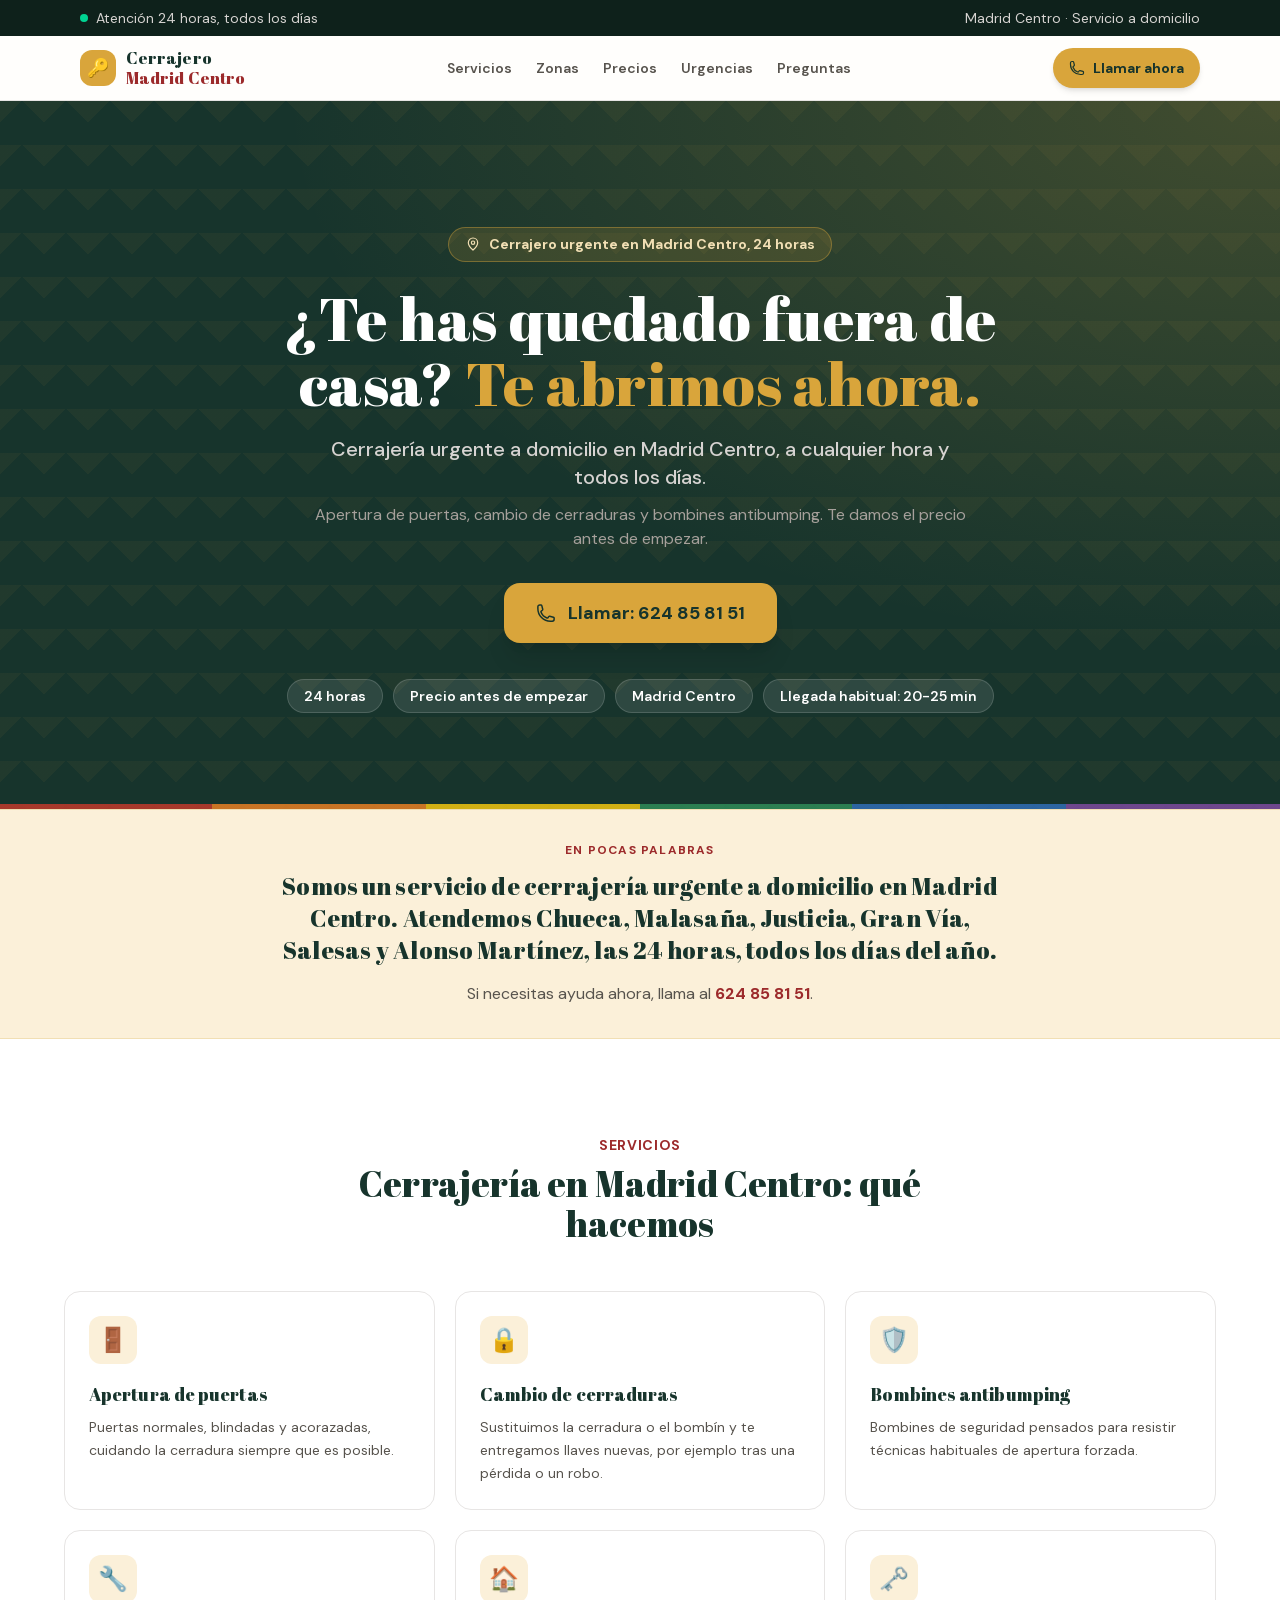
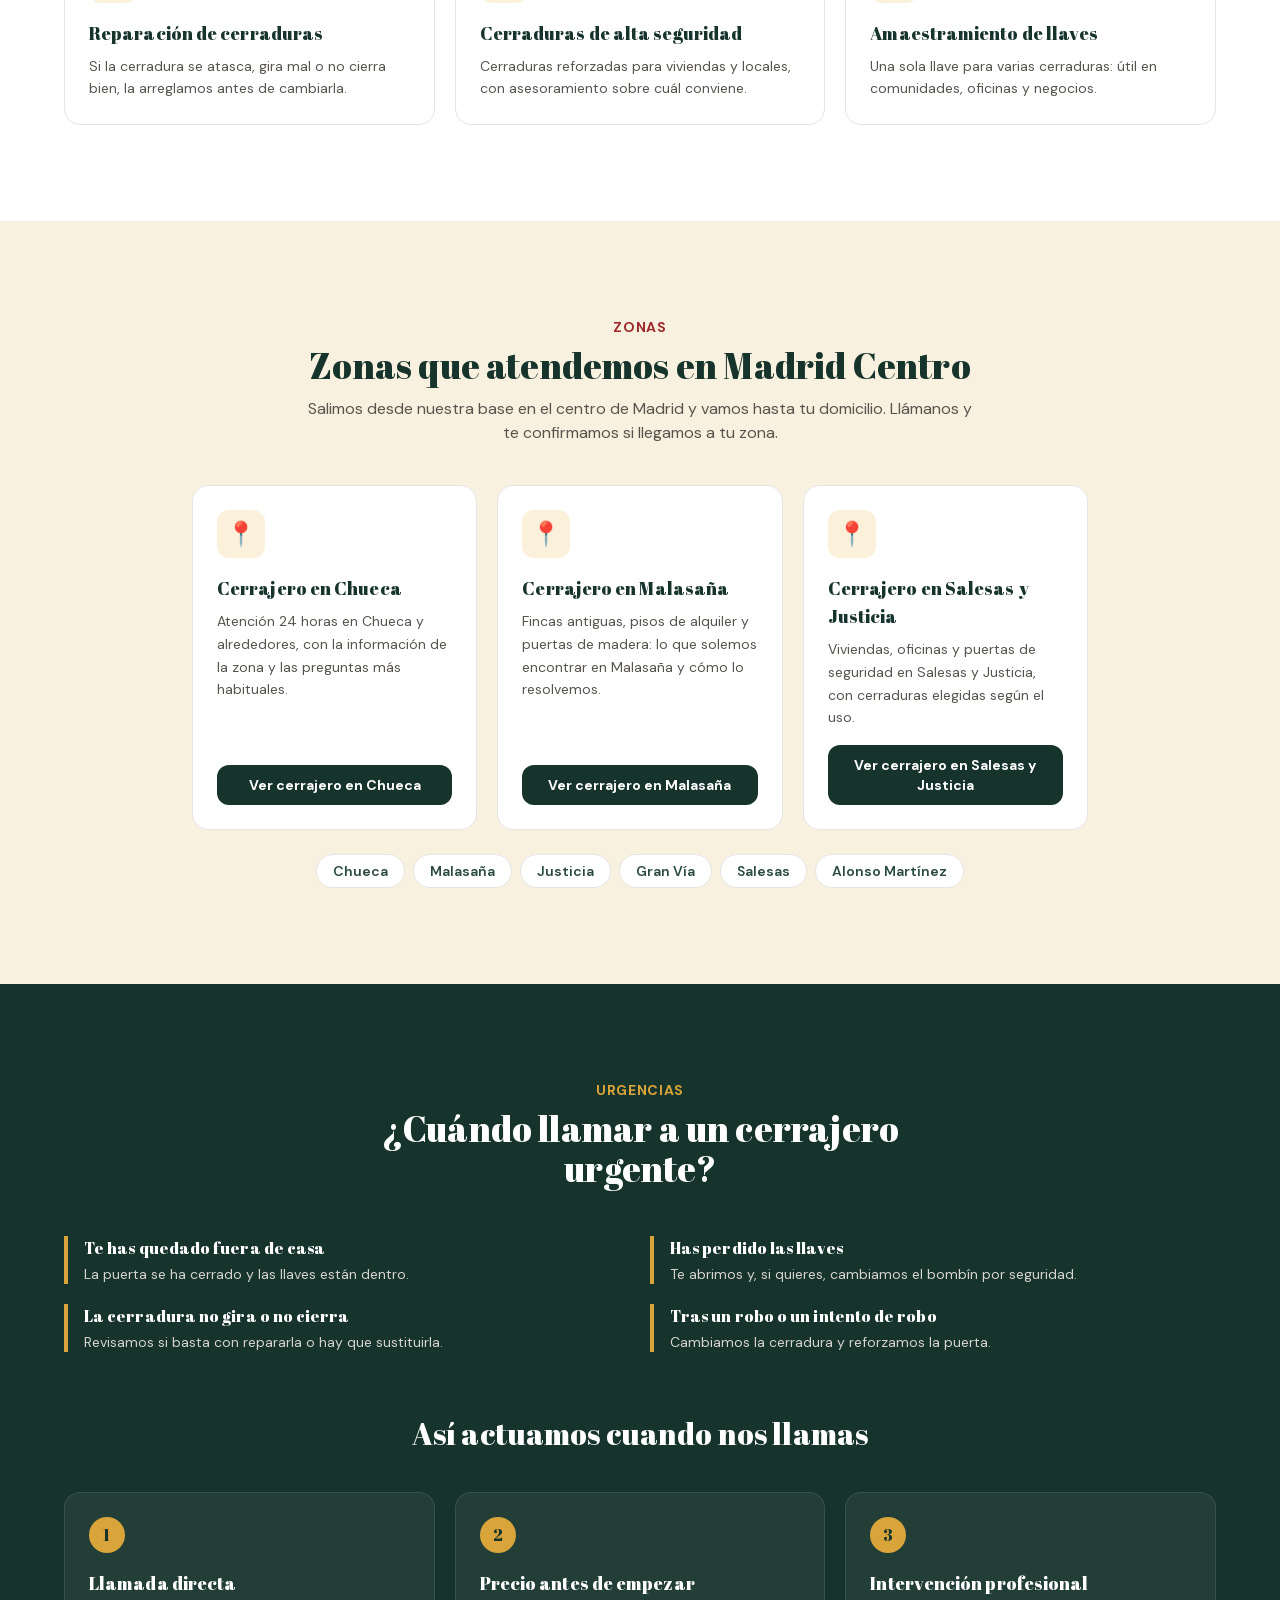
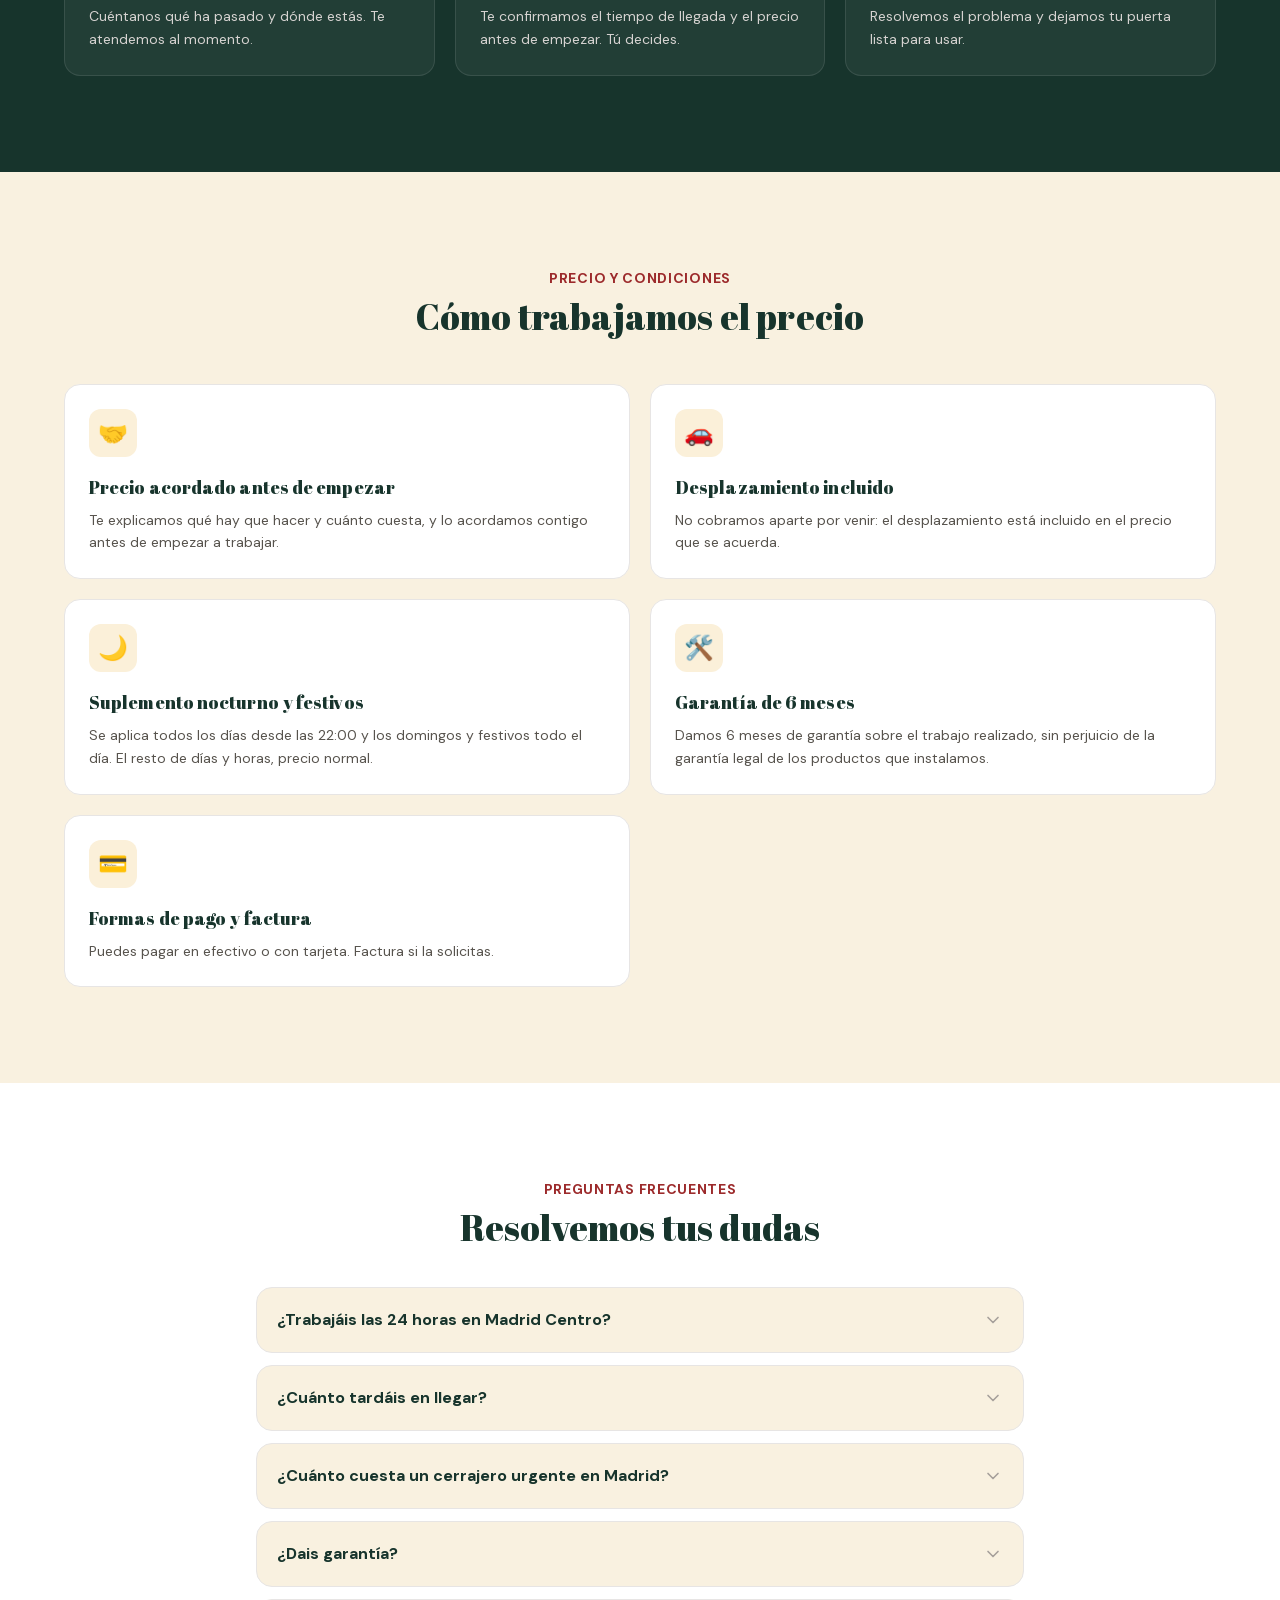
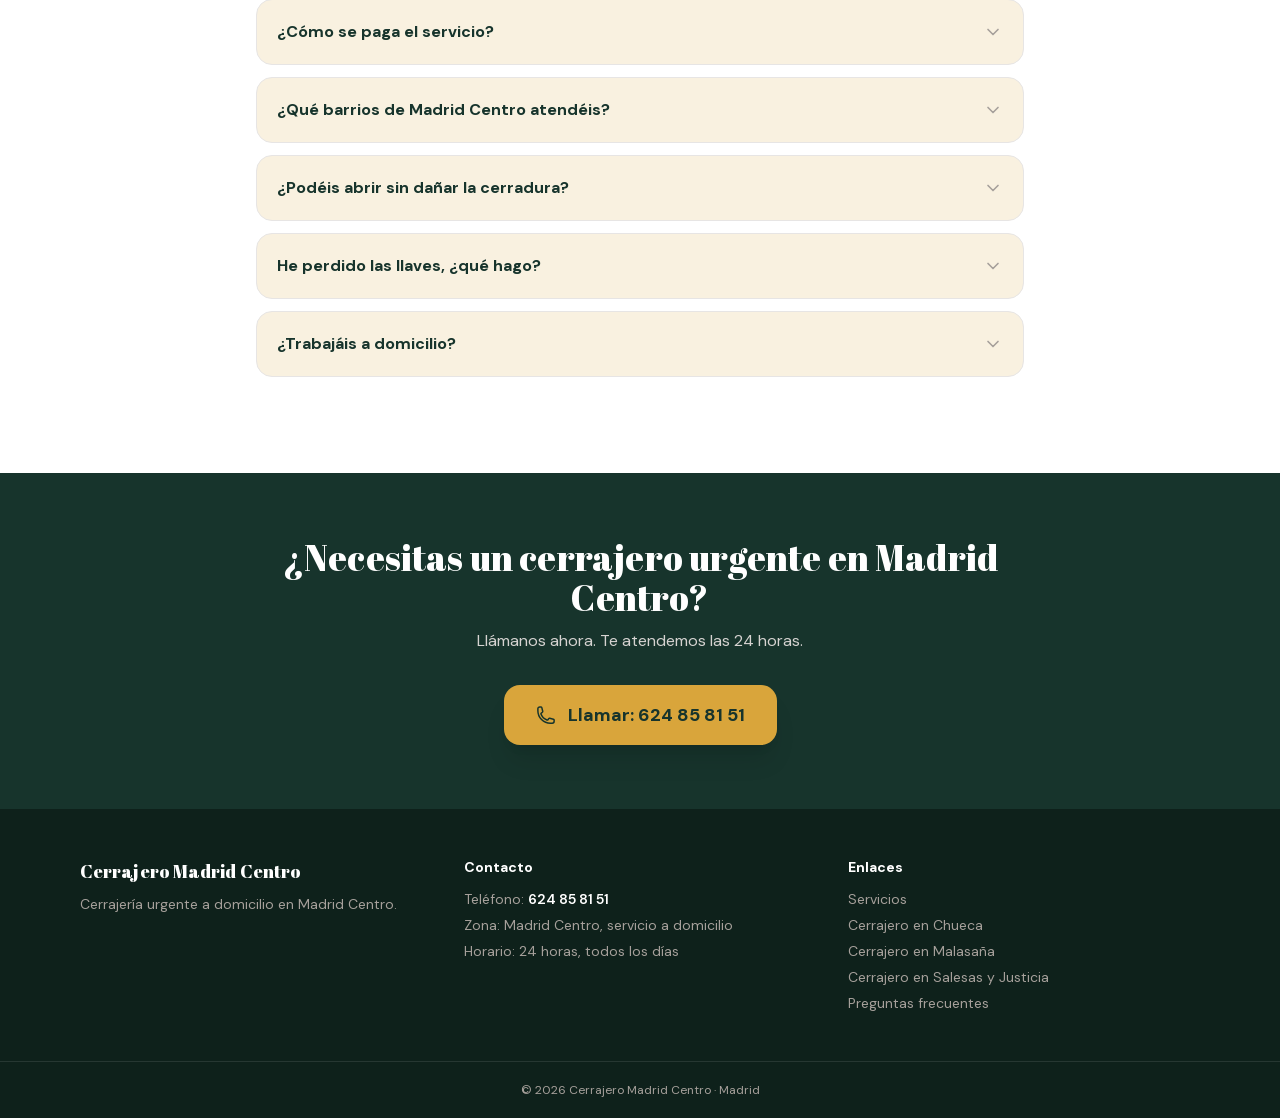
<file: index.html>
<!DOCTYPE html>
<html lang="es" class="scroll-smooth">
<head>
    <meta charset="UTF-8">
    <meta name="viewport" content="width=device-width, initial-scale=1.0">
    <title>Cerrajero urgente en Madrid Centro, 24 horas</title>
    <meta name="description" content="Cerrajero urgente en Madrid Centro las 24 horas: apertura de puertas, cambio de cerraduras y bombines antibumping. Llama al 624 85 81 51.">
    <meta name="robots" content="index, follow, max-image-preview:large, max-snippet:-1">
    <meta name="theme-color" content="#17342c">

    <link rel="icon" href="/favicon.svg" type="image/svg+xml">

    <link rel="canonical" href="https://cerrajeromadridcentro.es/">

    <meta property="og:type" content="website">
    <meta property="og:locale" content="es_ES">
    <meta property="og:site_name" content="Cerrajero Madrid Centro">
    <meta property="og:url" content="https://cerrajeromadridcentro.es/">
    <meta property="og:title" content="Cerrajero urgente en Madrid Centro, 24 horas">
    <meta property="og:description" content="Cerrajero urgente en Madrid Centro las 24 horas: apertura de puertas, cambio de cerraduras y bombines antibumping. Llama al 624 85 81 51.">
    <meta property="og:image" content="https://cerrajeromadridcentro.es/og-madrid-centro.jpg">
    <meta property="og:image:width" content="1200">
    <meta property="og:image:height" content="630">
    <meta property="og:image:alt" content="Cerrajero urgente 24 horas en Madrid Centro: bombín en una puerta de madera">
    <meta name="twitter:card" content="summary_large_image">
    <meta name="twitter:title" content="Cerrajero urgente en Madrid Centro, 24 horas">
    <meta name="twitter:description" content="Cerrajero urgente en Madrid Centro las 24 horas: apertura de puertas, cambio de cerraduras y bombines antibumping. Llama al 624 85 81 51.">
    <meta name="twitter:image" content="https://cerrajeromadridcentro.es/og-madrid-centro.jpg">

    <link rel="preload" href="/dmsans.woff" as="font" type="font/woff" crossorigin>
    <link rel="preload" href="/abrilfatface.woff" as="font" type="font/woff" crossorigin>
    <link rel="stylesheet" href="/estilos.css">

    <script type="application/ld+json">
{
  "@context": "https://schema.org",
  "@graph": [
    {
      "@type": "Locksmith",
      "@id": "https://cerrajeromadridcentro.es/#negocio",
      "name": "Cerrajero Madrid Centro",
      "alternateName": "Cerrajeros Chueca 24H",
      "url": "https://cerrajeromadridcentro.es/",
      "image": "https://cerrajeromadridcentro.es/og-madrid-centro.jpg",
      "description": "Cerrajero urgente en Madrid Centro las 24 horas: apertura de puertas, cambio de cerraduras, bombines antibumping y reparación de cerraduras.",
      "telephone": "+34624858151",
      "paymentAccepted": "Efectivo, tarjeta",
      "address": {
        "@type": "PostalAddress",
        "addressLocality": "Madrid",
        "addressRegion": "Madrid",
        "addressCountry": "ES"
      },
      "openingHoursSpecification": {
        "@type": "OpeningHoursSpecification",
        "dayOfWeek": [
          "Monday",
          "Tuesday",
          "Wednesday",
          "Thursday",
          "Friday",
          "Saturday",
          "Sunday"
        ],
        "opens": "00:00",
        "closes": "23:59"
      },
      "areaServed": [
        {
          "@type": "Place",
          "name": "Chueca, Madrid"
        },
        {
          "@type": "Place",
          "name": "Malasaña, Madrid"
        },
        {
          "@type": "Place",
          "name": "Justicia, Madrid"
        },
        {
          "@type": "Place",
          "name": "Gran Vía, Madrid"
        },
        {
          "@type": "Place",
          "name": "Salesas, Madrid"
        },
        {
          "@type": "Place",
          "name": "Alonso Martínez, Madrid"
        }
      ],
      "hasOfferCatalog": {
        "@type": "OfferCatalog",
        "name": "Servicios de cerrajería",
        "itemListElement": [
          {
            "@type": "Offer",
            "itemOffered": {
              "@type": "Service",
              "name": "Apertura de puertas"
            }
          },
          {
            "@type": "Offer",
            "itemOffered": {
              "@type": "Service",
              "name": "Cambio de cerraduras"
            }
          },
          {
            "@type": "Offer",
            "itemOffered": {
              "@type": "Service",
              "name": "Bombines antibumping"
            }
          },
          {
            "@type": "Offer",
            "itemOffered": {
              "@type": "Service",
              "name": "Reparación de cerraduras"
            }
          },
          {
            "@type": "Offer",
            "itemOffered": {
              "@type": "Service",
              "name": "Urgencias 24 horas"
            }
          },
          {
            "@type": "Offer",
            "itemOffered": {
              "@type": "Service",
              "name": "Amaestramiento de llaves"
            }
          },
          {
            "@type": "Offer",
            "itemOffered": {
              "@type": "Service",
              "name": "Cerraduras de alta seguridad"
            }
          }
        ]
      }
    },
    {
      "@type": "WebSite",
      "@id": "https://cerrajeromadridcentro.es/#web",
      "url": "https://cerrajeromadridcentro.es/",
      "name": "Cerrajero Madrid Centro",
      "inLanguage": "es-ES",
      "publisher": {
        "@id": "https://cerrajeromadridcentro.es/#negocio"
      }
    }
  ]
}
    </script>

    <script type="application/ld+json">
{
  "@context": "https://schema.org",
  "@type": "FAQPage",
  "mainEntity": [
    {
      "@type": "Question",
      "name": "¿Trabajáis las 24 horas en Madrid Centro?",
      "acceptedAnswer": {
        "@type": "Answer",
        "text": "Sí, atendemos urgencias a cualquier hora, todos los días del año, incluidos festivos y fines de semana."
      }
    },
    {
      "@type": "Question",
      "name": "¿Cuánto tardáis en llegar?",
      "acceptedAnswer": {
        "@type": "Answer",
        "text": "Normalmente llegamos en 20-25 minutos a cualquier punto de Madrid Centro. Puede ser algo más si estamos atendiendo otro servicio o hay mucho tráfico; al llamar te damos el tiempo estimado."
      }
    },
    {
      "@type": "Question",
      "name": "¿Cuánto cuesta un cerrajero urgente en Madrid?",
      "acceptedAnswer": {
        "@type": "Answer",
        "text": "Depende del tipo de puerta, de la cerradura y del horario. El precio se acuerda contigo antes de empezar y el desplazamiento está incluido. Hay suplemento todos los días a partir de las 22:00 y los domingos y festivos todo el día; el resto del tiempo, precio normal."
      }
    },
    {
      "@type": "Question",
      "name": "¿Dais garantía?",
      "acceptedAnswer": {
        "@type": "Answer",
        "text": "Sí, 6 meses de garantía sobre el trabajo realizado, sin perjuicio de la garantía legal de los productos que instalamos."
      }
    },
    {
      "@type": "Question",
      "name": "¿Cómo se paga el servicio?",
      "acceptedAnswer": {
        "@type": "Answer",
        "text": "Puedes pagar en efectivo o con tarjeta. Si necesitas factura, la emitimos cuando la solicites."
      }
    },
    {
      "@type": "Question",
      "name": "¿Qué barrios de Madrid Centro atendéis?",
      "acceptedAnswer": {
        "@type": "Answer",
        "text": "Atendemos Chueca, Malasaña, Justicia, Gran Vía, Salesas y Alonso Martínez. Si estás en otra zona, llámanos y te decimos si podemos atenderte."
      }
    },
    {
      "@type": "Question",
      "name": "¿Podéis abrir sin dañar la cerradura?",
      "acceptedAnswer": {
        "@type": "Answer",
        "text": "En muchos casos sí. Si por el tipo de cerradura hiciera falta cambiarla, te lo explicamos antes de hacerlo."
      }
    },
    {
      "@type": "Question",
      "name": "He perdido las llaves, ¿qué hago?",
      "acceptedAnswer": {
        "@type": "Answer",
        "text": "Llámanos para abrirte la puerta. Después te recomendamos cambiar el bombín, sobre todo si no sabes dónde han podido quedar las llaves."
      }
    },
    {
      "@type": "Question",
      "name": "¿Trabajáis a domicilio?",
      "acceptedAnswer": {
        "@type": "Answer",
        "text": "Sí, nos desplazamos hasta donde estés en Madrid Centro. Al llamar te confirmamos si llegamos a tu zona y el tiempo estimado."
      }
    }
  ]
}
    </script>
</head>
<body class="bg-[#f9f1e0] text-ink-800 font-sans antialiased pb-24 md:pb-0">

    <!-- Iconos SVG propios (funcionan sin librerías externas) -->
    <!-- Iconos SVG propios (funcionan sin librerías externas) -->
    <svg width="0" height="0" style="position:absolute" aria-hidden="true">
        <symbol id="i-phone" viewBox="0 0 24 24" fill="none" stroke="currentColor" stroke-width="1.8" stroke-linecap="round" stroke-linejoin="round">
            <path d="M2.25 6.75c0 8.284 6.716 15 15 15h2.25a2.25 2.25 0 002.25-2.25v-1.372c0-.516-.351-.966-.852-1.091l-4.423-1.106c-.44-.11-.902.055-1.173.417l-.97 1.293c-.282.376-.769.542-1.21.38a12.035 12.035 0 01-7.143-7.143c-.162-.441.004-.928.38-1.21l1.293-.97c.363-.271.527-.734.417-1.173L6.963 3.102a1.125 1.125 0 00-1.091-.852H4.5A2.25 2.25 0 002.25 4.5v2.25z"/>
        </symbol>
        <symbol id="i-check" viewBox="0 0 24 24" fill="none" stroke="currentColor" stroke-width="2.4" stroke-linecap="round" stroke-linejoin="round">
            <path d="M5 13l4 4L19 7"/>
        </symbol>
        <symbol id="i-pin" viewBox="0 0 24 24" fill="none" stroke="currentColor" stroke-width="1.8" stroke-linecap="round" stroke-linejoin="round">
            <path d="M12 21s-7-6.2-7-11a7 7 0 1114 0c0 4.8-7 11-7 11z"/><circle cx="12" cy="10" r="2.5"/>
        </symbol>
        <symbol id="i-chevron" viewBox="0 0 24 24" fill="none" stroke="currentColor" stroke-width="2" stroke-linecap="round" stroke-linejoin="round">
            <path d="M6 9l6 6 6-6"/>
        </symbol>
    </svg>

    <div class="bg-ink-950 text-stone-300 text-xs sm:text-sm">
        <div class="max-w-6xl mx-auto px-4 py-2 flex items-center justify-center sm:justify-between gap-4">
            <span class="flex items-center gap-2"><span class="inline-block w-2 h-2 rounded-full bg-emerald-400"></span> Atención 24 horas, todos los días</span>
            <span class="hidden sm:inline">Madrid Centro · Servicio a domicilio</span>
        </div>
    </div>

    <header class="sticky top-0 z-40 bg-white/90 backdrop-blur border-b border-stone-200">
        <div class="max-w-6xl mx-auto px-4 h-16 flex items-center justify-between gap-4">
            <a href="/" class="flex items-center gap-2.5 shrink-0" aria-label="Cerrajero Madrid Centro, inicio">
                <span class="w-9 h-9 rounded-xl bg-brand-500 text-ink-900 flex items-center justify-center text-lg">🔑</span>
                <span class="font-display font-semibold text-ink-900 leading-tight text-sm sm:text-base">Cerrajero<br><span class="text-brand-700 italic">Madrid Centro</span></span>
            </a>
            <nav class="hidden lg:flex items-center gap-6 text-sm font-semibold text-stone-600" aria-label="Principal">
                <a href="#servicios" class="hover:text-ink-900 transition">Servicios</a>
                <a href="#zonas" class="hover:text-ink-900 transition">Zonas</a>
                <a href="#precios" class="hover:text-ink-900 transition">Precios</a>
                <a href="#urgencias" class="hover:text-ink-900 transition">Urgencias</a>
                <a href="#faq" class="hover:text-ink-900 transition">Preguntas</a>
            </nav>
            <div class="flex items-center gap-2">
                <a href="tel:+34624858151" class="flex items-center gap-2 bg-brand-500 hover:bg-brand-600 text-ink-900 font-bold text-sm py-2.5 px-4 rounded-full transition shadow-md">
                    <svg class="w-4 h-4"><use href="#i-phone"/></svg> Llamar ahora
                </a>
            </div>
        </div>
    </header>

    <main>
        <section id="inicio" class="relative bg-ink-900 text-white overflow-hidden">
            <div class="absolute inset-0 bg-[radial-gradient(ellipse_at_top_right,rgba(217,165,59,.22),transparent_55%)]"></div>
            <div class="absolute inset-0 azulejo" aria-hidden="true"></div>
            <div class="relative max-w-4xl mx-auto px-4 py-16 md:py-24 text-center">
                <h1 class="font-display text-4xl sm:text-5xl lg:text-6xl font-semibold leading-[1.08] tracking-tight mb-5">
                    <span class="block mb-6"><span class="inline-flex items-center gap-2 bg-brand-500/15 text-brand-100 border border-brand-500/40 font-sans text-xs sm:text-sm font-bold tracking-normal leading-normal px-4 py-1.5 rounded-full"><svg class="w-4 h-4"><use href="#i-pin"/></svg> Cerrajero urgente en Madrid Centro, 24 horas</span></span>
                    ¿Te has quedado fuera de casa? <span class="text-brand-500 italic">Te abrimos ahora.</span>
                </h1>
                <h2 class="text-lg md:text-xl text-stone-300 font-medium mb-3 max-w-2xl mx-auto">
                    Cerrajería urgente a domicilio en Madrid Centro, a cualquier hora y todos los días.
                </h2>
                <p class="text-stone-400 mb-8 max-w-2xl mx-auto">
                    Apertura de puertas, cambio de cerraduras y bombines antibumping. Te damos el precio antes de empezar.
                </p>
                <div class="flex flex-col sm:flex-row gap-3 justify-center">
                    <a href="tel:+34624858151" class="bg-brand-500 hover:bg-brand-600 text-ink-900 text-lg font-bold py-4 px-8 rounded-2xl transition active:scale-[.98] flex items-center justify-center gap-3 shadow-xl">
                        <svg class="w-5 h-5"><use href="#i-phone"/></svg> Llamar: 624 85 81 51
                    </a>
                </div>
                <ul class="mt-9 flex flex-wrap justify-center gap-2.5 text-sm font-semibold">
                    <li class="bg-white/10 border border-white/15 rounded-full px-4 py-1.5">24 horas</li>
                    <li class="bg-white/10 border border-white/15 rounded-full px-4 py-1.5">Precio antes de empezar</li>
                    <li class="bg-white/10 border border-white/15 rounded-full px-4 py-1.5">Madrid Centro</li>
                    <li class="bg-white/10 border border-white/15 rounded-full px-4 py-1.5">Llegada habitual: 20-25 min</li>
                </ul>
            </div>
            <div class="orgullo absolute inset-x-0 bottom-0" aria-hidden="true"></div>
        </section>

        <section class="bg-brand-50 border-y border-brand-100">
            <div class="max-w-3xl mx-auto px-4 py-8 text-center">
                <p class="text-brand-700 text-xs font-bold uppercase tracking-widest mb-3">En pocas palabras</p>
                <p class="font-display text-xl md:text-2xl font-semibold text-ink-900">Somos un servicio de cerrajería urgente a domicilio en Madrid Centro. Atendemos Chueca, Malasaña, Justicia, Gran Vía, Salesas y Alonso Martínez, las 24 horas, todos los días del año.</p>
                <p class="text-stone-600 mt-4">Si necesitas ayuda ahora, llama al <a href="tel:+34624858151" class="text-brand-700 font-bold">624 85 81 51</a>.</p>
            </div>
        </section>

        <section id="servicios" class="py-16 md:py-24 px-4 bg-white">
            <div class="max-w-6xl mx-auto">
                <div class="text-center max-w-2xl mx-auto mb-12">
                    <p class="text-brand-700 font-bold text-sm uppercase tracking-wider mb-2">Servicios</p>
                    <h2 class="font-display text-3xl md:text-4xl font-semibold text-ink-900">Cerrajería en Madrid Centro: qué hacemos</h2>
                </div>
                <div class="grid sm:grid-cols-2 lg:grid-cols-3 gap-5">
                    <article class="bg-white p-6 rounded-2xl border border-stone-200">
                        <div class="w-12 h-12 rounded-xl bg-brand-50 flex items-center justify-center text-2xl mb-4">🚪</div>
                        <h3 class="font-display font-semibold text-lg text-ink-900 mb-2">Apertura de puertas</h3>
                        <p class="text-stone-600 text-sm leading-relaxed">Puertas normales, blindadas y acorazadas, cuidando la cerradura siempre que es posible.</p>
                    </article>
                    <article class="bg-white p-6 rounded-2xl border border-stone-200">
                        <div class="w-12 h-12 rounded-xl bg-brand-50 flex items-center justify-center text-2xl mb-4">🔒</div>
                        <h3 class="font-display font-semibold text-lg text-ink-900 mb-2">Cambio de cerraduras</h3>
                        <p class="text-stone-600 text-sm leading-relaxed">Sustituimos la cerradura o el bombín y te entregamos llaves nuevas, por ejemplo tras una pérdida o un robo.</p>
                    </article>
                    <article class="bg-white p-6 rounded-2xl border border-stone-200">
                        <div class="w-12 h-12 rounded-xl bg-brand-50 flex items-center justify-center text-2xl mb-4">🛡️</div>
                        <h3 class="font-display font-semibold text-lg text-ink-900 mb-2">Bombines antibumping</h3>
                        <p class="text-stone-600 text-sm leading-relaxed">Bombines de seguridad pensados para resistir técnicas habituales de apertura forzada.</p>
                    </article>
                    <article class="bg-white p-6 rounded-2xl border border-stone-200">
                        <div class="w-12 h-12 rounded-xl bg-brand-50 flex items-center justify-center text-2xl mb-4">🔧</div>
                        <h3 class="font-display font-semibold text-lg text-ink-900 mb-2">Reparación de cerraduras</h3>
                        <p class="text-stone-600 text-sm leading-relaxed">Si la cerradura se atasca, gira mal o no cierra bien, la arreglamos antes de cambiarla.</p>
                    </article>
                    <article class="bg-white p-6 rounded-2xl border border-stone-200">
                        <div class="w-12 h-12 rounded-xl bg-brand-50 flex items-center justify-center text-2xl mb-4">🏠</div>
                        <h3 class="font-display font-semibold text-lg text-ink-900 mb-2">Cerraduras de alta seguridad</h3>
                        <p class="text-stone-600 text-sm leading-relaxed">Cerraduras reforzadas para viviendas y locales, con asesoramiento sobre cuál conviene.</p>
                    </article>
                    <article class="bg-white p-6 rounded-2xl border border-stone-200">
                        <div class="w-12 h-12 rounded-xl bg-brand-50 flex items-center justify-center text-2xl mb-4">🗝️</div>
                        <h3 class="font-display font-semibold text-lg text-ink-900 mb-2">Amaestramiento de llaves</h3>
                        <p class="text-stone-600 text-sm leading-relaxed">Una sola llave para varias cerraduras: útil en comunidades, oficinas y negocios.</p>
                    </article>
                </div>
            </div>
        </section>

        <section id="zonas" class="py-16 md:py-24 px-4">
            <div class="max-w-4xl mx-auto">
                <div class="text-center max-w-2xl mx-auto mb-10">
                    <p class="text-brand-700 font-bold text-sm uppercase tracking-wider mb-2">Zonas</p>
                    <h2 class="font-display text-3xl md:text-4xl font-semibold text-ink-900 mb-3">Zonas que atendemos en Madrid Centro</h2>
                    <p class="text-stone-600">Salimos desde nuestra base en el centro de Madrid y vamos hasta tu domicilio. Llámanos y te confirmamos si llegamos a tu zona.</p>
                </div>
                <div class="grid md:grid-cols-3 gap-5 mb-6">
                    <article class="flex flex-col bg-white p-6 rounded-2xl border border-stone-200">
                        <div class="w-12 h-12 rounded-xl bg-brand-50 flex items-center justify-center text-2xl mb-4">📍</div>
                        <h3 class="font-display font-semibold text-lg text-ink-900 mb-2">Cerrajero en Chueca</h3>
                        <p class="text-stone-600 text-sm leading-relaxed mb-4 flex-1">Atención 24 horas en Chueca y alrededores, con la información de la zona y las preguntas más habituales.</p>
                        <a href="/cerrajero-chueca" class="text-center bg-ink-900 hover:bg-ink-800 text-white font-bold text-sm py-2.5 rounded-xl transition">Ver cerrajero en Chueca</a>
                    </article>
                    <article class="flex flex-col bg-white p-6 rounded-2xl border border-stone-200">
                        <div class="w-12 h-12 rounded-xl bg-brand-50 flex items-center justify-center text-2xl mb-4">📍</div>
                        <h3 class="font-display font-semibold text-lg text-ink-900 mb-2">Cerrajero en Malasaña</h3>
                        <p class="text-stone-600 text-sm leading-relaxed mb-4 flex-1">Fincas antiguas, pisos de alquiler y puertas de madera: lo que solemos encontrar en Malasaña y cómo lo resolvemos.</p>
                        <a href="/cerrajero-malasana" class="text-center bg-ink-900 hover:bg-ink-800 text-white font-bold text-sm py-2.5 rounded-xl transition">Ver cerrajero en Malasaña</a>
                    </article>
                    <article class="flex flex-col bg-white p-6 rounded-2xl border border-stone-200">
                        <div class="w-12 h-12 rounded-xl bg-brand-50 flex items-center justify-center text-2xl mb-4">📍</div>
                        <h3 class="font-display font-semibold text-lg text-ink-900 mb-2">Cerrajero en Salesas y Justicia</h3>
                        <p class="text-stone-600 text-sm leading-relaxed mb-4 flex-1">Viviendas, oficinas y puertas de seguridad en Salesas y Justicia, con cerraduras elegidas según el uso.</p>
                        <a href="/cerrajero-salesas-justicia" class="text-center bg-ink-900 hover:bg-ink-800 text-white font-bold text-sm py-2.5 rounded-xl transition">Ver cerrajero en Salesas y Justicia</a>
                    </article>
                </div>
                <ul class="flex flex-wrap justify-center gap-2 text-sm">
                    <li class="bg-white border border-stone-200 text-ink-800 font-semibold px-4 py-1.5 rounded-full">Chueca</li>
                    <li class="bg-white border border-stone-200 text-ink-800 font-semibold px-4 py-1.5 rounded-full">Malasaña</li>
                    <li class="bg-white border border-stone-200 text-ink-800 font-semibold px-4 py-1.5 rounded-full">Justicia</li>
                    <li class="bg-white border border-stone-200 text-ink-800 font-semibold px-4 py-1.5 rounded-full">Gran Vía</li>
                    <li class="bg-white border border-stone-200 text-ink-800 font-semibold px-4 py-1.5 rounded-full">Salesas</li>
                    <li class="bg-white border border-stone-200 text-ink-800 font-semibold px-4 py-1.5 rounded-full">Alonso Martínez</li>
                </ul>
            </div>
        </section>

        <section id="urgencias" class="py-16 md:py-24 px-4 bg-ink-900 text-white">
            <div class="max-w-6xl mx-auto">
                <div class="text-center max-w-2xl mx-auto mb-12">
                    <p class="text-brand-500 font-bold text-sm uppercase tracking-wider mb-2">Urgencias</p>
                    <h2 class="font-display text-3xl md:text-4xl font-semibold">¿Cuándo llamar a un cerrajero urgente?</h2>
                </div>
                <ul class="grid sm:grid-cols-2 gap-5 mb-16">
                    <li class="border-l-4 border-brand-500 pl-4"><p class="font-display font-semibold mb-1">Te has quedado fuera de casa</p><p class="text-stone-300 text-sm">La puerta se ha cerrado y las llaves están dentro.</p></li>
                    <li class="border-l-4 border-brand-500 pl-4"><p class="font-display font-semibold mb-1">Has perdido las llaves</p><p class="text-stone-300 text-sm">Te abrimos y, si quieres, cambiamos el bombín por seguridad.</p></li>
                    <li class="border-l-4 border-brand-500 pl-4"><p class="font-display font-semibold mb-1">La cerradura no gira o no cierra</p><p class="text-stone-300 text-sm">Revisamos si basta con repararla o hay que sustituirla.</p></li>
                    <li class="border-l-4 border-brand-500 pl-4"><p class="font-display font-semibold mb-1">Tras un robo o un intento de robo</p><p class="text-stone-300 text-sm">Cambiamos la cerradura y reforzamos la puerta.</p></li>
                </ul>
                <div class="text-center max-w-2xl mx-auto mb-10">
                    <h2 class="font-display text-2xl md:text-3xl font-semibold">Así actuamos cuando nos llamas</h2>
                </div>
                <ol class="grid md:grid-cols-3 gap-5">
                    <li class="bg-white/5 border border-white/10 rounded-2xl p-6">
                        <span class="w-9 h-9 rounded-full bg-brand-500 text-ink-900 font-display font-semibold flex items-center justify-center mb-4">1</span>
                        <h3 class="font-display font-semibold text-lg mb-2">Llamada directa</h3>
                        <p class="text-stone-300 text-sm leading-relaxed">Cuéntanos qué ha pasado y dónde estás. Te atendemos al momento.</p>
                    </li>
                    <li class="bg-white/5 border border-white/10 rounded-2xl p-6">
                        <span class="w-9 h-9 rounded-full bg-brand-500 text-ink-900 font-display font-semibold flex items-center justify-center mb-4">2</span>
                        <h3 class="font-display font-semibold text-lg mb-2">Precio antes de empezar</h3>
                        <p class="text-stone-300 text-sm leading-relaxed">Te confirmamos el tiempo de llegada y el precio antes de empezar. Tú decides.</p>
                    </li>
                    <li class="bg-white/5 border border-white/10 rounded-2xl p-6">
                        <span class="w-9 h-9 rounded-full bg-brand-500 text-ink-900 font-display font-semibold flex items-center justify-center mb-4">3</span>
                        <h3 class="font-display font-semibold text-lg mb-2">Intervención profesional</h3>
                        <p class="text-stone-300 text-sm leading-relaxed">Resolvemos el problema y dejamos tu puerta lista para usar.</p>
                    </li>
                </ol>
            </div>
        </section>

        <section id="precios" class="py-16 md:py-24 px-4">
            <div class="max-w-6xl mx-auto">
                <div class="text-center max-w-2xl mx-auto mb-12">
                    <p class="text-brand-700 font-bold text-sm uppercase tracking-wider mb-2">Precio y condiciones</p>
                    <h2 class="font-display text-3xl md:text-4xl font-semibold text-ink-900">Cómo trabajamos el precio</h2>
                </div>
                <div class="grid sm:grid-cols-2 gap-5">
                    <article class="bg-white p-6 rounded-2xl border border-stone-200">
                        <div class="w-12 h-12 rounded-xl bg-brand-50 flex items-center justify-center text-2xl mb-4">🤝</div>
                        <h3 class="font-display font-semibold text-lg text-ink-900 mb-2">Precio acordado antes de empezar</h3>
                        <p class="text-stone-600 text-sm leading-relaxed">Te explicamos qué hay que hacer y cuánto cuesta, y lo acordamos contigo antes de empezar a trabajar.</p>
                    </article>
                    <article class="bg-white p-6 rounded-2xl border border-stone-200">
                        <div class="w-12 h-12 rounded-xl bg-brand-50 flex items-center justify-center text-2xl mb-4">🚗</div>
                        <h3 class="font-display font-semibold text-lg text-ink-900 mb-2">Desplazamiento incluido</h3>
                        <p class="text-stone-600 text-sm leading-relaxed">No cobramos aparte por venir: el desplazamiento está incluido en el precio que se acuerda.</p>
                    </article>
                    <article class="bg-white p-6 rounded-2xl border border-stone-200">
                        <div class="w-12 h-12 rounded-xl bg-brand-50 flex items-center justify-center text-2xl mb-4">🌙</div>
                        <h3 class="font-display font-semibold text-lg text-ink-900 mb-2">Suplemento nocturno y festivos</h3>
                        <p class="text-stone-600 text-sm leading-relaxed">Se aplica todos los días desde las 22:00 y los domingos y festivos todo el día. El resto de días y horas, precio normal.</p>
                    </article>
                    <article class="bg-white p-6 rounded-2xl border border-stone-200">
                        <div class="w-12 h-12 rounded-xl bg-brand-50 flex items-center justify-center text-2xl mb-4">🛠️</div>
                        <h3 class="font-display font-semibold text-lg text-ink-900 mb-2">Garantía de 6 meses</h3>
                        <p class="text-stone-600 text-sm leading-relaxed">Damos 6 meses de garantía sobre el trabajo realizado, sin perjuicio de la garantía legal de los productos que instalamos.</p>
                    </article>
                    <article class="bg-white p-6 rounded-2xl border border-stone-200">
                        <div class="w-12 h-12 rounded-xl bg-brand-50 flex items-center justify-center text-2xl mb-4">💳</div>
                        <h3 class="font-display font-semibold text-lg text-ink-900 mb-2">Formas de pago y factura</h3>
                        <p class="text-stone-600 text-sm leading-relaxed">Puedes pagar en efectivo o con tarjeta. Factura si la solicitas.</p>
                    </article>
                </div>
            </div>
        </section>

        <section id="faq" class="py-16 md:py-24 px-4 bg-white">
            <div class="max-w-3xl mx-auto">
                <div class="text-center mb-10">
                    <p class="text-brand-700 font-bold text-sm uppercase tracking-wider mb-2">Preguntas frecuentes</p>
                    <h2 class="font-display text-3xl md:text-4xl font-semibold text-ink-900">Resolvemos tus dudas</h2>
                </div>
                <div class="space-y-3">
                    <details class="bg-[#f9f1e0] border border-stone-200 rounded-2xl p-5">
                        <summary class="flex justify-between items-center gap-4 cursor-pointer font-bold text-ink-900">¿Trabajáis las 24 horas en Madrid Centro?
                            <svg class="chev w-5 h-5 shrink-0 text-stone-400 transition"><use href="#i-chevron"/></svg></summary>
                        <p class="mt-3 text-stone-600 text-sm leading-relaxed">Sí, atendemos urgencias a cualquier hora, todos los días del año, incluidos festivos y fines de semana.</p>
                    </details>
                    <details class="bg-[#f9f1e0] border border-stone-200 rounded-2xl p-5">
                        <summary class="flex justify-between items-center gap-4 cursor-pointer font-bold text-ink-900">¿Cuánto tardáis en llegar?
                            <svg class="chev w-5 h-5 shrink-0 text-stone-400 transition"><use href="#i-chevron"/></svg></summary>
                        <p class="mt-3 text-stone-600 text-sm leading-relaxed">Normalmente llegamos en 20-25 minutos a cualquier punto de Madrid Centro. Puede ser algo más si estamos atendiendo otro servicio o hay mucho tráfico; al llamar te damos el tiempo estimado.</p>
                    </details>
                    <details class="bg-[#f9f1e0] border border-stone-200 rounded-2xl p-5">
                        <summary class="flex justify-between items-center gap-4 cursor-pointer font-bold text-ink-900">¿Cuánto cuesta un cerrajero urgente en Madrid?
                            <svg class="chev w-5 h-5 shrink-0 text-stone-400 transition"><use href="#i-chevron"/></svg></summary>
                        <p class="mt-3 text-stone-600 text-sm leading-relaxed">Depende del tipo de puerta, de la cerradura y del horario. El precio se acuerda contigo antes de empezar y el desplazamiento está incluido. Hay suplemento todos los días a partir de las 22:00 y los domingos y festivos todo el día; el resto del tiempo, precio normal.</p>
                    </details>
                    <details class="bg-[#f9f1e0] border border-stone-200 rounded-2xl p-5">
                        <summary class="flex justify-between items-center gap-4 cursor-pointer font-bold text-ink-900">¿Dais garantía?
                            <svg class="chev w-5 h-5 shrink-0 text-stone-400 transition"><use href="#i-chevron"/></svg></summary>
                        <p class="mt-3 text-stone-600 text-sm leading-relaxed">Sí, 6 meses de garantía sobre el trabajo realizado, sin perjuicio de la garantía legal de los productos que instalamos.</p>
                    </details>
                    <details class="bg-[#f9f1e0] border border-stone-200 rounded-2xl p-5">
                        <summary class="flex justify-between items-center gap-4 cursor-pointer font-bold text-ink-900">¿Cómo se paga el servicio?
                            <svg class="chev w-5 h-5 shrink-0 text-stone-400 transition"><use href="#i-chevron"/></svg></summary>
                        <p class="mt-3 text-stone-600 text-sm leading-relaxed">Puedes pagar en efectivo o con tarjeta. Si necesitas factura, la emitimos cuando la solicites.</p>
                    </details>
                    <details class="bg-[#f9f1e0] border border-stone-200 rounded-2xl p-5">
                        <summary class="flex justify-between items-center gap-4 cursor-pointer font-bold text-ink-900">¿Qué barrios de Madrid Centro atendéis?
                            <svg class="chev w-5 h-5 shrink-0 text-stone-400 transition"><use href="#i-chevron"/></svg></summary>
                        <p class="mt-3 text-stone-600 text-sm leading-relaxed">Atendemos Chueca, Malasaña, Justicia, Gran Vía, Salesas y Alonso Martínez. Si estás en otra zona, llámanos y te decimos si podemos atenderte.</p>
                    </details>
                    <details class="bg-[#f9f1e0] border border-stone-200 rounded-2xl p-5">
                        <summary class="flex justify-between items-center gap-4 cursor-pointer font-bold text-ink-900">¿Podéis abrir sin dañar la cerradura?
                            <svg class="chev w-5 h-5 shrink-0 text-stone-400 transition"><use href="#i-chevron"/></svg></summary>
                        <p class="mt-3 text-stone-600 text-sm leading-relaxed">En muchos casos sí. Si por el tipo de cerradura hiciera falta cambiarla, te lo explicamos antes de hacerlo.</p>
                    </details>
                    <details class="bg-[#f9f1e0] border border-stone-200 rounded-2xl p-5">
                        <summary class="flex justify-between items-center gap-4 cursor-pointer font-bold text-ink-900">He perdido las llaves, ¿qué hago?
                            <svg class="chev w-5 h-5 shrink-0 text-stone-400 transition"><use href="#i-chevron"/></svg></summary>
                        <p class="mt-3 text-stone-600 text-sm leading-relaxed">Llámanos para abrirte la puerta. Después te recomendamos cambiar el bombín, sobre todo si no sabes dónde han podido quedar las llaves.</p>
                    </details>
                    <details class="bg-[#f9f1e0] border border-stone-200 rounded-2xl p-5">
                        <summary class="flex justify-between items-center gap-4 cursor-pointer font-bold text-ink-900">¿Trabajáis a domicilio?
                            <svg class="chev w-5 h-5 shrink-0 text-stone-400 transition"><use href="#i-chevron"/></svg></summary>
                        <p class="mt-3 text-stone-600 text-sm leading-relaxed">Sí, nos desplazamos hasta donde estés en Madrid Centro. Al llamar te confirmamos si llegamos a tu zona y el tiempo estimado.</p>
                    </details>
                </div>
            </div>
        </section>

        <section class="py-16 px-4 bg-ink-900 text-white">
            <div class="max-w-3xl mx-auto text-center">
                <h2 class="font-display text-2xl md:text-4xl font-semibold mb-3">¿Necesitas un cerrajero urgente en Madrid Centro?</h2>
                <p class="text-stone-300 mb-8">Llámanos ahora. Te atendemos las 24 horas.</p>
                <div class="flex flex-col sm:flex-row gap-3 justify-center">
                    <a href="tel:+34624858151" class="bg-brand-500 hover:bg-brand-600 text-ink-900 text-lg font-bold py-4 px-8 rounded-2xl transition active:scale-[.98] flex items-center justify-center gap-3 shadow-xl">
                        <svg class="w-5 h-5"><use href="#i-phone"/></svg> Llamar: 624 85 81 51
                    </a>
                </div>
            </div>
        </section>
    </main>

    <footer class="bg-ink-950 text-stone-400 text-sm">
        <div class="max-w-6xl mx-auto px-4 py-12 grid md:grid-cols-3 gap-8">
            <div>
                <p class="font-display font-semibold text-white text-lg mb-2">Cerrajero Madrid Centro</p>
                <p class="leading-relaxed">Cerrajería urgente a domicilio en Madrid Centro.</p>
            </div>
            <div>
                <p class="font-bold text-white mb-3">Contacto</p>
                <address class="not-italic">
                <ul class="space-y-1.5">
                    <li>Teléfono: <a href="tel:+34624858151" class="text-white font-semibold hover:text-brand-500 transition">624 85 81 51</a></li>
                                        <li>Zona: Madrid Centro, servicio a domicilio</li>
                    <li>Horario: 24 horas, todos los días</li>
                </ul>
                </address>
            </div>
            <div>
                <p class="font-bold text-white mb-3">Enlaces</p>
                <ul class="space-y-1.5">
                    <li><a href="#servicios" class="hover:text-white transition">Servicios</a></li>
                    <li><a href="/cerrajero-chueca" class="hover:text-white transition">Cerrajero en Chueca</a></li>
                    <li><a href="/cerrajero-malasana" class="hover:text-white transition">Cerrajero en Malasaña</a></li>
                    <li><a href="/cerrajero-salesas-justicia" class="hover:text-white transition">Cerrajero en Salesas y Justicia</a></li>
                    <li><a href="#faq" class="hover:text-white transition">Preguntas frecuentes</a></li>
                </ul>
            </div>
        </div>
        <div class="border-t border-white/10 py-5 text-center text-xs">
            © <span id="year"></span> Cerrajero Madrid Centro · Madrid
        </div>
    </footer>

    <div class="fixed bottom-0 inset-x-0 bg-white/95 backdrop-blur border-t border-stone-200 p-3 flex gap-3 md:hidden z-50 shadow-2xl" style="padding-bottom: max(0.75rem, env(safe-area-inset-bottom));">
        <a href="tel:+34624858151" class="flex-1 bg-brand-500 text-ink-900 font-bold py-3.5 rounded-xl flex items-center justify-center gap-2 active:scale-[.98] transition">
            <svg class="w-5 h-5"><use href="#i-phone"/></svg> Llamar ahora: 624 85 81 51
        </a>
    </div>

    <script>
        document.getElementById('year').textContent = new Date().getFullYear();
    </script>
</body>
</html>
</file>
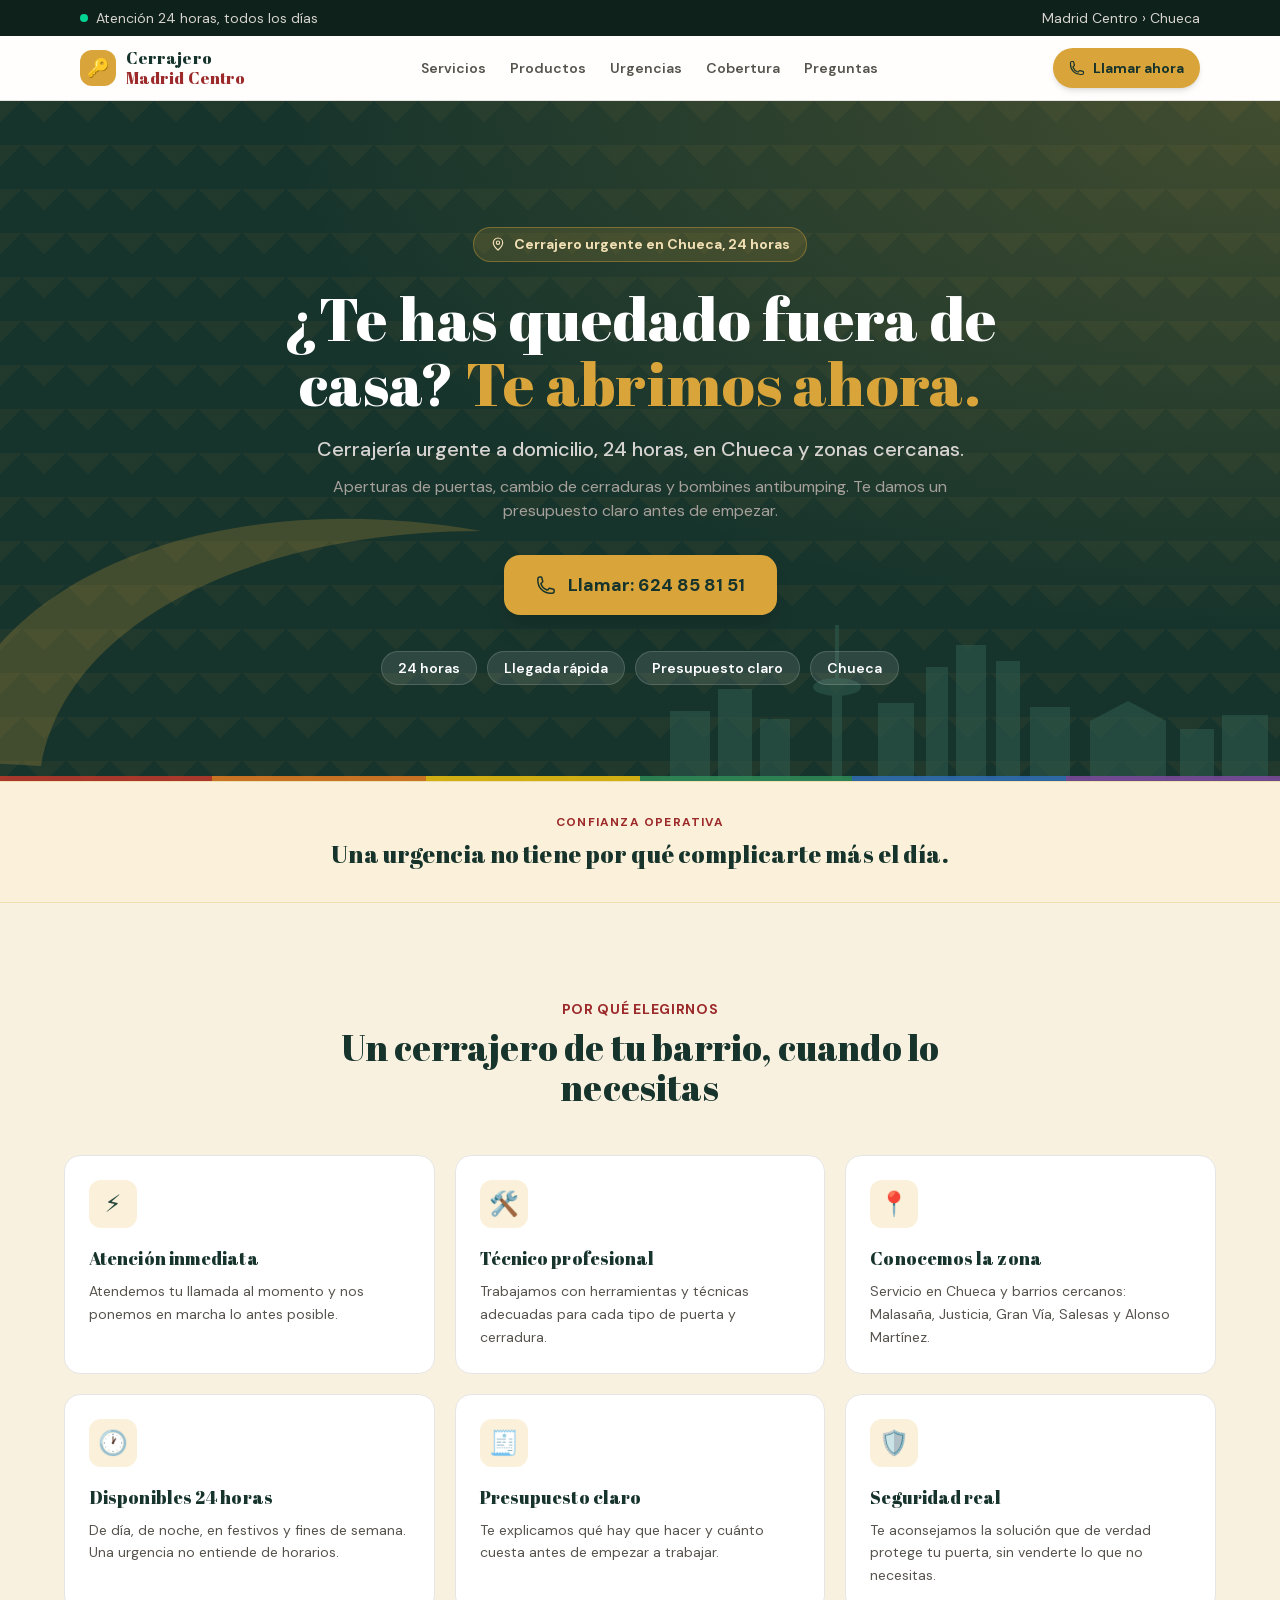
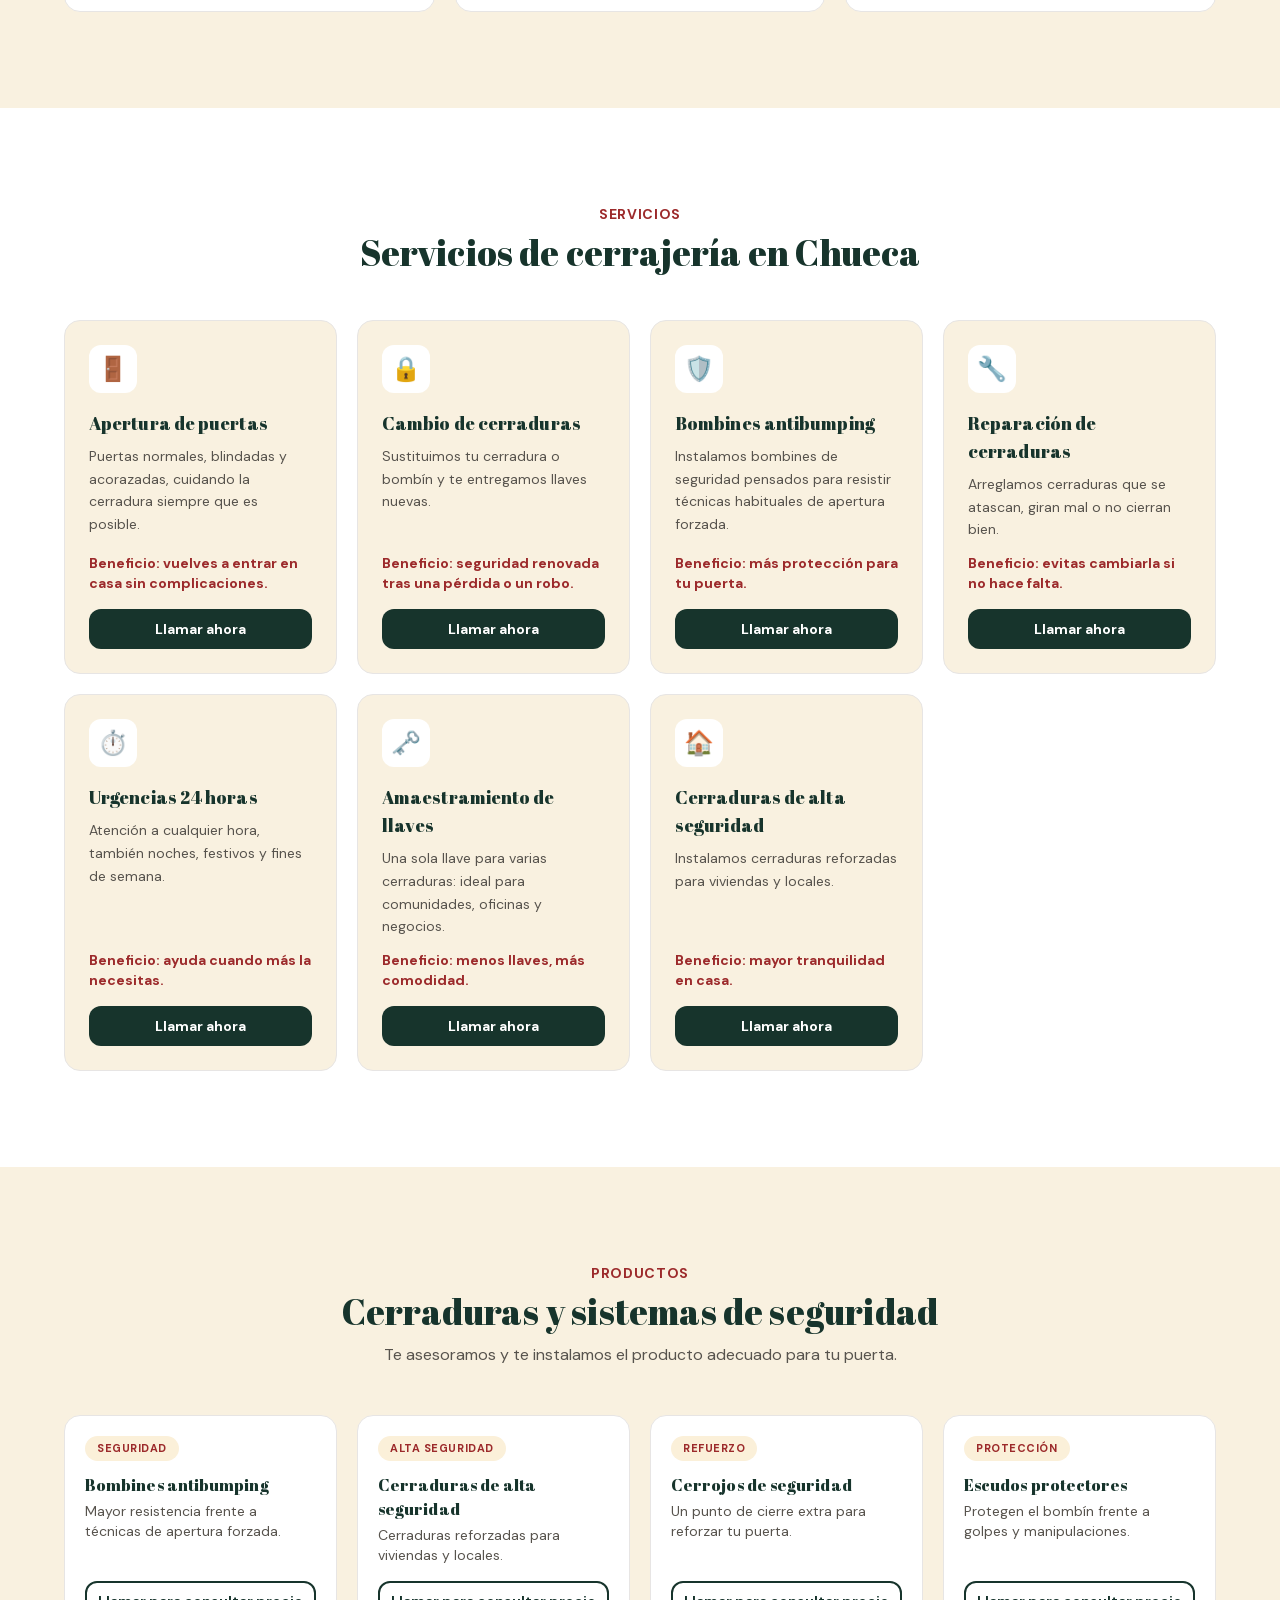
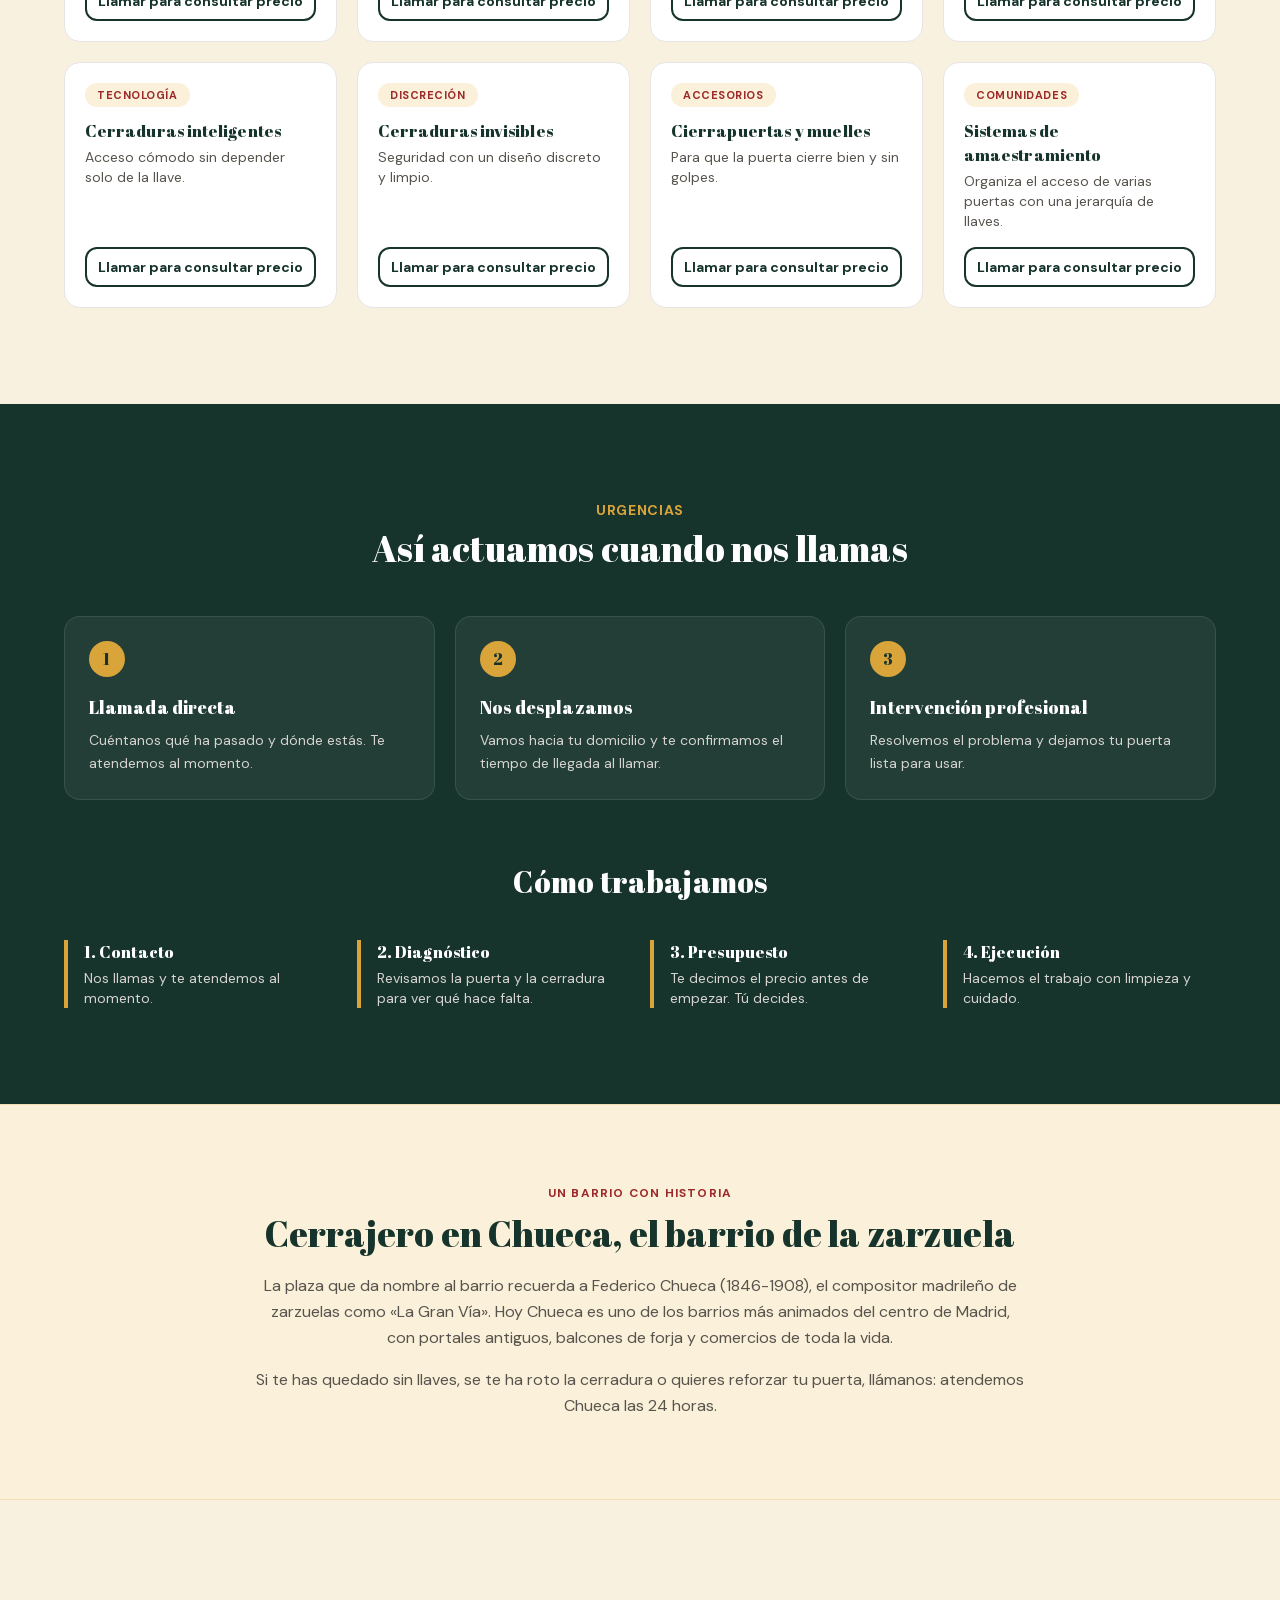
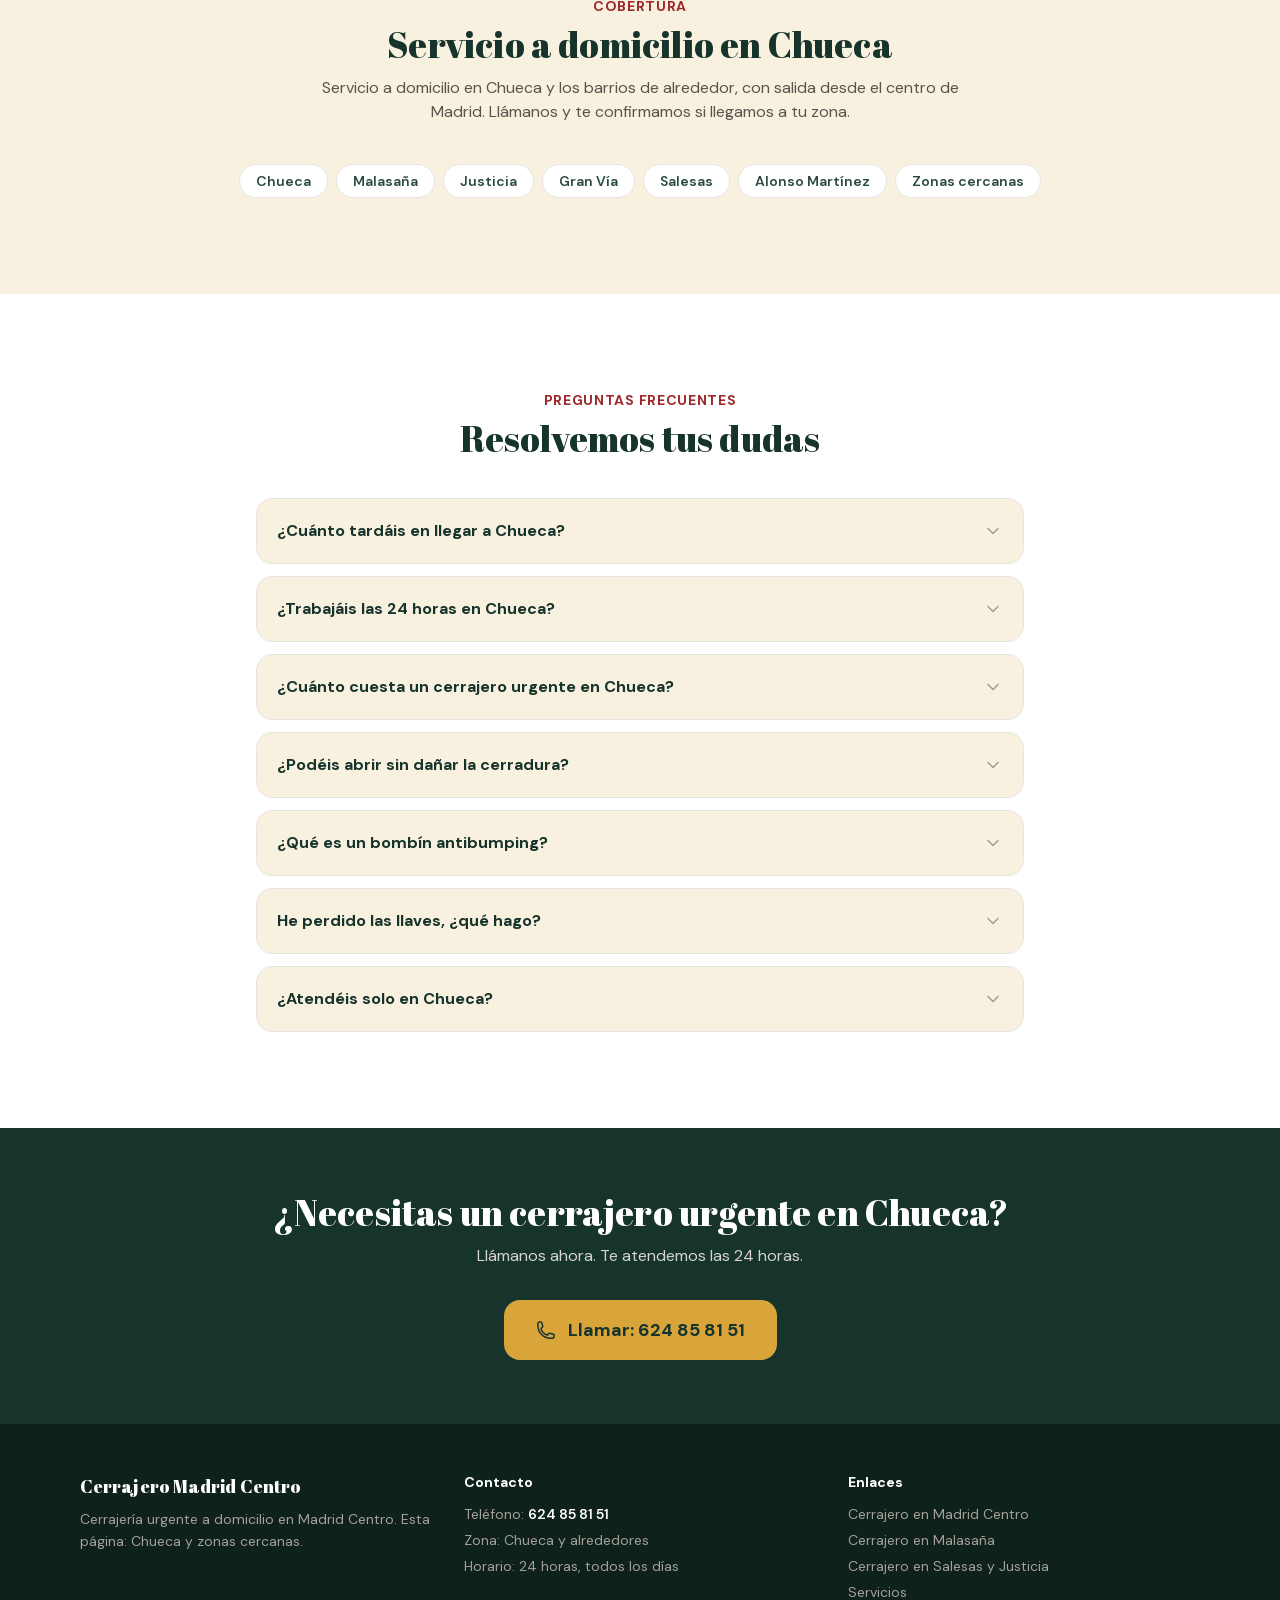
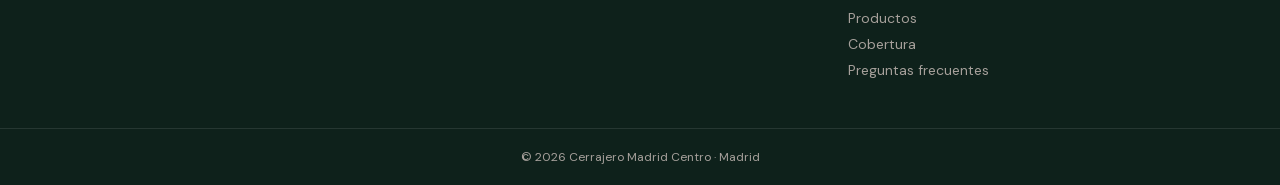
<file: cerrajero-chueca.html>
<!DOCTYPE html>
<html lang="es" class="scroll-smooth">
<head>
    <meta charset="UTF-8">
    <meta name="viewport" content="width=device-width, initial-scale=1.0">
    <title>Cerrajero urgente en Chueca 24h | Cerrajero Madrid Centro</title>
    <meta name="description" content="Cerrajero urgente en Chueca, Madrid, las 24 horas. Apertura de puertas, cambio de cerraduras y bombines antibumping. Llama al 624 85 81 51.">
    <meta name="robots" content="index, follow, max-image-preview:large, max-snippet:-1">
    <meta name="theme-color" content="#17342c">

    <link rel="icon" href="/favicon.svg" type="image/svg+xml">

    <link rel="canonical" href="https://cerrajeromadridcentro.es/cerrajero-chueca">

    <meta property="og:type" content="website">
    <meta property="og:locale" content="es_ES">
    <meta property="og:site_name" content="Cerrajero Madrid Centro">
    <meta property="og:url" content="https://cerrajeromadridcentro.es/cerrajero-chueca">
    <meta property="og:title" content="Cerrajero urgente en Chueca 24h | Cerrajero Madrid Centro">
    <meta property="og:description" content="Cerrajero urgente en Chueca, Madrid, las 24 horas. Apertura de puertas, cambio de cerraduras y bombines antibumping. Llama al 624 85 81 51.">
    <meta property="og:image" content="https://cerrajeromadridcentro.es/og-chueca.jpg">
    <meta property="og:image:width" content="1200">
    <meta property="og:image:height" content="630">
    <meta property="og:image:alt" content="Cerrajero urgente 24 horas en Chueca, Madrid: bombín en una puerta de madera">
    <meta name="twitter:card" content="summary_large_image">
    <meta name="twitter:title" content="Cerrajero urgente en Chueca 24h | Cerrajero Madrid Centro">
    <meta name="twitter:description" content="Cerrajero urgente en Chueca, Madrid, las 24 horas. Apertura de puertas, cambio de cerraduras y bombines antibumping. Llama al 624 85 81 51.">
    <meta name="twitter:image" content="https://cerrajeromadridcentro.es/og-chueca.jpg">

    <link rel="preload" href="/dmsans.woff" as="font" type="font/woff" crossorigin>
    <link rel="preload" href="/abrilfatface.woff" as="font" type="font/woff" crossorigin>
    <link rel="stylesheet" href="/estilos.css">

    <script type="application/ld+json">
{
  "@context": "https://schema.org",
  "@graph": [
    {
      "@type": "WebSite",
      "@id": "https://cerrajeromadridcentro.es/#web",
      "url": "https://cerrajeromadridcentro.es/",
      "name": "Cerrajero Madrid Centro",
      "inLanguage": "es-ES",
      "publisher": {
        "@id": "https://cerrajeromadridcentro.es/#negocio"
      }
    },
    {
      "@type": "WebPage",
      "@id": "https://cerrajeromadridcentro.es/cerrajero-chueca#pagina",
      "url": "https://cerrajeromadridcentro.es/cerrajero-chueca",
      "name": "Cerrajero urgente en Chueca 24h | Cerrajero Madrid Centro",
      "inLanguage": "es-ES",
      "isPartOf": {
        "@id": "https://cerrajeromadridcentro.es/#web"
      },
      "about": {
        "@id": "https://cerrajeromadridcentro.es/#negocio"
      },
      "breadcrumb": {
        "@id": "https://cerrajeromadridcentro.es/cerrajero-chueca#migas"
      },
      "spatialCoverage": {
        "@type": "Place",
        "name": "Chueca, Madrid"
      }
    },
    {
      "@type": "BreadcrumbList",
      "@id": "https://cerrajeromadridcentro.es/cerrajero-chueca#migas",
      "itemListElement": [
        {
          "@type": "ListItem",
          "position": 1,
          "name": "Madrid Centro",
          "item": "https://cerrajeromadridcentro.es/"
        },
        {
          "@type": "ListItem",
          "position": 2,
          "name": "Cerrajero en Chueca",
          "item": "https://cerrajeromadridcentro.es/cerrajero-chueca"
        }
      ]
    }
  ]
}
    </script>

    <script type="application/ld+json">
{
  "@context": "https://schema.org",
  "@type": "FAQPage",
  "mainEntity": [
    {
      "@type": "Question",
      "name": "¿Cuánto tardáis en llegar a Chueca?",
      "acceptedAnswer": {
        "@type": "Answer",
        "text": "Normalmente llegamos en 20-25 minutos. Puede ser algo más si estamos atendiendo otro servicio o hay mucho tráfico; al llamar te damos el tiempo estimado."
      }
    },
    {
      "@type": "Question",
      "name": "¿Trabajáis las 24 horas en Chueca?",
      "acceptedAnswer": {
        "@type": "Answer",
        "text": "Sí, atendemos urgencias a cualquier hora, todos los días del año, incluidos festivos y fines de semana."
      }
    },
    {
      "@type": "Question",
      "name": "¿Cuánto cuesta un cerrajero urgente en Chueca?",
      "acceptedAnswer": {
        "@type": "Answer",
        "text": "Depende del tipo de puerta, de la cerradura y del horario. El precio se acuerda contigo antes de empezar y el desplazamiento está incluido. Hay suplemento todos los días a partir de las 22:00 y los domingos y festivos todo el día; el resto del tiempo, precio normal."
      }
    },
    {
      "@type": "Question",
      "name": "¿Podéis abrir sin dañar la cerradura?",
      "acceptedAnswer": {
        "@type": "Answer",
        "text": "En muchos casos sí. Si por el tipo de cerradura hiciera falta cambiarla, te lo explicamos antes de hacerlo."
      }
    },
    {
      "@type": "Question",
      "name": "¿Qué es un bombín antibumping?",
      "acceptedAnswer": {
        "@type": "Answer",
        "text": "Es un bombín diseñado para resistir una técnica de apertura forzada muy conocida. Es una mejora sencilla que aumenta la protección de tu puerta."
      }
    },
    {
      "@type": "Question",
      "name": "He perdido las llaves, ¿qué hago?",
      "acceptedAnswer": {
        "@type": "Answer",
        "text": "Llámanos para abrirte la puerta. Después te recomendamos cambiar el bombín, sobre todo si no sabes dónde han podido quedar las llaves."
      }
    },
    {
      "@type": "Question",
      "name": "¿Atendéis solo en Chueca?",
      "acceptedAnswer": {
        "@type": "Answer",
        "text": "Nuestra zona principal es Chueca y los barrios cercanos. Si estás en otra zona, llámanos y te decimos si podemos atenderte."
      }
    }
  ]
}
    </script>
</head>
<body class="bg-[#f9f1e0] text-ink-800 font-sans antialiased pb-24 md:pb-0">

    <!-- Iconos SVG propios (funcionan sin librerías externas) -->
    <svg width="0" height="0" style="position:absolute" aria-hidden="true">
        <symbol id="i-phone" viewBox="0 0 24 24" fill="none" stroke="currentColor" stroke-width="1.8" stroke-linecap="round" stroke-linejoin="round">
            <path d="M2.25 6.75c0 8.284 6.716 15 15 15h2.25a2.25 2.25 0 002.25-2.25v-1.372c0-.516-.351-.966-.852-1.091l-4.423-1.106c-.44-.11-.902.055-1.173.417l-.97 1.293c-.282.376-.769.542-1.21.38a12.035 12.035 0 01-7.143-7.143c-.162-.441.004-.928.38-1.21l1.293-.97c.363-.271.527-.734.417-1.173L6.963 3.102a1.125 1.125 0 00-1.091-.852H4.5A2.25 2.25 0 002.25 4.5v2.25z"/>
        </symbol>
        <symbol id="i-check" viewBox="0 0 24 24" fill="none" stroke="currentColor" stroke-width="2.4" stroke-linecap="round" stroke-linejoin="round">
            <path d="M5 13l4 4L19 7"/>
        </symbol>
        <symbol id="i-pin" viewBox="0 0 24 24" fill="none" stroke="currentColor" stroke-width="1.8" stroke-linecap="round" stroke-linejoin="round">
            <path d="M12 21s-7-6.2-7-11a7 7 0 1114 0c0 4.8-7 11-7 11z"/><circle cx="12" cy="10" r="2.5"/>
        </symbol>
        <symbol id="i-chevron" viewBox="0 0 24 24" fill="none" stroke="currentColor" stroke-width="2" stroke-linecap="round" stroke-linejoin="round">
            <path d="M6 9l6 6 6-6"/>
        </symbol>
    </svg>

    <!-- Barra superior -->
    <div class="bg-ink-950 text-stone-300 text-xs sm:text-sm">
        <div class="max-w-6xl mx-auto px-4 py-2 flex items-center justify-center sm:justify-between gap-4">
            <span class="flex items-center gap-2"><span class="inline-block w-2 h-2 rounded-full bg-emerald-400"></span> Atención 24 horas, todos los días</span>
            <span class="hidden sm:inline"><a href="/" class="hover:text-white transition">Madrid Centro</a> › Chueca</span>
        </div>
    </div>

    <!-- Cabecera -->
    <header class="sticky top-0 z-40 bg-white/90 backdrop-blur border-b border-stone-200">
        <div class="max-w-6xl mx-auto px-4 h-16 flex items-center justify-between gap-4">
            <a href="/" class="flex items-center gap-2.5 shrink-0" aria-label="Cerrajero Madrid Centro, inicio">
                <span class="w-9 h-9 rounded-xl bg-brand-500 text-ink-900 flex items-center justify-center text-lg">🔑</span>
                <span class="font-display font-semibold text-ink-900 leading-tight text-sm sm:text-base">Cerrajero<br><span class="text-brand-700 italic">Madrid Centro</span></span>
            </a>
            <nav class="hidden lg:flex items-center gap-6 text-sm font-semibold text-stone-600" aria-label="Principal">
                <a href="#servicios" class="hover:text-ink-900 transition">Servicios</a>
                <a href="#productos" class="hover:text-ink-900 transition">Productos</a>
                <a href="#urgencias" class="hover:text-ink-900 transition">Urgencias</a>
                <a href="#cobertura" class="hover:text-ink-900 transition">Cobertura</a>
                <a href="#faq" class="hover:text-ink-900 transition">Preguntas</a>
            </nav>
            <div class="flex items-center gap-2">
                <a href="tel:+34624858151" class="flex items-center gap-2 bg-brand-500 hover:bg-brand-600 text-ink-900 font-bold text-sm py-2.5 px-4 rounded-full transition shadow-md">
                    <svg class="w-4 h-4"><use href="#i-phone"/></svg> Llamar ahora
                </a>
            </div>
        </div>
    </header>

    <main>
        <!-- Portada -->
        <section id="inicio" class="relative bg-ink-900 text-white overflow-hidden">
            <div class="absolute inset-0 bg-[radial-gradient(ellipse_at_top_right,rgba(217,165,59,.22),transparent_55%)]"></div>
            <div class="absolute inset-0 azulejo" aria-hidden="true"></div>
            <!-- Decoración: curva amarilla y silueta de Madrid (solo estética) -->
            <svg class="absolute -left-16 bottom-0 w-[420px] sm:w-[560px] pointer-events-none" viewBox="0 0 560 320" aria-hidden="true" focusable="false">
                <path d="M10 300 C 30 130, 260 20, 545 70 C 320 70, 130 160, 105 305 Z" fill="#d9a53b" opacity=".22"/>
            </svg>
            <svg class="absolute right-0 bottom-0 w-[360px] sm:w-[620px] max-w-full pointer-events-none opacity-60" viewBox="0 0 620 170" aria-hidden="true" focusable="false">
                <g fill="#2e5a4c">
                    <rect x="10" y="100" width="40" height="70"/><rect x="58" y="78" width="34" height="92"/><rect x="100" y="108" width="30" height="62"/>
                    <rect x="172" y="68" width="10" height="102"/><ellipse cx="177" cy="76" rx="24" ry="9"/><rect x="175" y="14" width="4" height="58"/>
                    <rect x="218" y="92" width="36" height="78"/><rect x="266" y="56" width="22" height="114"/><rect x="296" y="34" width="30" height="136"/>
                    <rect x="336" y="50" width="24" height="120"/><rect x="370" y="96" width="40" height="74"/>
                    <rect x="430" y="110" width="76" height="60"/><polygon points="430,110 468,90 506,110"/>
                    <rect x="520" y="118" width="34" height="52"/><rect x="562" y="104" width="46" height="66"/>
                </g>
                <rect x="0" y="168" width="620" height="2" fill="#2e5a4c"/>
            </svg>

            <div class="relative max-w-4xl mx-auto px-4 py-16 md:py-24 text-center">
                <h1 class="font-display text-4xl sm:text-5xl lg:text-6xl font-semibold leading-[1.08] tracking-tight mb-5">
                    <span class="block mb-6"><span class="inline-flex items-center gap-2 bg-brand-500/15 text-brand-100 border border-brand-500/40 font-sans text-xs sm:text-sm font-bold tracking-normal leading-normal px-4 py-1.5 rounded-full"><svg class="w-4 h-4"><use href="#i-pin"/></svg> Cerrajero urgente en Chueca, 24 horas</span></span>
                    ¿Te has quedado fuera de casa? <span class="text-brand-500 italic">Te abrimos ahora.</span>
                </h1>
                <h2 class="text-lg md:text-xl text-stone-300 font-medium mb-3 max-w-2xl mx-auto">
                    Cerrajería urgente a domicilio, 24 horas, en Chueca y zonas cercanas.
                </h2>
                <p class="text-stone-400 mb-8 max-w-2xl mx-auto">
                    Aperturas de puertas, cambio de cerraduras y bombines antibumping. Te damos un presupuesto claro antes de empezar.
                </p>

                <div class="flex flex-col sm:flex-row gap-3 justify-center">
                    <a href="tel:+34624858151" class="bg-brand-500 hover:bg-brand-600 text-ink-900 text-lg font-bold py-4 px-8 rounded-2xl transition active:scale-[.98] flex items-center justify-center gap-3 shadow-xl">
                        <svg class="w-5 h-5"><use href="#i-phone"/></svg> Llamar: 624 85 81 51
                    </a>
                </div>

                <ul class="mt-9 flex flex-wrap justify-center gap-2.5 text-sm font-semibold">
                    <li class="bg-white/10 border border-white/15 rounded-full px-4 py-1.5">24 horas</li>
                    <li class="bg-white/10 border border-white/15 rounded-full px-4 py-1.5">Llegada rápida</li>
                    <li class="bg-white/10 border border-white/15 rounded-full px-4 py-1.5">Presupuesto claro</li>
                    <li class="bg-white/10 border border-white/15 rounded-full px-4 py-1.5">Chueca</li>
                </ul>
            </div>
            <div class="orgullo absolute inset-x-0 bottom-0" aria-hidden="true"></div>
        </section>

        <!-- Confianza -->
        <section class="bg-brand-50 border-y border-brand-100">
            <div class="max-w-4xl mx-auto px-4 py-8 text-center">
                <p class="text-brand-700 text-xs font-bold uppercase tracking-widest mb-2">Confianza operativa</p>
                <p class="font-display text-xl md:text-2xl font-semibold text-ink-900">Una urgencia no tiene por qué complicarte más el día.</p>
            </div>
        </section>

        <!-- Ventajas -->
        <section class="py-16 md:py-24 px-4">
            <div class="max-w-6xl mx-auto">
                <div class="text-center max-w-2xl mx-auto mb-12">
                    <p class="text-brand-700 font-bold text-sm uppercase tracking-wider mb-2">Por qué elegirnos</p>
                    <h2 class="font-display text-3xl md:text-4xl font-semibold text-ink-900">Un cerrajero de tu barrio, cuando lo necesitas</h2>
                </div>
                <div class="grid sm:grid-cols-2 lg:grid-cols-3 gap-5">
                    <article class="bg-white p-6 rounded-2xl border border-stone-200">
                        <div class="w-12 h-12 rounded-xl bg-brand-50 flex items-center justify-center text-2xl mb-4">⚡</div>
                        <h3 class="font-display font-semibold text-lg text-ink-900 mb-2">Atención inmediata</h3>
                        <p class="text-stone-600 text-sm leading-relaxed">Atendemos tu llamada al momento y nos ponemos en marcha lo antes posible.</p>
                    </article>
                    <article class="bg-white p-6 rounded-2xl border border-stone-200">
                        <div class="w-12 h-12 rounded-xl bg-brand-50 flex items-center justify-center text-2xl mb-4">🛠️</div>
                        <h3 class="font-display font-semibold text-lg text-ink-900 mb-2">Técnico profesional</h3>
                        <p class="text-stone-600 text-sm leading-relaxed">Trabajamos con herramientas y técnicas adecuadas para cada tipo de puerta y cerradura.</p>
                    </article>
                    <article class="bg-white p-6 rounded-2xl border border-stone-200">
                        <div class="w-12 h-12 rounded-xl bg-brand-50 flex items-center justify-center text-2xl mb-4">📍</div>
                        <h3 class="font-display font-semibold text-lg text-ink-900 mb-2">Conocemos la zona</h3>
                        <p class="text-stone-600 text-sm leading-relaxed">Servicio en Chueca y barrios cercanos: Malasaña, Justicia, Gran Vía, Salesas y Alonso Martínez.</p>
                    </article>
                    <article class="bg-white p-6 rounded-2xl border border-stone-200">
                        <div class="w-12 h-12 rounded-xl bg-brand-50 flex items-center justify-center text-2xl mb-4">🕐</div>
                        <h3 class="font-display font-semibold text-lg text-ink-900 mb-2">Disponibles 24 horas</h3>
                        <p class="text-stone-600 text-sm leading-relaxed">De día, de noche, en festivos y fines de semana. Una urgencia no entiende de horarios.</p>
                    </article>
                    <article class="bg-white p-6 rounded-2xl border border-stone-200">
                        <div class="w-12 h-12 rounded-xl bg-brand-50 flex items-center justify-center text-2xl mb-4">🧾</div>
                        <h3 class="font-display font-semibold text-lg text-ink-900 mb-2">Presupuesto claro</h3>
                        <p class="text-stone-600 text-sm leading-relaxed">Te explicamos qué hay que hacer y cuánto cuesta antes de empezar a trabajar.</p>
                    </article>
                    <article class="bg-white p-6 rounded-2xl border border-stone-200">
                        <div class="w-12 h-12 rounded-xl bg-brand-50 flex items-center justify-center text-2xl mb-4">🛡️</div>
                        <h3 class="font-display font-semibold text-lg text-ink-900 mb-2">Seguridad real</h3>
                        <p class="text-stone-600 text-sm leading-relaxed">Te aconsejamos la solución que de verdad protege tu puerta, sin venderte lo que no necesitas.</p>
                    </article>
                </div>
            </div>
        </section>

        <!-- Servicios -->
        <section id="servicios" class="py-16 md:py-24 px-4 bg-white">
            <div class="max-w-6xl mx-auto">
                <div class="text-center max-w-2xl mx-auto mb-12">
                    <p class="text-brand-700 font-bold text-sm uppercase tracking-wider mb-2">Servicios</p>
                    <h2 class="font-display text-3xl md:text-4xl font-semibold text-ink-900">Servicios de cerrajería en Chueca</h2>
                </div>
                <div class="grid sm:grid-cols-2 lg:grid-cols-4 gap-5">

                    <article class="flex flex-col bg-[#f9f1e0] p-6 rounded-2xl border border-stone-200 hover:shadow-lg hover:-translate-y-1 transition">
                        <div class="w-12 h-12 rounded-xl bg-white flex items-center justify-center text-2xl mb-4">🚪</div>
                        <h3 class="font-display font-semibold text-lg text-ink-900 mb-2">Apertura de puertas</h3>
                        <p class="text-stone-600 text-sm leading-relaxed mb-3">Puertas normales, blindadas y acorazadas, cuidando la cerradura siempre que es posible.</p>
                        <p class="text-sm font-bold text-brand-700 mb-4 mt-auto">Beneficio: vuelves a entrar en casa sin complicaciones.</p>
                        <a href="tel:+34624858151" class="text-center bg-ink-900 hover:bg-ink-800 text-white font-bold text-sm py-2.5 rounded-xl transition">Llamar ahora</a>
                    </article>

                    <article class="flex flex-col bg-[#f9f1e0] p-6 rounded-2xl border border-stone-200 hover:shadow-lg hover:-translate-y-1 transition">
                        <div class="w-12 h-12 rounded-xl bg-white flex items-center justify-center text-2xl mb-4">🔒</div>
                        <h3 class="font-display font-semibold text-lg text-ink-900 mb-2">Cambio de cerraduras</h3>
                        <p class="text-stone-600 text-sm leading-relaxed mb-3">Sustituimos tu cerradura o bombín y te entregamos llaves nuevas.</p>
                        <p class="text-sm font-bold text-brand-700 mb-4 mt-auto">Beneficio: seguridad renovada tras una pérdida o un robo.</p>
                        <a href="tel:+34624858151" class="text-center bg-ink-900 hover:bg-ink-800 text-white font-bold text-sm py-2.5 rounded-xl transition">Llamar ahora</a>
                    </article>

                    <article class="flex flex-col bg-[#f9f1e0] p-6 rounded-2xl border border-stone-200 hover:shadow-lg hover:-translate-y-1 transition">
                        <div class="w-12 h-12 rounded-xl bg-white flex items-center justify-center text-2xl mb-4">🛡️</div>
                        <h3 class="font-display font-semibold text-lg text-ink-900 mb-2">Bombines antibumping</h3>
                        <p class="text-stone-600 text-sm leading-relaxed mb-3">Instalamos bombines de seguridad pensados para resistir técnicas habituales de apertura forzada.</p>
                        <p class="text-sm font-bold text-brand-700 mb-4 mt-auto">Beneficio: más protección para tu puerta.</p>
                        <a href="tel:+34624858151" class="text-center bg-ink-900 hover:bg-ink-800 text-white font-bold text-sm py-2.5 rounded-xl transition">Llamar ahora</a>
                    </article>

                    <article class="flex flex-col bg-[#f9f1e0] p-6 rounded-2xl border border-stone-200 hover:shadow-lg hover:-translate-y-1 transition">
                        <div class="w-12 h-12 rounded-xl bg-white flex items-center justify-center text-2xl mb-4">🔧</div>
                        <h3 class="font-display font-semibold text-lg text-ink-900 mb-2">Reparación de cerraduras</h3>
                        <p class="text-stone-600 text-sm leading-relaxed mb-3">Arreglamos cerraduras que se atascan, giran mal o no cierran bien.</p>
                        <p class="text-sm font-bold text-brand-700 mb-4 mt-auto">Beneficio: evitas cambiarla si no hace falta.</p>
                        <a href="tel:+34624858151" class="text-center bg-ink-900 hover:bg-ink-800 text-white font-bold text-sm py-2.5 rounded-xl transition">Llamar ahora</a>
                    </article>

                    <article class="flex flex-col bg-[#f9f1e0] p-6 rounded-2xl border border-stone-200 hover:shadow-lg hover:-translate-y-1 transition">
                        <div class="w-12 h-12 rounded-xl bg-white flex items-center justify-center text-2xl mb-4">⏱️</div>
                        <h3 class="font-display font-semibold text-lg text-ink-900 mb-2">Urgencias 24 horas</h3>
                        <p class="text-stone-600 text-sm leading-relaxed mb-3">Atención a cualquier hora, también noches, festivos y fines de semana.</p>
                        <p class="text-sm font-bold text-brand-700 mb-4 mt-auto">Beneficio: ayuda cuando más la necesitas.</p>
                        <a href="tel:+34624858151" class="text-center bg-ink-900 hover:bg-ink-800 text-white font-bold text-sm py-2.5 rounded-xl transition">Llamar ahora</a>
                    </article>

                    <article class="flex flex-col bg-[#f9f1e0] p-6 rounded-2xl border border-stone-200 hover:shadow-lg hover:-translate-y-1 transition">
                        <div class="w-12 h-12 rounded-xl bg-white flex items-center justify-center text-2xl mb-4">🗝️</div>
                        <h3 class="font-display font-semibold text-lg text-ink-900 mb-2">Amaestramiento de llaves</h3>
                        <p class="text-stone-600 text-sm leading-relaxed mb-3">Una sola llave para varias cerraduras: ideal para comunidades, oficinas y negocios.</p>
                        <p class="text-sm font-bold text-brand-700 mb-4 mt-auto">Beneficio: menos llaves, más comodidad.</p>
                        <a href="tel:+34624858151" class="text-center bg-ink-900 hover:bg-ink-800 text-white font-bold text-sm py-2.5 rounded-xl transition">Llamar ahora</a>
                    </article>

                    <article class="flex flex-col bg-[#f9f1e0] p-6 rounded-2xl border border-stone-200 hover:shadow-lg hover:-translate-y-1 transition">
                        <div class="w-12 h-12 rounded-xl bg-white flex items-center justify-center text-2xl mb-4">🏠</div>
                        <h3 class="font-display font-semibold text-lg text-ink-900 mb-2">Cerraduras de alta seguridad</h3>
                        <p class="text-stone-600 text-sm leading-relaxed mb-3">Instalamos cerraduras reforzadas para viviendas y locales.</p>
                        <p class="text-sm font-bold text-brand-700 mb-4 mt-auto">Beneficio: mayor tranquilidad en casa.</p>
                        <a href="tel:+34624858151" class="text-center bg-ink-900 hover:bg-ink-800 text-white font-bold text-sm py-2.5 rounded-xl transition">Llamar ahora</a>
                    </article>

                </div>
            </div>
        </section>

        <!-- Productos -->
        <section id="productos" class="py-16 md:py-24 px-4">
            <div class="max-w-6xl mx-auto">
                <div class="text-center max-w-2xl mx-auto mb-12">
                    <p class="text-brand-700 font-bold text-sm uppercase tracking-wider mb-2">Productos</p>
                    <h2 class="font-display text-3xl md:text-4xl font-semibold text-ink-900">Cerraduras y sistemas de seguridad</h2>
                    <p class="text-stone-600 mt-3">Te asesoramos y te instalamos el producto adecuado para tu puerta.</p>
                </div>
                <div class="grid sm:grid-cols-2 lg:grid-cols-4 gap-5">
                    <article class="bg-white p-5 rounded-2xl border border-stone-200 flex flex-col">
                        <span class="self-start text-[11px] font-bold uppercase tracking-wider text-brand-700 bg-brand-50 rounded-full px-3 py-1 mb-3">Seguridad</span>
                        <h3 class="font-display font-semibold text-ink-900 mb-1">Bombines antibumping</h3>
                        <p class="text-stone-600 text-sm mb-4">Mayor resistencia frente a técnicas de apertura forzada.</p>
                        <a href="tel:+34624858151" class="mt-auto text-center border-2 border-ink-900 text-ink-900 hover:bg-ink-900 hover:text-white font-bold text-sm py-2 rounded-xl transition">Llamar para consultar precio</a>
                    </article>
                    <article class="bg-white p-5 rounded-2xl border border-stone-200 flex flex-col">
                        <span class="self-start text-[11px] font-bold uppercase tracking-wider text-brand-700 bg-brand-50 rounded-full px-3 py-1 mb-3">Alta seguridad</span>
                        <h3 class="font-display font-semibold text-ink-900 mb-1">Cerraduras de alta seguridad</h3>
                        <p class="text-stone-600 text-sm mb-4">Cerraduras reforzadas para viviendas y locales.</p>
                        <a href="tel:+34624858151" class="mt-auto text-center border-2 border-ink-900 text-ink-900 hover:bg-ink-900 hover:text-white font-bold text-sm py-2 rounded-xl transition">Llamar para consultar precio</a>
                    </article>
                    <article class="bg-white p-5 rounded-2xl border border-stone-200 flex flex-col">
                        <span class="self-start text-[11px] font-bold uppercase tracking-wider text-brand-700 bg-brand-50 rounded-full px-3 py-1 mb-3">Refuerzo</span>
                        <h3 class="font-display font-semibold text-ink-900 mb-1">Cerrojos de seguridad</h3>
                        <p class="text-stone-600 text-sm mb-4">Un punto de cierre extra para reforzar tu puerta.</p>
                        <a href="tel:+34624858151" class="mt-auto text-center border-2 border-ink-900 text-ink-900 hover:bg-ink-900 hover:text-white font-bold text-sm py-2 rounded-xl transition">Llamar para consultar precio</a>
                    </article>
                    <article class="bg-white p-5 rounded-2xl border border-stone-200 flex flex-col">
                        <span class="self-start text-[11px] font-bold uppercase tracking-wider text-brand-700 bg-brand-50 rounded-full px-3 py-1 mb-3">Protección</span>
                        <h3 class="font-display font-semibold text-ink-900 mb-1">Escudos protectores</h3>
                        <p class="text-stone-600 text-sm mb-4">Protegen el bombín frente a golpes y manipulaciones.</p>
                        <a href="tel:+34624858151" class="mt-auto text-center border-2 border-ink-900 text-ink-900 hover:bg-ink-900 hover:text-white font-bold text-sm py-2 rounded-xl transition">Llamar para consultar precio</a>
                    </article>
                    <article class="bg-white p-5 rounded-2xl border border-stone-200 flex flex-col">
                        <span class="self-start text-[11px] font-bold uppercase tracking-wider text-brand-700 bg-brand-50 rounded-full px-3 py-1 mb-3">Tecnología</span>
                        <h3 class="font-display font-semibold text-ink-900 mb-1">Cerraduras inteligentes</h3>
                        <p class="text-stone-600 text-sm mb-4">Acceso cómodo sin depender solo de la llave.</p>
                        <a href="tel:+34624858151" class="mt-auto text-center border-2 border-ink-900 text-ink-900 hover:bg-ink-900 hover:text-white font-bold text-sm py-2 rounded-xl transition">Llamar para consultar precio</a>
                    </article>
                    <article class="bg-white p-5 rounded-2xl border border-stone-200 flex flex-col">
                        <span class="self-start text-[11px] font-bold uppercase tracking-wider text-brand-700 bg-brand-50 rounded-full px-3 py-1 mb-3">Discreción</span>
                        <h3 class="font-display font-semibold text-ink-900 mb-1">Cerraduras invisibles</h3>
                        <p class="text-stone-600 text-sm mb-4">Seguridad con un diseño discreto y limpio.</p>
                        <a href="tel:+34624858151" class="mt-auto text-center border-2 border-ink-900 text-ink-900 hover:bg-ink-900 hover:text-white font-bold text-sm py-2 rounded-xl transition">Llamar para consultar precio</a>
                    </article>
                    <article class="bg-white p-5 rounded-2xl border border-stone-200 flex flex-col">
                        <span class="self-start text-[11px] font-bold uppercase tracking-wider text-brand-700 bg-brand-50 rounded-full px-3 py-1 mb-3">Accesorios</span>
                        <h3 class="font-display font-semibold text-ink-900 mb-1">Cierrapuertas y muelles</h3>
                        <p class="text-stone-600 text-sm mb-4">Para que la puerta cierre bien y sin golpes.</p>
                        <a href="tel:+34624858151" class="mt-auto text-center border-2 border-ink-900 text-ink-900 hover:bg-ink-900 hover:text-white font-bold text-sm py-2 rounded-xl transition">Llamar para consultar precio</a>
                    </article>
                    <article class="bg-white p-5 rounded-2xl border border-stone-200 flex flex-col">
                        <span class="self-start text-[11px] font-bold uppercase tracking-wider text-brand-700 bg-brand-50 rounded-full px-3 py-1 mb-3">Comunidades</span>
                        <h3 class="font-display font-semibold text-ink-900 mb-1">Sistemas de amaestramiento</h3>
                        <p class="text-stone-600 text-sm mb-4">Organiza el acceso de varias puertas con una jerarquía de llaves.</p>
                        <a href="tel:+34624858151" class="mt-auto text-center border-2 border-ink-900 text-ink-900 hover:bg-ink-900 hover:text-white font-bold text-sm py-2 rounded-xl transition">Llamar para consultar precio</a>
                    </article>
                </div>
            </div>
        </section>

        <!-- Urgencias + proceso -->
        <section id="urgencias" class="py-16 md:py-24 px-4 bg-ink-900 text-white">
            <div class="max-w-6xl mx-auto">
                <div class="text-center max-w-2xl mx-auto mb-12">
                    <p class="text-brand-500 font-bold text-sm uppercase tracking-wider mb-2">Urgencias</p>
                    <h2 class="font-display text-3xl md:text-4xl font-semibold">Así actuamos cuando nos llamas</h2>
                </div>
                <ol class="grid md:grid-cols-3 gap-5 mb-16">
                    <li class="bg-white/5 border border-white/10 rounded-2xl p-6">
                        <span class="w-9 h-9 rounded-full bg-brand-500 text-ink-900 font-display font-semibold flex items-center justify-center mb-4">1</span>
                        <h3 class="font-display font-semibold text-lg mb-2">Llamada directa</h3>
                        <p class="text-stone-300 text-sm leading-relaxed">Cuéntanos qué ha pasado y dónde estás. Te atendemos al momento.</p>
                    </li>
                    <li class="bg-white/5 border border-white/10 rounded-2xl p-6">
                        <span class="w-9 h-9 rounded-full bg-brand-500 text-ink-900 font-display font-semibold flex items-center justify-center mb-4">2</span>
                        <h3 class="font-display font-semibold text-lg mb-2">Nos desplazamos</h3>
                        <p class="text-stone-300 text-sm leading-relaxed">Vamos hacia tu domicilio y te confirmamos el tiempo de llegada al llamar.</p>
                    </li>
                    <li class="bg-white/5 border border-white/10 rounded-2xl p-6">
                        <span class="w-9 h-9 rounded-full bg-brand-500 text-ink-900 font-display font-semibold flex items-center justify-center mb-4">3</span>
                        <h3 class="font-display font-semibold text-lg mb-2">Intervención profesional</h3>
                        <p class="text-stone-300 text-sm leading-relaxed">Resolvemos el problema y dejamos tu puerta lista para usar.</p>
                    </li>
                </ol>

                <div class="text-center max-w-2xl mx-auto mb-10">
                    <h2 class="font-display text-2xl md:text-3xl font-semibold">Cómo trabajamos</h2>
                </div>
                <ol class="grid sm:grid-cols-2 lg:grid-cols-4 gap-5">
                    <li class="border-l-4 border-brand-500 pl-4"><p class="font-display font-semibold mb-1">1. Contacto</p><p class="text-stone-300 text-sm">Nos llamas y te atendemos al momento.</p></li>
                    <li class="border-l-4 border-brand-500 pl-4"><p class="font-display font-semibold mb-1">2. Diagnóstico</p><p class="text-stone-300 text-sm">Revisamos la puerta y la cerradura para ver qué hace falta.</p></li>
                    <li class="border-l-4 border-brand-500 pl-4"><p class="font-display font-semibold mb-1">3. Presupuesto</p><p class="text-stone-300 text-sm">Te decimos el precio antes de empezar. Tú decides.</p></li>
                    <li class="border-l-4 border-brand-500 pl-4"><p class="font-display font-semibold mb-1">4. Ejecución</p><p class="text-stone-300 text-sm">Hacemos el trabajo con limpieza y cuidado.</p></li>
                </ol>
            </div>
        </section>

        <!-- Un barrio con historia -->
        <section id="barrio" class="bg-brand-50 border-y border-brand-100 py-14 md:py-20 px-4">
            <div class="max-w-3xl mx-auto text-center">
                <p class="text-brand-700 text-xs font-bold uppercase tracking-widest mb-3">Un barrio con historia</p>
                <h2 class="font-display text-3xl md:text-4xl text-ink-900 mb-5">Cerrajero en Chueca, el barrio de la zarzuela</h2>
                <p class="text-stone-600 leading-relaxed mb-4">La plaza que da nombre al barrio recuerda a Federico Chueca (1846-1908), el compositor madrileño de zarzuelas como «La Gran Vía». Hoy Chueca es uno de los barrios más animados del centro de Madrid, con portales antiguos, balcones de forja y comercios de toda la vida.</p>
                <p class="text-stone-600 leading-relaxed">Si te has quedado sin llaves, se te ha roto la cerradura o quieres reforzar tu puerta, llámanos: atendemos Chueca las 24 horas.</p>
            </div>
        </section>

        <!-- Cobertura / Mapa -->
        <section id="cobertura" class="py-16 md:py-24 px-4">
            <div class="max-w-6xl mx-auto">
                <div class="text-center max-w-2xl mx-auto mb-10">
                    <p class="text-brand-700 font-bold text-sm uppercase tracking-wider mb-2">Cobertura</p>
                    <h2 class="font-display text-3xl md:text-4xl font-semibold text-ink-900 mb-3">Servicio a domicilio en Chueca</h2>
                    <p class="text-stone-600">Servicio a domicilio en Chueca y los barrios de alrededor, con salida desde el centro de Madrid. Llámanos y te confirmamos si llegamos a tu zona.</p>
                </div>

                <ul class="mt-6 flex flex-wrap justify-center gap-2 text-sm">
                    <li class="bg-white border border-stone-200 text-ink-800 font-semibold px-4 py-1.5 rounded-full">Chueca</li>
                    <li class="bg-white border border-stone-200 text-ink-800 font-semibold px-4 py-1.5 rounded-full">Malasaña</li>
                    <li class="bg-white border border-stone-200 text-ink-800 font-semibold px-4 py-1.5 rounded-full">Justicia</li>
                    <li class="bg-white border border-stone-200 text-ink-800 font-semibold px-4 py-1.5 rounded-full">Gran Vía</li>
                    <li class="bg-white border border-stone-200 text-ink-800 font-semibold px-4 py-1.5 rounded-full">Salesas</li>
                    <li class="bg-white border border-stone-200 text-ink-800 font-semibold px-4 py-1.5 rounded-full">Alonso Martínez</li>
                    <li class="bg-white border border-stone-200 text-ink-800 font-semibold px-4 py-1.5 rounded-full">Zonas cercanas</li>
                </ul>
            </div>
        </section>

        <!-- Preguntas frecuentes -->
        <section id="faq" class="py-16 md:py-24 px-4 bg-white">
            <div class="max-w-3xl mx-auto">
                <div class="text-center mb-10">
                    <p class="text-brand-700 font-bold text-sm uppercase tracking-wider mb-2">Preguntas frecuentes</p>
                    <h2 class="font-display text-3xl md:text-4xl font-semibold text-ink-900">Resolvemos tus dudas</h2>
                </div>
                <div class="space-y-3">
                    <details class="bg-[#f9f1e0] border border-stone-200 rounded-2xl p-5">
                        <summary class="flex justify-between items-center gap-4 cursor-pointer font-bold text-ink-900">¿Cuánto tardáis en llegar a Chueca?
                            <svg class="chev w-5 h-5 shrink-0 text-stone-400 transition"><use href="#i-chevron"/></svg></summary>
                        <p class="mt-3 text-stone-600 text-sm leading-relaxed">Normalmente llegamos en 20-25 minutos. Puede ser algo más si estamos atendiendo otro servicio o hay mucho tráfico; al llamar te damos el tiempo estimado.</p>
                    </details>
                    <details class="bg-[#f9f1e0] border border-stone-200 rounded-2xl p-5">
                        <summary class="flex justify-between items-center gap-4 cursor-pointer font-bold text-ink-900">¿Trabajáis las 24 horas en Chueca?
                            <svg class="chev w-5 h-5 shrink-0 text-stone-400 transition"><use href="#i-chevron"/></svg></summary>
                        <p class="mt-3 text-stone-600 text-sm leading-relaxed">Sí, atendemos urgencias a cualquier hora, todos los días del año, incluidos festivos y fines de semana.</p>
                    </details>
                    <details class="bg-[#f9f1e0] border border-stone-200 rounded-2xl p-5">
                        <summary class="flex justify-between items-center gap-4 cursor-pointer font-bold text-ink-900">¿Cuánto cuesta un cerrajero urgente en Chueca?
                            <svg class="chev w-5 h-5 shrink-0 text-stone-400 transition"><use href="#i-chevron"/></svg></summary>
                        <p class="mt-3 text-stone-600 text-sm leading-relaxed">Depende del tipo de puerta, de la cerradura y del horario. El precio se acuerda contigo antes de empezar y el desplazamiento está incluido. Hay suplemento todos los días a partir de las 22:00 y los domingos y festivos todo el día; el resto del tiempo, precio normal.</p>
                    </details>
                    <details class="bg-[#f9f1e0] border border-stone-200 rounded-2xl p-5">
                        <summary class="flex justify-between items-center gap-4 cursor-pointer font-bold text-ink-900">¿Podéis abrir sin dañar la cerradura?
                            <svg class="chev w-5 h-5 shrink-0 text-stone-400 transition"><use href="#i-chevron"/></svg></summary>
                        <p class="mt-3 text-stone-600 text-sm leading-relaxed">En muchos casos sí. Si por el tipo de cerradura hiciera falta cambiarla, te lo explicamos antes de hacerlo.</p>
                    </details>
                    <details class="bg-[#f9f1e0] border border-stone-200 rounded-2xl p-5">
                        <summary class="flex justify-between items-center gap-4 cursor-pointer font-bold text-ink-900">¿Qué es un bombín antibumping?
                            <svg class="chev w-5 h-5 shrink-0 text-stone-400 transition"><use href="#i-chevron"/></svg></summary>
                        <p class="mt-3 text-stone-600 text-sm leading-relaxed">Es un bombín diseñado para resistir una técnica de apertura forzada muy conocida. Es una mejora sencilla que aumenta la protección de tu puerta.</p>
                    </details>
                    <details class="bg-[#f9f1e0] border border-stone-200 rounded-2xl p-5">
                        <summary class="flex justify-between items-center gap-4 cursor-pointer font-bold text-ink-900">He perdido las llaves, ¿qué hago?
                            <svg class="chev w-5 h-5 shrink-0 text-stone-400 transition"><use href="#i-chevron"/></svg></summary>
                        <p class="mt-3 text-stone-600 text-sm leading-relaxed">Llámanos para abrirte la puerta. Después te recomendamos cambiar el bombín, sobre todo si no sabes dónde han podido quedar las llaves.</p>
                    </details>
                    <details class="bg-[#f9f1e0] border border-stone-200 rounded-2xl p-5">
                        <summary class="flex justify-between items-center gap-4 cursor-pointer font-bold text-ink-900">¿Atendéis solo en Chueca?
                            <svg class="chev w-5 h-5 shrink-0 text-stone-400 transition"><use href="#i-chevron"/></svg></summary>
                        <p class="mt-3 text-stone-600 text-sm leading-relaxed">Nuestra zona principal es Chueca y los barrios cercanos. Si estás en otra zona, llámanos y te decimos si podemos atenderte.</p>
                    </details>
                </div>
            </div>
        </section>

        <!-- Llamada final -->
        <section class="py-16 px-4 bg-ink-900 text-white">
            <div class="max-w-3xl mx-auto text-center">
                <h2 class="font-display text-2xl md:text-4xl font-semibold mb-3">¿Necesitas un cerrajero urgente en Chueca?</h2>
                <p class="text-stone-300 mb-8">Llámanos ahora. Te atendemos las 24 horas.</p>
                <div class="flex flex-col sm:flex-row gap-3 justify-center">
                    <a href="tel:+34624858151" class="bg-brand-500 hover:bg-brand-600 text-ink-900 text-lg font-bold py-4 px-8 rounded-2xl transition active:scale-[.98] flex items-center justify-center gap-3">
                        <svg class="w-5 h-5"><use href="#i-phone"/></svg> Llamar: 624 85 81 51
                    </a>
                </div>
            </div>
        </section>
    </main>

    <!-- Pie de página -->
    <footer class="bg-ink-950 text-stone-400 text-sm">
        <div class="max-w-6xl mx-auto px-4 py-12 grid md:grid-cols-3 gap-8">
            <div>
                <p class="font-display font-semibold text-white text-lg mb-2">Cerrajero Madrid Centro</p>
                <p class="leading-relaxed">Cerrajería urgente a domicilio en Madrid Centro. Esta página: Chueca y zonas cercanas.</p>
            </div>
            <div>
                <p class="font-bold text-white mb-3">Contacto</p>
                <address class="not-italic">
                <ul class="space-y-1.5">
                    <li>Teléfono: <a href="tel:+34624858151" class="text-white font-semibold hover:text-brand-500 transition">624 85 81 51</a></li>
                    <li>Zona: Chueca y alrededores</li>
                    <li>Horario: 24 horas, todos los días</li>
                </ul>
                </address>
            </div>
            <div>
                <p class="font-bold text-white mb-3">Enlaces</p>
                <ul class="space-y-1.5">
                    <li><a href="/" class="hover:text-white transition">Cerrajero en Madrid Centro</a></li>
                    <li><a href="/cerrajero-malasana" class="hover:text-white transition">Cerrajero en Malasaña</a></li>
                    <li><a href="/cerrajero-salesas-justicia" class="hover:text-white transition">Cerrajero en Salesas y Justicia</a></li>
                    <li><a href="#servicios" class="hover:text-white transition">Servicios</a></li>
                    <li><a href="#productos" class="hover:text-white transition">Productos</a></li>
                    <li><a href="#cobertura" class="hover:text-white transition">Cobertura</a></li>
                    <li><a href="#faq" class="hover:text-white transition">Preguntas frecuentes</a></li>
                </ul>
            </div>
        </div>
        <div class="border-t border-white/10 py-5 text-center text-xs">
            © <span id="year"></span> Cerrajero Madrid Centro · Madrid
        </div>
    </footer>

    <!-- Barra inferior móvil -->
    <div class="fixed bottom-0 inset-x-0 bg-white/95 backdrop-blur border-t border-stone-200 p-3 flex gap-3 md:hidden z-50 shadow-2xl" style="padding-bottom: max(0.75rem, env(safe-area-inset-bottom));">
        <a href="tel:+34624858151" class="flex-1 bg-brand-500 text-ink-900 font-bold py-3.5 rounded-xl flex items-center justify-center gap-2 active:scale-[.98] transition">
            <svg class="w-5 h-5"><use href="#i-phone"/></svg> Llamar ahora: 624 85 81 51
        </a>
    </div>

    <script>
        document.getElementById('year').textContent = new Date().getFullYear();

    </script>
</body>
</html>
</file>
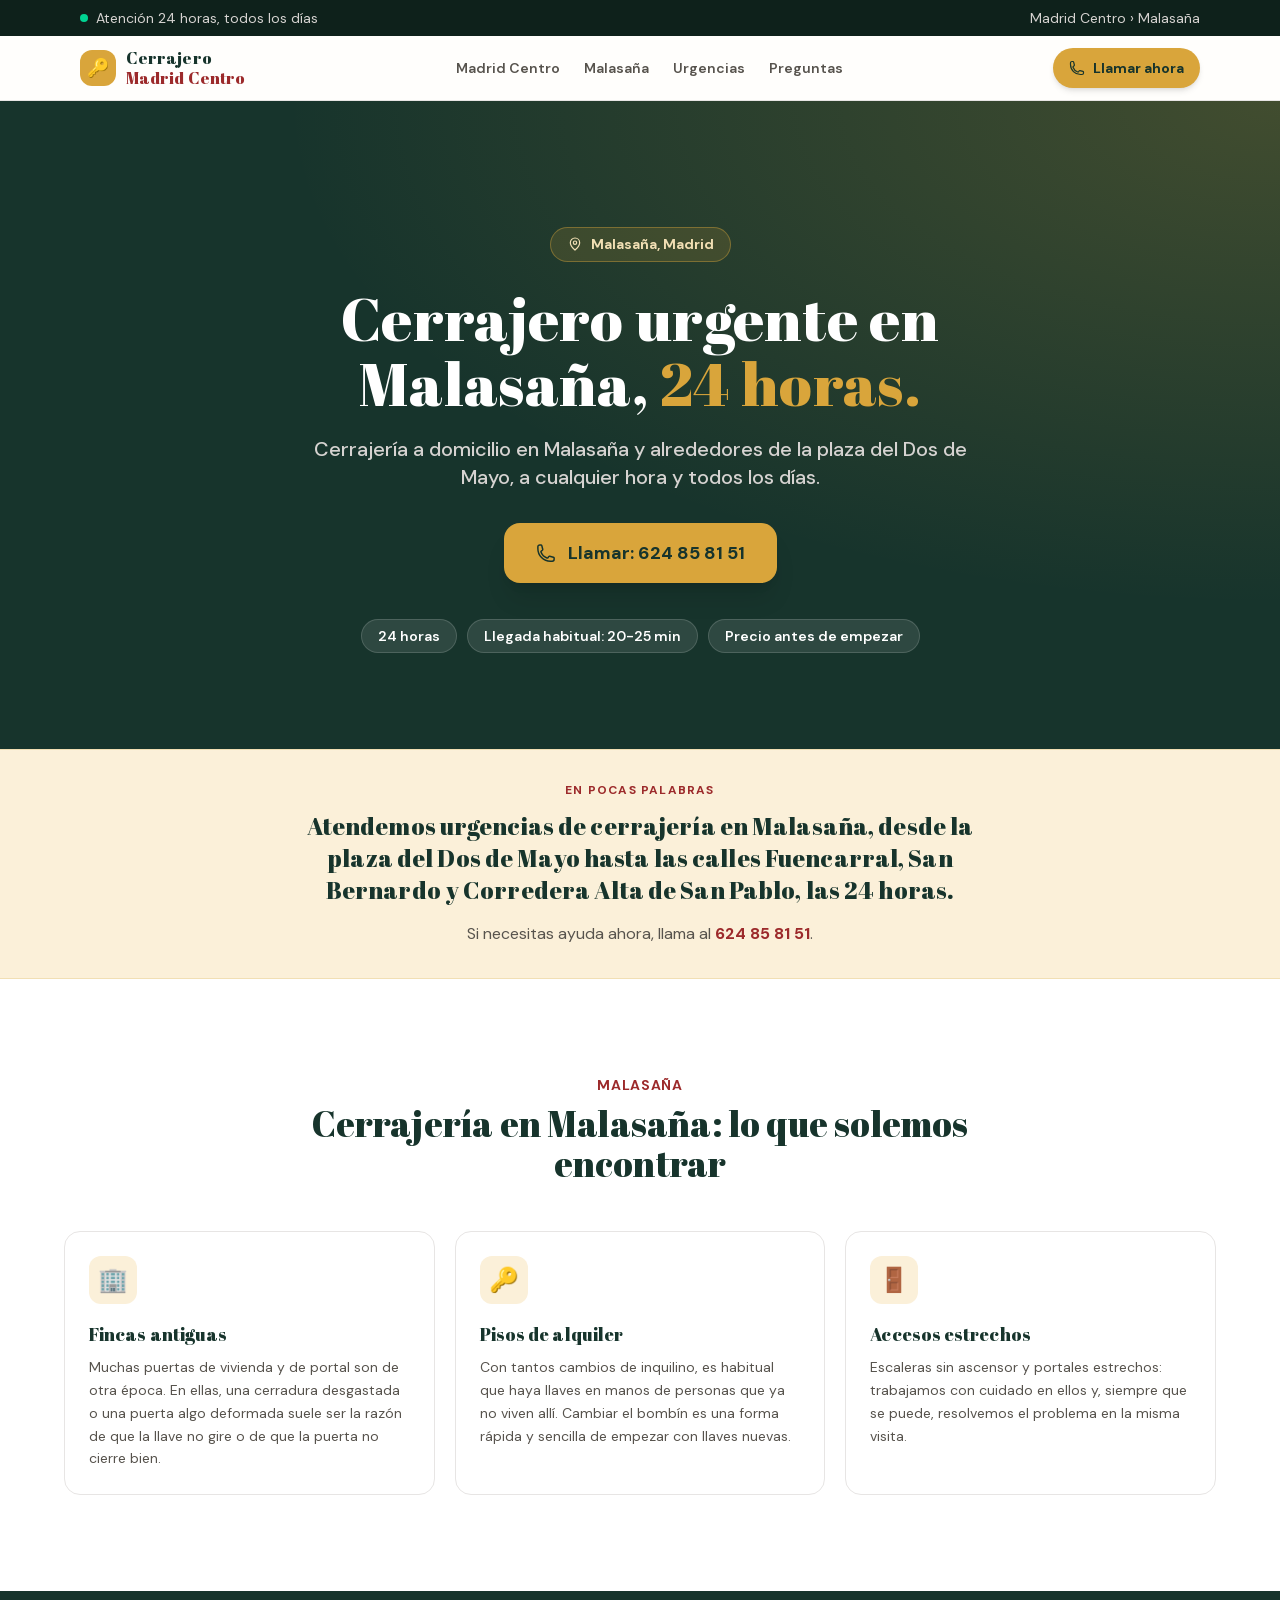
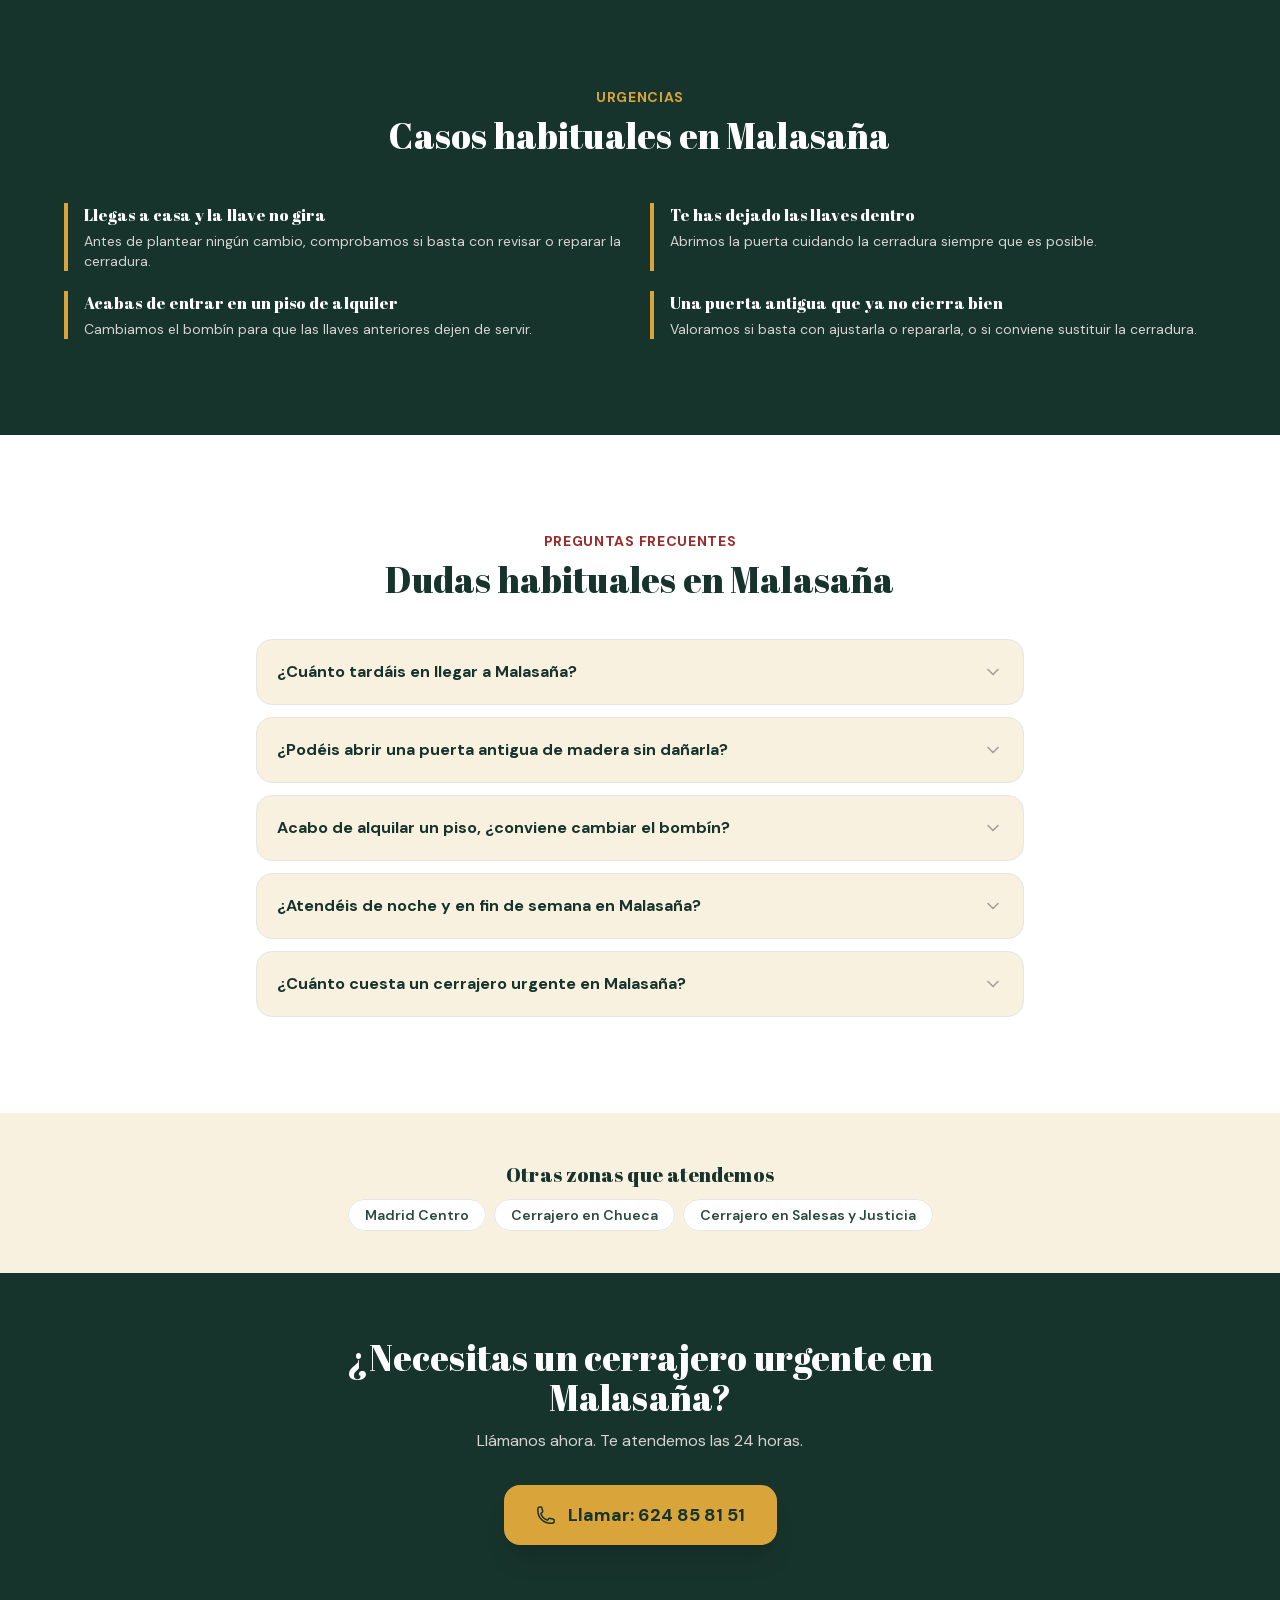
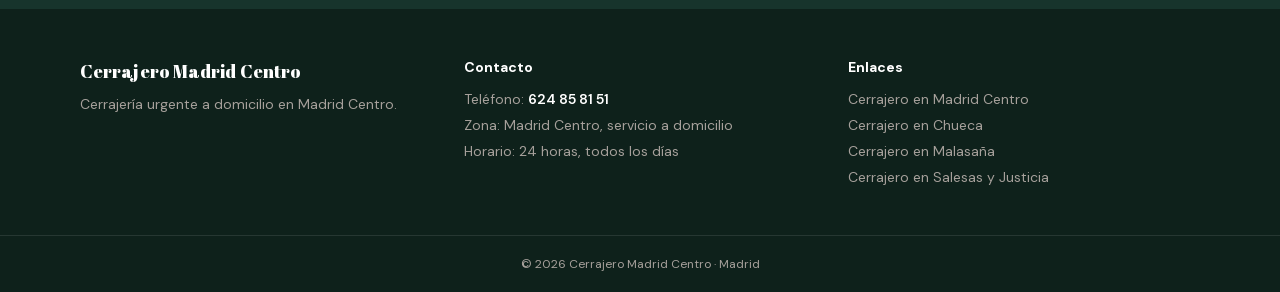
<file: cerrajero-malasana.html>
<!DOCTYPE html>
<html lang="es" class="scroll-smooth">
<head>
    <meta charset="UTF-8">
    <meta name="viewport" content="width=device-width, initial-scale=1.0">
    <title>Cerrajero urgente en Malasaña 24h | Cerrajero Madrid Centro</title>
    <meta name="description" content="Cerrajero urgente en Malasaña, Madrid, las 24 horas. Apertura de puertas, cambio de bombín y reparación de cerraduras. Llama al 624 85 81 51.">
    <meta name="robots" content="index, follow, max-image-preview:large, max-snippet:-1">
    <meta name="theme-color" content="#17342c">

    <link rel="icon" href="/favicon.svg" type="image/svg+xml">

    <link rel="canonical" href="https://cerrajeromadridcentro.es/cerrajero-malasana">

    <meta property="og:type" content="website">
    <meta property="og:locale" content="es_ES">
    <meta property="og:site_name" content="Cerrajero Madrid Centro">
    <meta property="og:url" content="https://cerrajeromadridcentro.es/cerrajero-malasana">
    <meta property="og:title" content="Cerrajero urgente en Malasaña 24h | Cerrajero Madrid Centro">
    <meta property="og:description" content="Cerrajero urgente en Malasaña, Madrid, las 24 horas. Apertura de puertas, cambio de bombín y reparación de cerraduras. Llama al 624 85 81 51.">
    <meta property="og:image" content="https://cerrajeromadridcentro.es/og-madrid-centro.jpg">
    <meta property="og:image:width" content="1200">
    <meta property="og:image:height" content="630">
    <meta property="og:image:alt" content="Cerrajero urgente 24 horas en Malasaña, Madrid: bombín en una puerta de madera">
    <meta name="twitter:card" content="summary_large_image">
    <meta name="twitter:title" content="Cerrajero urgente en Malasaña 24h | Cerrajero Madrid Centro">
    <meta name="twitter:description" content="Cerrajero urgente en Malasaña, Madrid, las 24 horas. Apertura de puertas, cambio de bombín y reparación de cerraduras. Llama al 624 85 81 51.">
    <meta name="twitter:image" content="https://cerrajeromadridcentro.es/og-madrid-centro.jpg">

    <link rel="preload" href="/dmsans.woff" as="font" type="font/woff" crossorigin>
    <link rel="preload" href="/abrilfatface.woff" as="font" type="font/woff" crossorigin>
    <link rel="stylesheet" href="/estilos.css">

    <script type="application/ld+json">
{
  "@context": "https://schema.org",
  "@graph": [
    {
      "@type": "WebSite",
      "@id": "https://cerrajeromadridcentro.es/#web",
      "url": "https://cerrajeromadridcentro.es/",
      "name": "Cerrajero Madrid Centro",
      "inLanguage": "es-ES",
      "publisher": {
        "@id": "https://cerrajeromadridcentro.es/#negocio"
      }
    },
    {
      "@type": "WebPage",
      "@id": "https://cerrajeromadridcentro.es/cerrajero-malasana#pagina",
      "url": "https://cerrajeromadridcentro.es/cerrajero-malasana",
      "name": "Cerrajero urgente en Malasaña 24h | Cerrajero Madrid Centro",
      "inLanguage": "es-ES",
      "isPartOf": {
        "@id": "https://cerrajeromadridcentro.es/#web"
      },
      "about": {
        "@id": "https://cerrajeromadridcentro.es/#negocio"
      },
      "breadcrumb": {
        "@id": "https://cerrajeromadridcentro.es/cerrajero-malasana#migas"
      },
      "spatialCoverage": {
        "@type": "Place",
        "name": "Malasaña, Madrid"
      }
    },
    {
      "@type": "BreadcrumbList",
      "@id": "https://cerrajeromadridcentro.es/cerrajero-malasana#migas",
      "itemListElement": [
        {
          "@type": "ListItem",
          "position": 1,
          "name": "Madrid Centro",
          "item": "https://cerrajeromadridcentro.es/"
        },
        {
          "@type": "ListItem",
          "position": 2,
          "name": "Cerrajero en Malasaña",
          "item": "https://cerrajeromadridcentro.es/cerrajero-malasana"
        }
      ]
    }
  ]
}
    </script>

    <script type="application/ld+json">
{
  "@context": "https://schema.org",
  "@type": "FAQPage",
  "mainEntity": [
    {
      "@type": "Question",
      "name": "¿Cuánto tardáis en llegar a Malasaña?",
      "acceptedAnswer": {
        "@type": "Answer",
        "text": "Normalmente llegamos en 20-25 minutos. Puede ser algo más si estamos atendiendo otro servicio o hay mucho tráfico; al llamar te damos el tiempo estimado."
      }
    },
    {
      "@type": "Question",
      "name": "¿Podéis abrir una puerta antigua de madera sin dañarla?",
      "acceptedAnswer": {
        "@type": "Answer",
        "text": "En muchos casos sí. Antes de actuar valoramos la puerta y la cerradura, y si hiciera falta cambiar algo te lo explicamos antes de hacerlo."
      }
    },
    {
      "@type": "Question",
      "name": "Acabo de alquilar un piso, ¿conviene cambiar el bombín?",
      "acceptedAnswer": {
        "@type": "Answer",
        "text": "Es buena idea si no sabes cuántas copias de las llaves existen. Suele bastar con cambiar el bombín, sin tocar la puerta. Si el piso es de alquiler, revisa antes con el propietario lo que dice tu contrato."
      }
    },
    {
      "@type": "Question",
      "name": "¿Atendéis de noche y en fin de semana en Malasaña?",
      "acceptedAnswer": {
        "@type": "Answer",
        "text": "Sí, atendemos las 24 horas, todos los días del año, incluidos festivos."
      }
    },
    {
      "@type": "Question",
      "name": "¿Cuánto cuesta un cerrajero urgente en Malasaña?",
      "acceptedAnswer": {
        "@type": "Answer",
        "text": "Depende del tipo de puerta, de la cerradura y del horario. El precio se acuerda contigo antes de empezar y el desplazamiento está incluido. Hay suplemento todos los días a partir de las 22:00 y los domingos y festivos todo el día; el resto del tiempo, precio normal."
      }
    }
  ]
}
    </script>
</head>
<body class="bg-[#f9f1e0] text-ink-800 font-sans antialiased pb-24 md:pb-0">

    <!-- Iconos SVG propios (funcionan sin librerías externas) -->
    <!-- Iconos SVG propios (funcionan sin librerías externas) -->
    <svg width="0" height="0" style="position:absolute" aria-hidden="true">
        <symbol id="i-phone" viewBox="0 0 24 24" fill="none" stroke="currentColor" stroke-width="1.8" stroke-linecap="round" stroke-linejoin="round">
            <path d="M2.25 6.75c0 8.284 6.716 15 15 15h2.25a2.25 2.25 0 002.25-2.25v-1.372c0-.516-.351-.966-.852-1.091l-4.423-1.106c-.44-.11-.902.055-1.173.417l-.97 1.293c-.282.376-.769.542-1.21.38a12.035 12.035 0 01-7.143-7.143c-.162-.441.004-.928.38-1.21l1.293-.97c.363-.271.527-.734.417-1.173L6.963 3.102a1.125 1.125 0 00-1.091-.852H4.5A2.25 2.25 0 002.25 4.5v2.25z"/>
        </symbol>
        <symbol id="i-check" viewBox="0 0 24 24" fill="none" stroke="currentColor" stroke-width="2.4" stroke-linecap="round" stroke-linejoin="round">
            <path d="M5 13l4 4L19 7"/>
        </symbol>
        <symbol id="i-pin" viewBox="0 0 24 24" fill="none" stroke="currentColor" stroke-width="1.8" stroke-linecap="round" stroke-linejoin="round">
            <path d="M12 21s-7-6.2-7-11a7 7 0 1114 0c0 4.8-7 11-7 11z"/><circle cx="12" cy="10" r="2.5"/>
        </symbol>
        <symbol id="i-chevron" viewBox="0 0 24 24" fill="none" stroke="currentColor" stroke-width="2" stroke-linecap="round" stroke-linejoin="round">
            <path d="M6 9l6 6 6-6"/>
        </symbol>
    </svg>

    <div class="bg-ink-950 text-stone-300 text-xs sm:text-sm">
        <div class="max-w-6xl mx-auto px-4 py-2 flex items-center justify-center sm:justify-between gap-4">
            <span class="flex items-center gap-2"><span class="inline-block w-2 h-2 rounded-full bg-emerald-400"></span> Atención 24 horas, todos los días</span>
            <span class="hidden sm:inline"><a href="/" class="hover:text-white transition">Madrid Centro</a> › Malasaña</span>
        </div>
    </div>

    <header class="sticky top-0 z-40 bg-white/90 backdrop-blur border-b border-stone-200">
        <div class="max-w-6xl mx-auto px-4 h-16 flex items-center justify-between gap-4">
            <a href="/" class="flex items-center gap-2.5 shrink-0" aria-label="Cerrajero Madrid Centro, inicio">
                <span class="w-9 h-9 rounded-xl bg-brand-500 text-ink-900 flex items-center justify-center text-lg">🔑</span>
                <span class="font-display font-semibold text-ink-900 leading-tight text-sm sm:text-base">Cerrajero<br><span class="text-brand-700 italic">Madrid Centro</span></span>
            </a>
            <nav class="hidden lg:flex items-center gap-6 text-sm font-semibold text-stone-600" aria-label="Principal">
                <a href="/" class="hover:text-ink-900 transition">Madrid Centro</a>
                <a href="#zona" class="hover:text-ink-900 transition">Malasaña</a>
                <a href="#urgencias" class="hover:text-ink-900 transition">Urgencias</a>
                <a href="#faq" class="hover:text-ink-900 transition">Preguntas</a>
            </nav>
            <div class="flex items-center gap-2">
                <a href="tel:+34624858151" class="flex items-center gap-2 bg-brand-500 hover:bg-brand-600 text-ink-900 font-bold text-sm py-2.5 px-4 rounded-full transition shadow-md">
                    <svg class="w-4 h-4"><use href="#i-phone"/></svg> Llamar ahora
                </a>
            </div>
        </div>
    </header>

    <main>
        <section id="inicio" class="relative bg-ink-900 text-white overflow-hidden">
            <div class="absolute inset-0 bg-[radial-gradient(ellipse_at_top_right,rgba(217,165,59,.22),transparent_55%)]"></div>
            <div class="relative max-w-4xl mx-auto px-4 py-16 md:py-24 text-center">
                <h1 class="font-display text-4xl sm:text-5xl lg:text-6xl font-semibold leading-[1.08] tracking-tight mb-5">
                    <span class="block mb-6"><span class="inline-flex items-center gap-2 bg-brand-500/15 text-brand-100 border border-brand-500/40 font-sans text-xs sm:text-sm font-bold tracking-normal leading-normal px-4 py-1.5 rounded-full"><svg class="w-4 h-4"><use href="#i-pin"/></svg> Malasaña, Madrid</span></span>
                    Cerrajero urgente en Malasaña, <span class="text-brand-500 italic">24 horas.</span>
                </h1>
                <p class="text-lg md:text-xl text-stone-300 font-medium mb-8 max-w-2xl mx-auto">Cerrajería a domicilio en Malasaña y alrededores de la plaza del Dos de Mayo, a cualquier hora y todos los días.</p>
                <div class="flex flex-col sm:flex-row gap-3 justify-center">
                    <a href="tel:+34624858151" class="bg-brand-500 hover:bg-brand-600 text-ink-900 text-lg font-bold py-4 px-8 rounded-2xl transition active:scale-[.98] flex items-center justify-center gap-3 shadow-xl">
                        <svg class="w-5 h-5"><use href="#i-phone"/></svg> Llamar: 624 85 81 51
                    </a>
                </div>
                <ul class="mt-9 flex flex-wrap justify-center gap-2.5 text-sm font-semibold">
                    <li class="bg-white/10 border border-white/15 rounded-full px-4 py-1.5">24 horas</li>
                    <li class="bg-white/10 border border-white/15 rounded-full px-4 py-1.5">Llegada habitual: 20-25 min</li>
                    <li class="bg-white/10 border border-white/15 rounded-full px-4 py-1.5">Precio antes de empezar</li>
                </ul>
            </div>
        </section>

        <section class="bg-brand-50 border-y border-brand-100">
            <div class="max-w-3xl mx-auto px-4 py-8 text-center">
                <p class="text-brand-700 text-xs font-bold uppercase tracking-widest mb-3">En pocas palabras</p>
                <p class="font-display text-xl md:text-2xl font-semibold text-ink-900">Atendemos urgencias de cerrajería en Malasaña, desde la plaza del Dos de Mayo hasta las calles Fuencarral, San Bernardo y Corredera Alta de San Pablo, las 24 horas.</p>
                <p class="text-stone-600 mt-4">Si necesitas ayuda ahora, llama al <a href="tel:+34624858151" class="text-brand-700 font-bold">624 85 81 51</a>.</p>
            </div>
        </section>

        <section id="zona" class="py-16 md:py-24 px-4 bg-white">
            <div class="max-w-6xl mx-auto">
                <div class="text-center max-w-2xl mx-auto mb-12">
                    <p class="text-brand-700 font-bold text-sm uppercase tracking-wider mb-2">Malasaña</p>
                    <h2 class="font-display text-3xl md:text-4xl font-semibold text-ink-900">Cerrajería en Malasaña: lo que solemos encontrar</h2>
                </div>
                <div class="grid sm:grid-cols-2 lg:grid-cols-3 gap-5">
                    <article class="bg-white p-6 rounded-2xl border border-stone-200">
                        <div class="w-12 h-12 rounded-xl bg-brand-50 flex items-center justify-center text-2xl mb-4">🏢</div>
                        <h3 class="font-display font-semibold text-lg text-ink-900 mb-2">Fincas antiguas</h3>
                        <p class="text-stone-600 text-sm leading-relaxed">Muchas puertas de vivienda y de portal son de otra época. En ellas, una cerradura desgastada o una puerta algo deformada suele ser la razón de que la llave no gire o de que la puerta no cierre bien.</p>
                    </article>
                    <article class="bg-white p-6 rounded-2xl border border-stone-200">
                        <div class="w-12 h-12 rounded-xl bg-brand-50 flex items-center justify-center text-2xl mb-4">🔑</div>
                        <h3 class="font-display font-semibold text-lg text-ink-900 mb-2">Pisos de alquiler</h3>
                        <p class="text-stone-600 text-sm leading-relaxed">Con tantos cambios de inquilino, es habitual que haya llaves en manos de personas que ya no viven allí. Cambiar el bombín es una forma rápida y sencilla de empezar con llaves nuevas.</p>
                    </article>
                    <article class="bg-white p-6 rounded-2xl border border-stone-200">
                        <div class="w-12 h-12 rounded-xl bg-brand-50 flex items-center justify-center text-2xl mb-4">🚪</div>
                        <h3 class="font-display font-semibold text-lg text-ink-900 mb-2">Accesos estrechos</h3>
                        <p class="text-stone-600 text-sm leading-relaxed">Escaleras sin ascensor y portales estrechos: trabajamos con cuidado en ellos y, siempre que se puede, resolvemos el problema en la misma visita.</p>
                    </article>
                </div>
            </div>
        </section>

        <section id="urgencias" class="py-16 md:py-24 px-4 bg-ink-900 text-white">
            <div class="max-w-6xl mx-auto">
                <div class="text-center max-w-2xl mx-auto mb-12">
                    <p class="text-brand-500 font-bold text-sm uppercase tracking-wider mb-2">Urgencias</p>
                    <h2 class="font-display text-3xl md:text-4xl font-semibold">Casos habituales en Malasaña</h2>
                </div>
                <ul class="grid sm:grid-cols-2 gap-5">
                    <li class="border-l-4 border-brand-500 pl-4"><p class="font-display font-semibold mb-1">Llegas a casa y la llave no gira</p><p class="text-stone-300 text-sm">Antes de plantear ningún cambio, comprobamos si basta con revisar o reparar la cerradura.</p></li>
                    <li class="border-l-4 border-brand-500 pl-4"><p class="font-display font-semibold mb-1">Te has dejado las llaves dentro</p><p class="text-stone-300 text-sm">Abrimos la puerta cuidando la cerradura siempre que es posible.</p></li>
                    <li class="border-l-4 border-brand-500 pl-4"><p class="font-display font-semibold mb-1">Acabas de entrar en un piso de alquiler</p><p class="text-stone-300 text-sm">Cambiamos el bombín para que las llaves anteriores dejen de servir.</p></li>
                    <li class="border-l-4 border-brand-500 pl-4"><p class="font-display font-semibold mb-1">Una puerta antigua que ya no cierra bien</p><p class="text-stone-300 text-sm">Valoramos si basta con ajustarla o repararla, o si conviene sustituir la cerradura.</p></li>
                </ul>
            </div>
        </section>

        <section id="faq" class="py-16 md:py-24 px-4 bg-white">
            <div class="max-w-3xl mx-auto">
                <div class="text-center mb-10">
                    <p class="text-brand-700 font-bold text-sm uppercase tracking-wider mb-2">Preguntas frecuentes</p>
                    <h2 class="font-display text-3xl md:text-4xl font-semibold text-ink-900">Dudas habituales en Malasaña</h2>
                </div>
                <div class="space-y-3">
                    <details class="bg-[#f9f1e0] border border-stone-200 rounded-2xl p-5">
                        <summary class="flex justify-between items-center gap-4 cursor-pointer font-bold text-ink-900">¿Cuánto tardáis en llegar a Malasaña?
                            <svg class="chev w-5 h-5 shrink-0 text-stone-400 transition"><use href="#i-chevron"/></svg></summary>
                        <p class="mt-3 text-stone-600 text-sm leading-relaxed">Normalmente llegamos en 20-25 minutos. Puede ser algo más si estamos atendiendo otro servicio o hay mucho tráfico; al llamar te damos el tiempo estimado.</p>
                    </details>
                    <details class="bg-[#f9f1e0] border border-stone-200 rounded-2xl p-5">
                        <summary class="flex justify-between items-center gap-4 cursor-pointer font-bold text-ink-900">¿Podéis abrir una puerta antigua de madera sin dañarla?
                            <svg class="chev w-5 h-5 shrink-0 text-stone-400 transition"><use href="#i-chevron"/></svg></summary>
                        <p class="mt-3 text-stone-600 text-sm leading-relaxed">En muchos casos sí. Antes de actuar valoramos la puerta y la cerradura, y si hiciera falta cambiar algo te lo explicamos antes de hacerlo.</p>
                    </details>
                    <details class="bg-[#f9f1e0] border border-stone-200 rounded-2xl p-5">
                        <summary class="flex justify-between items-center gap-4 cursor-pointer font-bold text-ink-900">Acabo de alquilar un piso, ¿conviene cambiar el bombín?
                            <svg class="chev w-5 h-5 shrink-0 text-stone-400 transition"><use href="#i-chevron"/></svg></summary>
                        <p class="mt-3 text-stone-600 text-sm leading-relaxed">Es buena idea si no sabes cuántas copias de las llaves existen. Suele bastar con cambiar el bombín, sin tocar la puerta. Si el piso es de alquiler, revisa antes con el propietario lo que dice tu contrato.</p>
                    </details>
                    <details class="bg-[#f9f1e0] border border-stone-200 rounded-2xl p-5">
                        <summary class="flex justify-between items-center gap-4 cursor-pointer font-bold text-ink-900">¿Atendéis de noche y en fin de semana en Malasaña?
                            <svg class="chev w-5 h-5 shrink-0 text-stone-400 transition"><use href="#i-chevron"/></svg></summary>
                        <p class="mt-3 text-stone-600 text-sm leading-relaxed">Sí, atendemos las 24 horas, todos los días del año, incluidos festivos.</p>
                    </details>
                    <details class="bg-[#f9f1e0] border border-stone-200 rounded-2xl p-5">
                        <summary class="flex justify-between items-center gap-4 cursor-pointer font-bold text-ink-900">¿Cuánto cuesta un cerrajero urgente en Malasaña?
                            <svg class="chev w-5 h-5 shrink-0 text-stone-400 transition"><use href="#i-chevron"/></svg></summary>
                        <p class="mt-3 text-stone-600 text-sm leading-relaxed">Depende del tipo de puerta, de la cerradura y del horario. El precio se acuerda contigo antes de empezar y el desplazamiento está incluido. Hay suplemento todos los días a partir de las 22:00 y los domingos y festivos todo el día; el resto del tiempo, precio normal.</p>
                    </details>
                </div>
            </div>
        </section>

        <section class="py-12 px-4">
            <div class="max-w-4xl mx-auto text-center">
                <p class="font-display text-xl font-semibold text-ink-900 mb-4">Otras zonas que atendemos</p>
                <ul class="flex flex-wrap justify-center gap-2 text-sm">
                    <li><a href="/" class="bg-white border border-stone-200 text-ink-800 font-semibold px-4 py-1.5 rounded-full">Madrid Centro</a></li>
                    <li><a href="/cerrajero-chueca" class="bg-white border border-stone-200 text-ink-800 font-semibold px-4 py-1.5 rounded-full">Cerrajero en Chueca</a></li>
                    <li><a href="/cerrajero-salesas-justicia" class="bg-white border border-stone-200 text-ink-800 font-semibold px-4 py-1.5 rounded-full">Cerrajero en Salesas y Justicia</a></li>
                </ul>
            </div>
        </section>

        <section class="py-16 px-4 bg-ink-900 text-white">
            <div class="max-w-3xl mx-auto text-center">
                <h2 class="font-display text-2xl md:text-4xl font-semibold mb-3">¿Necesitas un cerrajero urgente en Malasaña?</h2>
                <p class="text-stone-300 mb-8">Llámanos ahora. Te atendemos las 24 horas.</p>
                <div class="flex flex-col sm:flex-row gap-3 justify-center">
                    <a href="tel:+34624858151" class="bg-brand-500 hover:bg-brand-600 text-ink-900 text-lg font-bold py-4 px-8 rounded-2xl transition active:scale-[.98] flex items-center justify-center gap-3 shadow-xl">
                        <svg class="w-5 h-5"><use href="#i-phone"/></svg> Llamar: 624 85 81 51
                    </a>
                </div>
            </div>
        </section>
    </main>

    <footer class="bg-ink-950 text-stone-400 text-sm">
        <div class="max-w-6xl mx-auto px-4 py-12 grid md:grid-cols-3 gap-8">
            <div>
                <p class="font-display font-semibold text-white text-lg mb-2">Cerrajero Madrid Centro</p>
                <p class="leading-relaxed">Cerrajería urgente a domicilio en Madrid Centro.</p>
            </div>
            <div>
                <p class="font-bold text-white mb-3">Contacto</p>
                <address class="not-italic">
                <ul class="space-y-1.5">
                    <li>Teléfono: <a href="tel:+34624858151" class="text-white font-semibold hover:text-brand-500 transition">624 85 81 51</a></li>
                    <li>Zona: Madrid Centro, servicio a domicilio</li>
                    <li>Horario: 24 horas, todos los días</li>
                </ul>
                </address>
            </div>
            <div>
                <p class="font-bold text-white mb-3">Enlaces</p>
                <ul class="space-y-1.5">
                    <li><a href="/" class="hover:text-white transition">Cerrajero en Madrid Centro</a></li>
                    <li><a href="/cerrajero-chueca" class="hover:text-white transition">Cerrajero en Chueca</a></li>
                    <li><a href="/cerrajero-malasana" class="hover:text-white transition">Cerrajero en Malasaña</a></li>
                    <li><a href="/cerrajero-salesas-justicia" class="hover:text-white transition">Cerrajero en Salesas y Justicia</a></li>
                </ul>
            </div>
        </div>
        <div class="border-t border-white/10 py-5 text-center text-xs">
            © <span id="year"></span> Cerrajero Madrid Centro · Madrid
        </div>
    </footer>

    <div class="fixed bottom-0 inset-x-0 bg-white/95 backdrop-blur border-t border-stone-200 p-3 flex gap-3 md:hidden z-50 shadow-2xl" style="padding-bottom: max(0.75rem, env(safe-area-inset-bottom));">
        <a href="tel:+34624858151" class="flex-1 bg-brand-500 text-ink-900 font-bold py-3.5 rounded-xl flex items-center justify-center gap-2 active:scale-[.98] transition">
            <svg class="w-5 h-5"><use href="#i-phone"/></svg> Llamar ahora: 624 85 81 51
        </a>
    </div>

    <script>
        document.getElementById('year').textContent = new Date().getFullYear();
    </script>
</body>
</html>
</file>
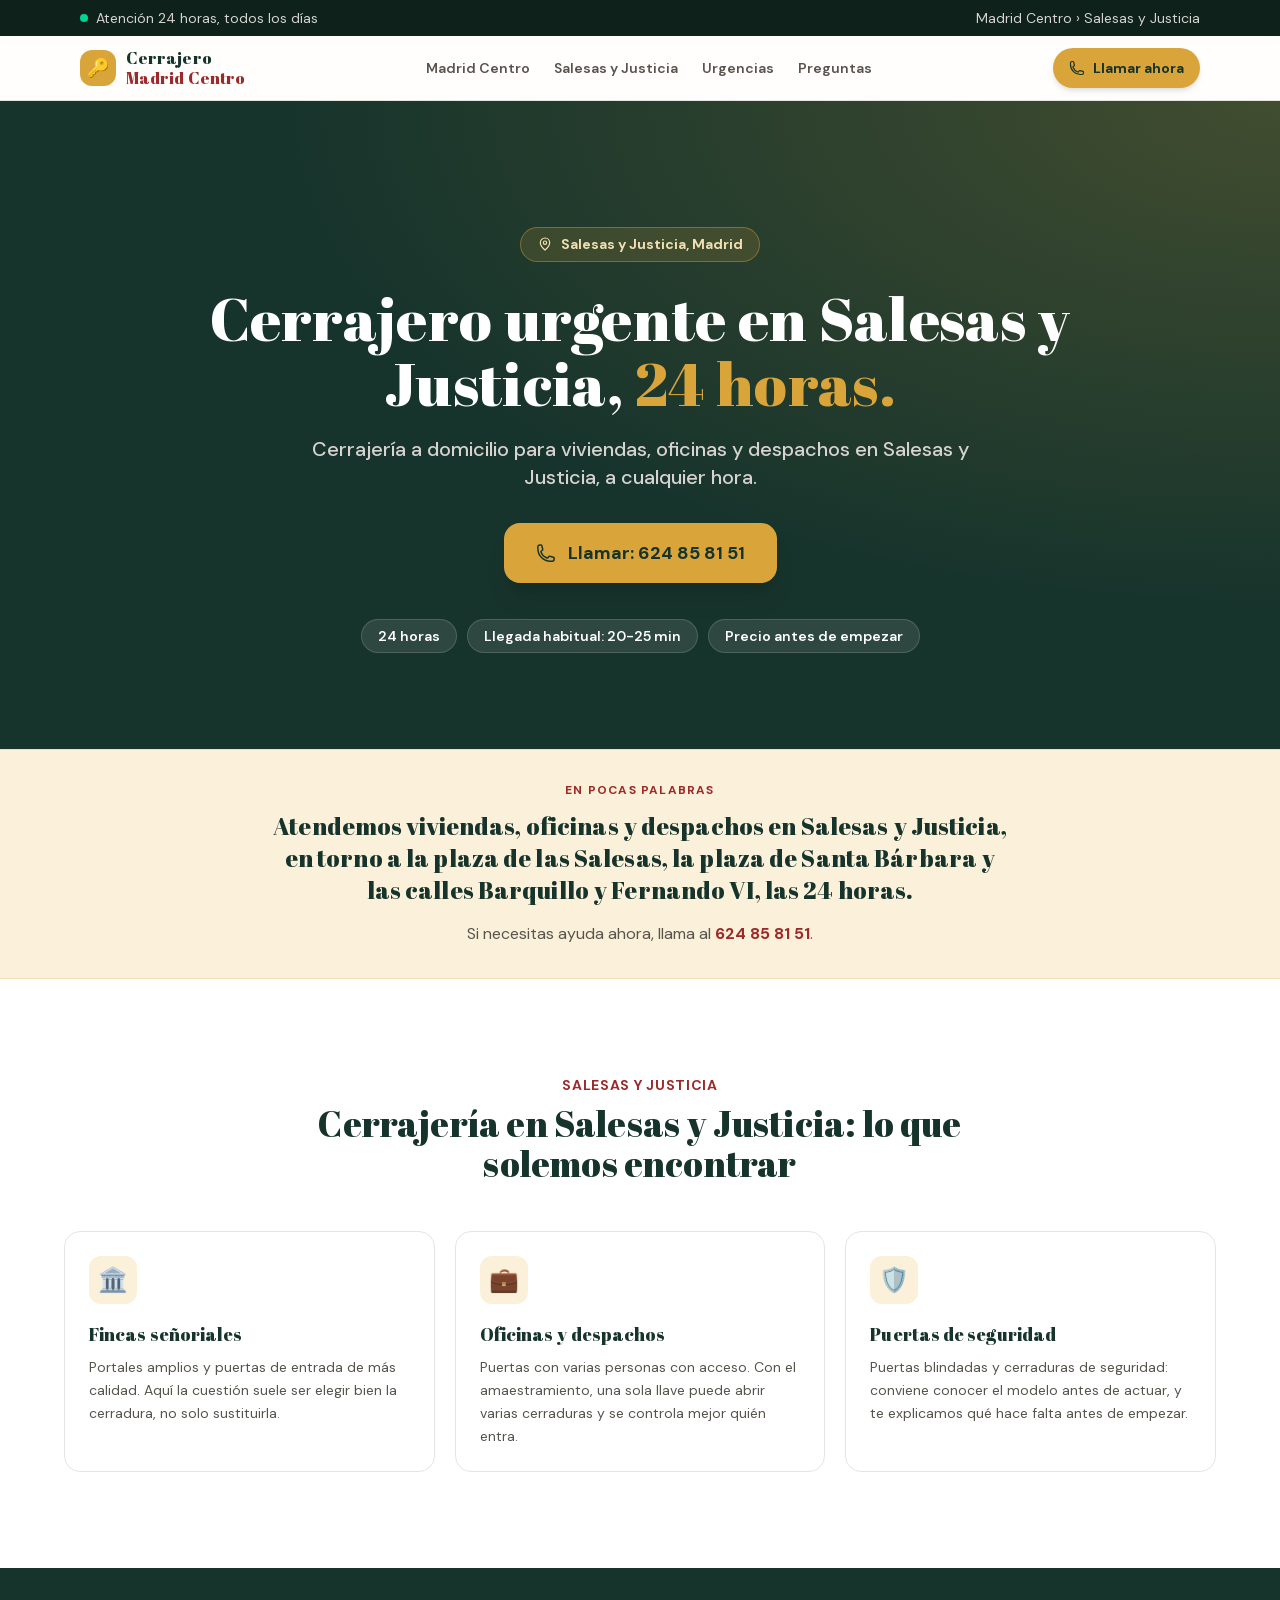
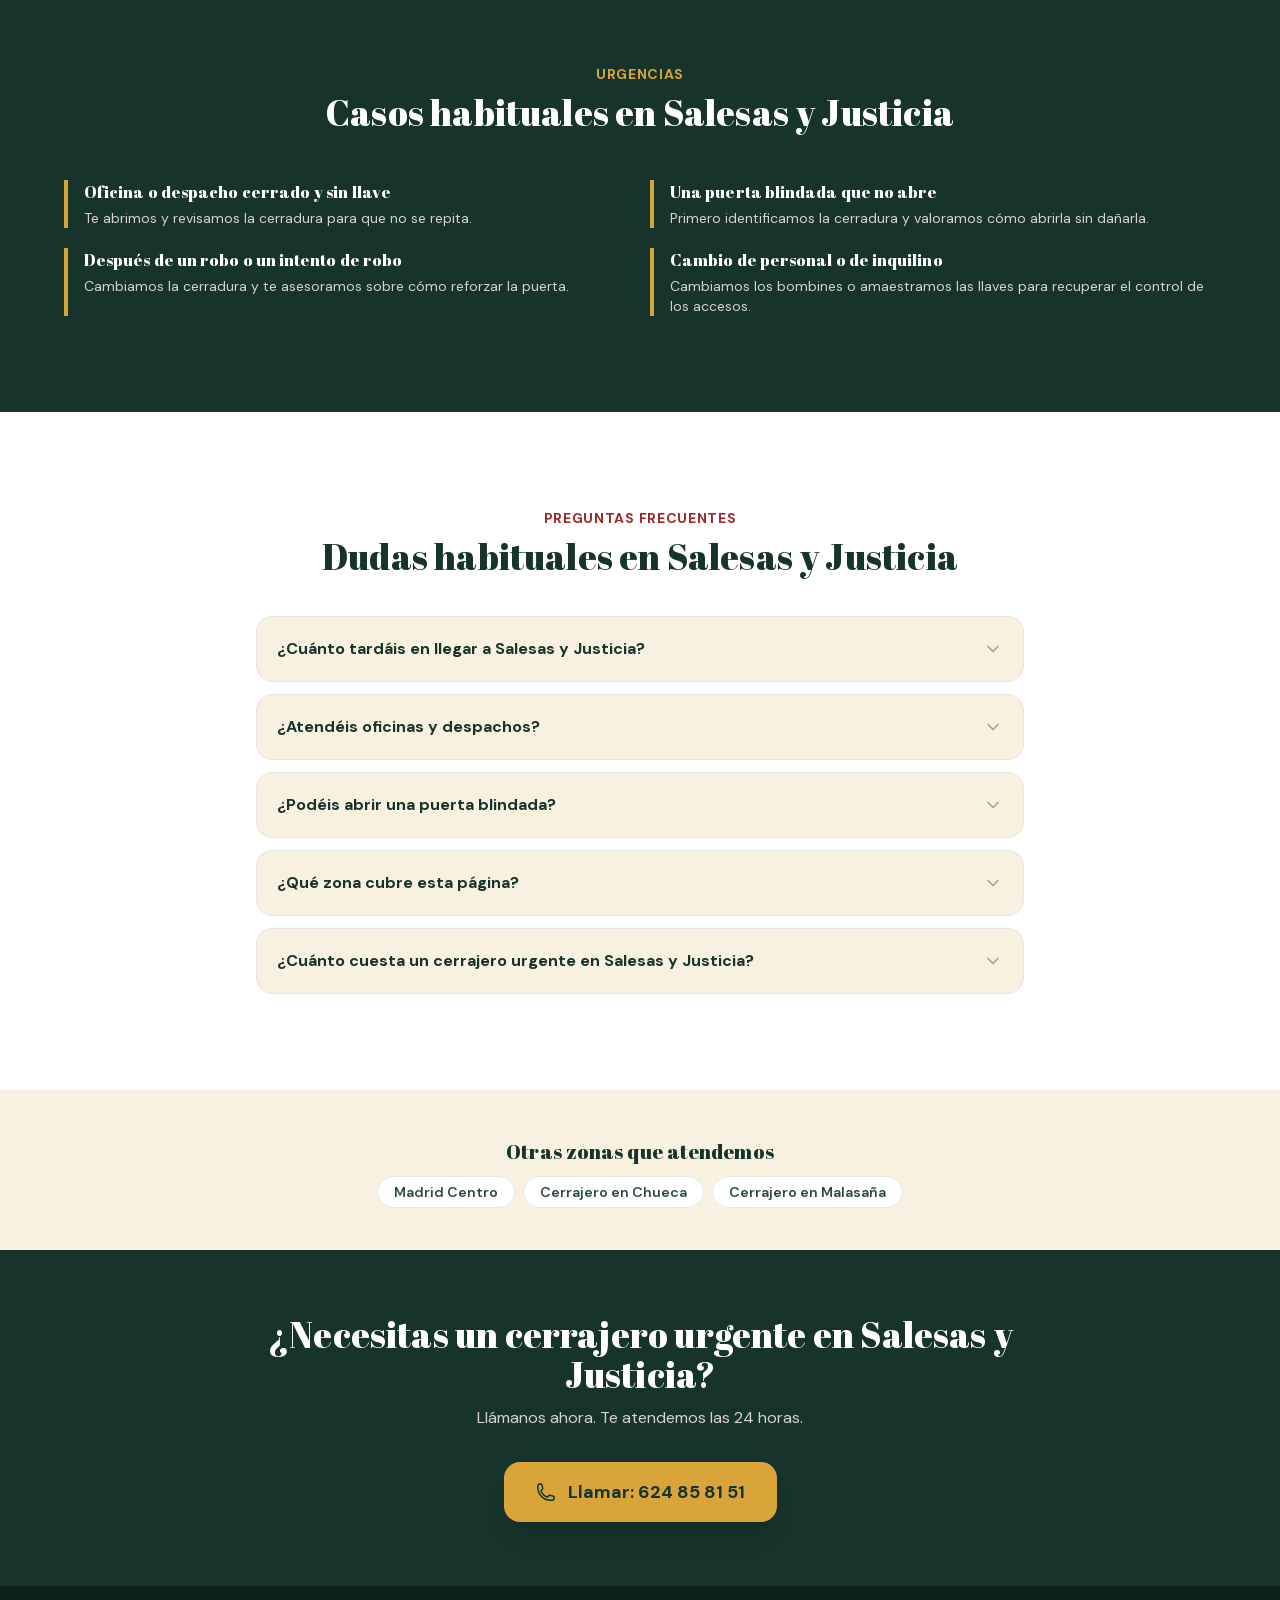
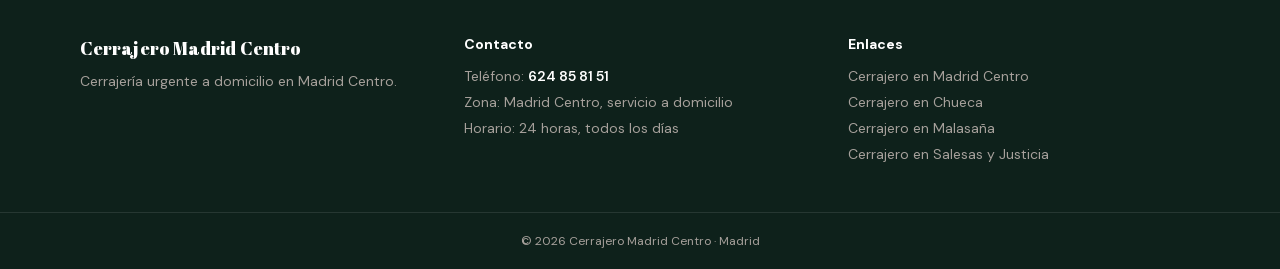
<file: cerrajero-salesas-justicia.html>
<!DOCTYPE html>
<html lang="es" class="scroll-smooth">
<head>
    <meta charset="UTF-8">
    <meta name="viewport" content="width=device-width, initial-scale=1.0">
    <title>Cerrajero 24h en Salesas y Justicia | Cerrajero Madrid Centro</title>
    <meta name="description" content="Cerrajero urgente en Salesas y Justicia, Madrid, las 24 horas: viviendas, oficinas, puertas blindadas y cerraduras de seguridad. Llama al 624 85 81 51.">
    <meta name="robots" content="index, follow, max-image-preview:large, max-snippet:-1">
    <meta name="theme-color" content="#17342c">

    <link rel="icon" href="/favicon.svg" type="image/svg+xml">

    <link rel="canonical" href="https://cerrajeromadridcentro.es/cerrajero-salesas-justicia">

    <meta property="og:type" content="website">
    <meta property="og:locale" content="es_ES">
    <meta property="og:site_name" content="Cerrajero Madrid Centro">
    <meta property="og:url" content="https://cerrajeromadridcentro.es/cerrajero-salesas-justicia">
    <meta property="og:title" content="Cerrajero 24h en Salesas y Justicia | Cerrajero Madrid Centro">
    <meta property="og:description" content="Cerrajero urgente en Salesas y Justicia, Madrid, las 24 horas: viviendas, oficinas, puertas blindadas y cerraduras de seguridad. Llama al 624 85 81 51.">
    <meta property="og:image" content="https://cerrajeromadridcentro.es/og-madrid-centro.jpg">
    <meta property="og:image:width" content="1200">
    <meta property="og:image:height" content="630">
    <meta property="og:image:alt" content="Cerrajero urgente 24 horas en Salesas y Justicia, Madrid: bombín en una puerta de madera">
    <meta name="twitter:card" content="summary_large_image">
    <meta name="twitter:title" content="Cerrajero 24h en Salesas y Justicia | Cerrajero Madrid Centro">
    <meta name="twitter:description" content="Cerrajero urgente en Salesas y Justicia, Madrid, las 24 horas: viviendas, oficinas, puertas blindadas y cerraduras de seguridad. Llama al 624 85 81 51.">
    <meta name="twitter:image" content="https://cerrajeromadridcentro.es/og-madrid-centro.jpg">

    <link rel="preload" href="/dmsans.woff" as="font" type="font/woff" crossorigin>
    <link rel="preload" href="/abrilfatface.woff" as="font" type="font/woff" crossorigin>
    <link rel="stylesheet" href="/estilos.css">

    <script type="application/ld+json">
{
  "@context": "https://schema.org",
  "@graph": [
    {
      "@type": "WebSite",
      "@id": "https://cerrajeromadridcentro.es/#web",
      "url": "https://cerrajeromadridcentro.es/",
      "name": "Cerrajero Madrid Centro",
      "inLanguage": "es-ES",
      "publisher": {
        "@id": "https://cerrajeromadridcentro.es/#negocio"
      }
    },
    {
      "@type": "WebPage",
      "@id": "https://cerrajeromadridcentro.es/cerrajero-salesas-justicia#pagina",
      "url": "https://cerrajeromadridcentro.es/cerrajero-salesas-justicia",
      "name": "Cerrajero 24h en Salesas y Justicia | Cerrajero Madrid Centro",
      "inLanguage": "es-ES",
      "isPartOf": {
        "@id": "https://cerrajeromadridcentro.es/#web"
      },
      "about": {
        "@id": "https://cerrajeromadridcentro.es/#negocio"
      },
      "breadcrumb": {
        "@id": "https://cerrajeromadridcentro.es/cerrajero-salesas-justicia#migas"
      },
      "spatialCoverage": {
        "@type": "Place",
        "name": "Salesas y Justicia, Madrid"
      }
    },
    {
      "@type": "BreadcrumbList",
      "@id": "https://cerrajeromadridcentro.es/cerrajero-salesas-justicia#migas",
      "itemListElement": [
        {
          "@type": "ListItem",
          "position": 1,
          "name": "Madrid Centro",
          "item": "https://cerrajeromadridcentro.es/"
        },
        {
          "@type": "ListItem",
          "position": 2,
          "name": "Cerrajero en Salesas y Justicia",
          "item": "https://cerrajeromadridcentro.es/cerrajero-salesas-justicia"
        }
      ]
    }
  ]
}
    </script>

    <script type="application/ld+json">
{
  "@context": "https://schema.org",
  "@type": "FAQPage",
  "mainEntity": [
    {
      "@type": "Question",
      "name": "¿Cuánto tardáis en llegar a Salesas y Justicia?",
      "acceptedAnswer": {
        "@type": "Answer",
        "text": "Normalmente llegamos en 20-25 minutos. Puede ser algo más si estamos atendiendo otro servicio o hay mucho tráfico; al llamar te damos el tiempo estimado."
      }
    },
    {
      "@type": "Question",
      "name": "¿Atendéis oficinas y despachos?",
      "acceptedAnswer": {
        "@type": "Answer",
        "text": "Sí, además de viviendas. Podemos abrir, cambiar cerraduras y amaestrar llaves para que una sola abra varias puertas."
      }
    },
    {
      "@type": "Question",
      "name": "¿Podéis abrir una puerta blindada?",
      "acceptedAnswer": {
        "@type": "Answer",
        "text": "En muchos casos sí. Antes de actuar identificamos la cerradura y te explicamos qué vamos a hacer."
      }
    },
    {
      "@type": "Question",
      "name": "¿Qué zona cubre esta página?",
      "acceptedAnswer": {
        "@type": "Answer",
        "text": "Salesas y el barrio de Justicia, con calles y plazas como Barquillo, Fernando VI o Santa Bárbara. Chueca tiene su propia página."
      }
    },
    {
      "@type": "Question",
      "name": "¿Cuánto cuesta un cerrajero urgente en Salesas y Justicia?",
      "acceptedAnswer": {
        "@type": "Answer",
        "text": "Depende del tipo de puerta, de la cerradura y del horario. El precio se acuerda contigo antes de empezar y el desplazamiento está incluido. Hay suplemento todos los días a partir de las 22:00 y los domingos y festivos todo el día; el resto del tiempo, precio normal."
      }
    }
  ]
}
    </script>
</head>
<body class="bg-[#f9f1e0] text-ink-800 font-sans antialiased pb-24 md:pb-0">

    <!-- Iconos SVG propios (funcionan sin librerías externas) -->
    <!-- Iconos SVG propios (funcionan sin librerías externas) -->
    <svg width="0" height="0" style="position:absolute" aria-hidden="true">
        <symbol id="i-phone" viewBox="0 0 24 24" fill="none" stroke="currentColor" stroke-width="1.8" stroke-linecap="round" stroke-linejoin="round">
            <path d="M2.25 6.75c0 8.284 6.716 15 15 15h2.25a2.25 2.25 0 002.25-2.25v-1.372c0-.516-.351-.966-.852-1.091l-4.423-1.106c-.44-.11-.902.055-1.173.417l-.97 1.293c-.282.376-.769.542-1.21.38a12.035 12.035 0 01-7.143-7.143c-.162-.441.004-.928.38-1.21l1.293-.97c.363-.271.527-.734.417-1.173L6.963 3.102a1.125 1.125 0 00-1.091-.852H4.5A2.25 2.25 0 002.25 4.5v2.25z"/>
        </symbol>
        <symbol id="i-check" viewBox="0 0 24 24" fill="none" stroke="currentColor" stroke-width="2.4" stroke-linecap="round" stroke-linejoin="round">
            <path d="M5 13l4 4L19 7"/>
        </symbol>
        <symbol id="i-pin" viewBox="0 0 24 24" fill="none" stroke="currentColor" stroke-width="1.8" stroke-linecap="round" stroke-linejoin="round">
            <path d="M12 21s-7-6.2-7-11a7 7 0 1114 0c0 4.8-7 11-7 11z"/><circle cx="12" cy="10" r="2.5"/>
        </symbol>
        <symbol id="i-chevron" viewBox="0 0 24 24" fill="none" stroke="currentColor" stroke-width="2" stroke-linecap="round" stroke-linejoin="round">
            <path d="M6 9l6 6 6-6"/>
        </symbol>
    </svg>

    <div class="bg-ink-950 text-stone-300 text-xs sm:text-sm">
        <div class="max-w-6xl mx-auto px-4 py-2 flex items-center justify-center sm:justify-between gap-4">
            <span class="flex items-center gap-2"><span class="inline-block w-2 h-2 rounded-full bg-emerald-400"></span> Atención 24 horas, todos los días</span>
            <span class="hidden sm:inline"><a href="/" class="hover:text-white transition">Madrid Centro</a> › Salesas y Justicia</span>
        </div>
    </div>

    <header class="sticky top-0 z-40 bg-white/90 backdrop-blur border-b border-stone-200">
        <div class="max-w-6xl mx-auto px-4 h-16 flex items-center justify-between gap-4">
            <a href="/" class="flex items-center gap-2.5 shrink-0" aria-label="Cerrajero Madrid Centro, inicio">
                <span class="w-9 h-9 rounded-xl bg-brand-500 text-ink-900 flex items-center justify-center text-lg">🔑</span>
                <span class="font-display font-semibold text-ink-900 leading-tight text-sm sm:text-base">Cerrajero<br><span class="text-brand-700 italic">Madrid Centro</span></span>
            </a>
            <nav class="hidden lg:flex items-center gap-6 text-sm font-semibold text-stone-600" aria-label="Principal">
                <a href="/" class="hover:text-ink-900 transition">Madrid Centro</a>
                <a href="#zona" class="hover:text-ink-900 transition">Salesas y Justicia</a>
                <a href="#urgencias" class="hover:text-ink-900 transition">Urgencias</a>
                <a href="#faq" class="hover:text-ink-900 transition">Preguntas</a>
            </nav>
            <div class="flex items-center gap-2">
                <a href="tel:+34624858151" class="flex items-center gap-2 bg-brand-500 hover:bg-brand-600 text-ink-900 font-bold text-sm py-2.5 px-4 rounded-full transition shadow-md">
                    <svg class="w-4 h-4"><use href="#i-phone"/></svg> Llamar ahora
                </a>
            </div>
        </div>
    </header>

    <main>
        <section id="inicio" class="relative bg-ink-900 text-white overflow-hidden">
            <div class="absolute inset-0 bg-[radial-gradient(ellipse_at_top_right,rgba(217,165,59,.22),transparent_55%)]"></div>
            <div class="relative max-w-4xl mx-auto px-4 py-16 md:py-24 text-center">
                <h1 class="font-display text-4xl sm:text-5xl lg:text-6xl font-semibold leading-[1.08] tracking-tight mb-5">
                    <span class="block mb-6"><span class="inline-flex items-center gap-2 bg-brand-500/15 text-brand-100 border border-brand-500/40 font-sans text-xs sm:text-sm font-bold tracking-normal leading-normal px-4 py-1.5 rounded-full"><svg class="w-4 h-4"><use href="#i-pin"/></svg> Salesas y Justicia, Madrid</span></span>
                    Cerrajero urgente en Salesas y Justicia, <span class="text-brand-500 italic">24 horas.</span>
                </h1>
                <p class="text-lg md:text-xl text-stone-300 font-medium mb-8 max-w-2xl mx-auto">Cerrajería a domicilio para viviendas, oficinas y despachos en Salesas y Justicia, a cualquier hora.</p>
                <div class="flex flex-col sm:flex-row gap-3 justify-center">
                    <a href="tel:+34624858151" class="bg-brand-500 hover:bg-brand-600 text-ink-900 text-lg font-bold py-4 px-8 rounded-2xl transition active:scale-[.98] flex items-center justify-center gap-3 shadow-xl">
                        <svg class="w-5 h-5"><use href="#i-phone"/></svg> Llamar: 624 85 81 51
                    </a>
                </div>
                <ul class="mt-9 flex flex-wrap justify-center gap-2.5 text-sm font-semibold">
                    <li class="bg-white/10 border border-white/15 rounded-full px-4 py-1.5">24 horas</li>
                    <li class="bg-white/10 border border-white/15 rounded-full px-4 py-1.5">Llegada habitual: 20-25 min</li>
                    <li class="bg-white/10 border border-white/15 rounded-full px-4 py-1.5">Precio antes de empezar</li>
                </ul>
            </div>
        </section>

        <section class="bg-brand-50 border-y border-brand-100">
            <div class="max-w-3xl mx-auto px-4 py-8 text-center">
                <p class="text-brand-700 text-xs font-bold uppercase tracking-widest mb-3">En pocas palabras</p>
                <p class="font-display text-xl md:text-2xl font-semibold text-ink-900">Atendemos viviendas, oficinas y despachos en Salesas y Justicia, en torno a la plaza de las Salesas, la plaza de Santa Bárbara y las calles Barquillo y Fernando VI, las 24 horas.</p>
                <p class="text-stone-600 mt-4">Si necesitas ayuda ahora, llama al <a href="tel:+34624858151" class="text-brand-700 font-bold">624 85 81 51</a>.</p>
            </div>
        </section>

        <section id="zona" class="py-16 md:py-24 px-4 bg-white">
            <div class="max-w-6xl mx-auto">
                <div class="text-center max-w-2xl mx-auto mb-12">
                    <p class="text-brand-700 font-bold text-sm uppercase tracking-wider mb-2">Salesas y Justicia</p>
                    <h2 class="font-display text-3xl md:text-4xl font-semibold text-ink-900">Cerrajería en Salesas y Justicia: lo que solemos encontrar</h2>
                </div>
                <div class="grid sm:grid-cols-2 lg:grid-cols-3 gap-5">
                    <article class="bg-white p-6 rounded-2xl border border-stone-200">
                        <div class="w-12 h-12 rounded-xl bg-brand-50 flex items-center justify-center text-2xl mb-4">🏛️</div>
                        <h3 class="font-display font-semibold text-lg text-ink-900 mb-2">Fincas señoriales</h3>
                        <p class="text-stone-600 text-sm leading-relaxed">Portales amplios y puertas de entrada de más calidad. Aquí la cuestión suele ser elegir bien la cerradura, no solo sustituirla.</p>
                    </article>
                    <article class="bg-white p-6 rounded-2xl border border-stone-200">
                        <div class="w-12 h-12 rounded-xl bg-brand-50 flex items-center justify-center text-2xl mb-4">💼</div>
                        <h3 class="font-display font-semibold text-lg text-ink-900 mb-2">Oficinas y despachos</h3>
                        <p class="text-stone-600 text-sm leading-relaxed">Puertas con varias personas con acceso. Con el amaestramiento, una sola llave puede abrir varias cerraduras y se controla mejor quién entra.</p>
                    </article>
                    <article class="bg-white p-6 rounded-2xl border border-stone-200">
                        <div class="w-12 h-12 rounded-xl bg-brand-50 flex items-center justify-center text-2xl mb-4">🛡️</div>
                        <h3 class="font-display font-semibold text-lg text-ink-900 mb-2">Puertas de seguridad</h3>
                        <p class="text-stone-600 text-sm leading-relaxed">Puertas blindadas y cerraduras de seguridad: conviene conocer el modelo antes de actuar, y te explicamos qué hace falta antes de empezar.</p>
                    </article>
                </div>
            </div>
        </section>

        <section id="urgencias" class="py-16 md:py-24 px-4 bg-ink-900 text-white">
            <div class="max-w-6xl mx-auto">
                <div class="text-center max-w-2xl mx-auto mb-12">
                    <p class="text-brand-500 font-bold text-sm uppercase tracking-wider mb-2">Urgencias</p>
                    <h2 class="font-display text-3xl md:text-4xl font-semibold">Casos habituales en Salesas y Justicia</h2>
                </div>
                <ul class="grid sm:grid-cols-2 gap-5">
                    <li class="border-l-4 border-brand-500 pl-4"><p class="font-display font-semibold mb-1">Oficina o despacho cerrado y sin llave</p><p class="text-stone-300 text-sm">Te abrimos y revisamos la cerradura para que no se repita.</p></li>
                    <li class="border-l-4 border-brand-500 pl-4"><p class="font-display font-semibold mb-1">Una puerta blindada que no abre</p><p class="text-stone-300 text-sm">Primero identificamos la cerradura y valoramos cómo abrirla sin dañarla.</p></li>
                    <li class="border-l-4 border-brand-500 pl-4"><p class="font-display font-semibold mb-1">Después de un robo o un intento de robo</p><p class="text-stone-300 text-sm">Cambiamos la cerradura y te asesoramos sobre cómo reforzar la puerta.</p></li>
                    <li class="border-l-4 border-brand-500 pl-4"><p class="font-display font-semibold mb-1">Cambio de personal o de inquilino</p><p class="text-stone-300 text-sm">Cambiamos los bombines o amaestramos las llaves para recuperar el control de los accesos.</p></li>
                </ul>
            </div>
        </section>

        <section id="faq" class="py-16 md:py-24 px-4 bg-white">
            <div class="max-w-3xl mx-auto">
                <div class="text-center mb-10">
                    <p class="text-brand-700 font-bold text-sm uppercase tracking-wider mb-2">Preguntas frecuentes</p>
                    <h2 class="font-display text-3xl md:text-4xl font-semibold text-ink-900">Dudas habituales en Salesas y Justicia</h2>
                </div>
                <div class="space-y-3">
                    <details class="bg-[#f9f1e0] border border-stone-200 rounded-2xl p-5">
                        <summary class="flex justify-between items-center gap-4 cursor-pointer font-bold text-ink-900">¿Cuánto tardáis en llegar a Salesas y Justicia?
                            <svg class="chev w-5 h-5 shrink-0 text-stone-400 transition"><use href="#i-chevron"/></svg></summary>
                        <p class="mt-3 text-stone-600 text-sm leading-relaxed">Normalmente llegamos en 20-25 minutos. Puede ser algo más si estamos atendiendo otro servicio o hay mucho tráfico; al llamar te damos el tiempo estimado.</p>
                    </details>
                    <details class="bg-[#f9f1e0] border border-stone-200 rounded-2xl p-5">
                        <summary class="flex justify-between items-center gap-4 cursor-pointer font-bold text-ink-900">¿Atendéis oficinas y despachos?
                            <svg class="chev w-5 h-5 shrink-0 text-stone-400 transition"><use href="#i-chevron"/></svg></summary>
                        <p class="mt-3 text-stone-600 text-sm leading-relaxed">Sí, además de viviendas. Podemos abrir, cambiar cerraduras y amaestrar llaves para que una sola abra varias puertas.</p>
                    </details>
                    <details class="bg-[#f9f1e0] border border-stone-200 rounded-2xl p-5">
                        <summary class="flex justify-between items-center gap-4 cursor-pointer font-bold text-ink-900">¿Podéis abrir una puerta blindada?
                            <svg class="chev w-5 h-5 shrink-0 text-stone-400 transition"><use href="#i-chevron"/></svg></summary>
                        <p class="mt-3 text-stone-600 text-sm leading-relaxed">En muchos casos sí. Antes de actuar identificamos la cerradura y te explicamos qué vamos a hacer.</p>
                    </details>
                    <details class="bg-[#f9f1e0] border border-stone-200 rounded-2xl p-5">
                        <summary class="flex justify-between items-center gap-4 cursor-pointer font-bold text-ink-900">¿Qué zona cubre esta página?
                            <svg class="chev w-5 h-5 shrink-0 text-stone-400 transition"><use href="#i-chevron"/></svg></summary>
                        <p class="mt-3 text-stone-600 text-sm leading-relaxed">Salesas y el barrio de Justicia, con calles y plazas como Barquillo, Fernando VI o Santa Bárbara. Chueca tiene su propia página.</p>
                    </details>
                    <details class="bg-[#f9f1e0] border border-stone-200 rounded-2xl p-5">
                        <summary class="flex justify-between items-center gap-4 cursor-pointer font-bold text-ink-900">¿Cuánto cuesta un cerrajero urgente en Salesas y Justicia?
                            <svg class="chev w-5 h-5 shrink-0 text-stone-400 transition"><use href="#i-chevron"/></svg></summary>
                        <p class="mt-3 text-stone-600 text-sm leading-relaxed">Depende del tipo de puerta, de la cerradura y del horario. El precio se acuerda contigo antes de empezar y el desplazamiento está incluido. Hay suplemento todos los días a partir de las 22:00 y los domingos y festivos todo el día; el resto del tiempo, precio normal.</p>
                    </details>
                </div>
            </div>
        </section>

        <section class="py-12 px-4">
            <div class="max-w-4xl mx-auto text-center">
                <p class="font-display text-xl font-semibold text-ink-900 mb-4">Otras zonas que atendemos</p>
                <ul class="flex flex-wrap justify-center gap-2 text-sm">
                    <li><a href="/" class="bg-white border border-stone-200 text-ink-800 font-semibold px-4 py-1.5 rounded-full">Madrid Centro</a></li>
                    <li><a href="/cerrajero-chueca" class="bg-white border border-stone-200 text-ink-800 font-semibold px-4 py-1.5 rounded-full">Cerrajero en Chueca</a></li>
                    <li><a href="/cerrajero-malasana" class="bg-white border border-stone-200 text-ink-800 font-semibold px-4 py-1.5 rounded-full">Cerrajero en Malasaña</a></li>
                </ul>
            </div>
        </section>

        <section class="py-16 px-4 bg-ink-900 text-white">
            <div class="max-w-3xl mx-auto text-center">
                <h2 class="font-display text-2xl md:text-4xl font-semibold mb-3">¿Necesitas un cerrajero urgente en Salesas y Justicia?</h2>
                <p class="text-stone-300 mb-8">Llámanos ahora. Te atendemos las 24 horas.</p>
                <div class="flex flex-col sm:flex-row gap-3 justify-center">
                    <a href="tel:+34624858151" class="bg-brand-500 hover:bg-brand-600 text-ink-900 text-lg font-bold py-4 px-8 rounded-2xl transition active:scale-[.98] flex items-center justify-center gap-3 shadow-xl">
                        <svg class="w-5 h-5"><use href="#i-phone"/></svg> Llamar: 624 85 81 51
                    </a>
                </div>
            </div>
        </section>
    </main>

    <footer class="bg-ink-950 text-stone-400 text-sm">
        <div class="max-w-6xl mx-auto px-4 py-12 grid md:grid-cols-3 gap-8">
            <div>
                <p class="font-display font-semibold text-white text-lg mb-2">Cerrajero Madrid Centro</p>
                <p class="leading-relaxed">Cerrajería urgente a domicilio en Madrid Centro.</p>
            </div>
            <div>
                <p class="font-bold text-white mb-3">Contacto</p>
                <address class="not-italic">
                <ul class="space-y-1.5">
                    <li>Teléfono: <a href="tel:+34624858151" class="text-white font-semibold hover:text-brand-500 transition">624 85 81 51</a></li>
                    <li>Zona: Madrid Centro, servicio a domicilio</li>
                    <li>Horario: 24 horas, todos los días</li>
                </ul>
                </address>
            </div>
            <div>
                <p class="font-bold text-white mb-3">Enlaces</p>
                <ul class="space-y-1.5">
                    <li><a href="/" class="hover:text-white transition">Cerrajero en Madrid Centro</a></li>
                    <li><a href="/cerrajero-chueca" class="hover:text-white transition">Cerrajero en Chueca</a></li>
                    <li><a href="/cerrajero-malasana" class="hover:text-white transition">Cerrajero en Malasaña</a></li>
                    <li><a href="/cerrajero-salesas-justicia" class="hover:text-white transition">Cerrajero en Salesas y Justicia</a></li>
                </ul>
            </div>
        </div>
        <div class="border-t border-white/10 py-5 text-center text-xs">
            © <span id="year"></span> Cerrajero Madrid Centro · Madrid
        </div>
    </footer>

    <div class="fixed bottom-0 inset-x-0 bg-white/95 backdrop-blur border-t border-stone-200 p-3 flex gap-3 md:hidden z-50 shadow-2xl" style="padding-bottom: max(0.75rem, env(safe-area-inset-bottom));">
        <a href="tel:+34624858151" class="flex-1 bg-brand-500 text-ink-900 font-bold py-3.5 rounded-xl flex items-center justify-center gap-2 active:scale-[.98] transition">
            <svg class="w-5 h-5"><use href="#i-phone"/></svg> Llamar ahora: 624 85 81 51
        </a>
    </div>

    <script>
        document.getElementById('year').textContent = new Date().getFullYear();
    </script>
</body>
</html>
</file>
<file: estilos.css>
@layer properties;
@layer theme, base, components, utilities;
@layer theme {
  :root, :host {
    --font-sans: "DM Sans",system-ui,sans-serif;
    --font-mono: ui-monospace, SFMono-Regular, Menlo, Monaco, Consolas, 'Liberation Mono', 'Courier New',
    monospace;
    --color-emerald-400: oklch(76.5% 0.177 163.223);
    --color-stone-100: oklch(97% 0.001 106.424);
    --color-stone-200: oklch(92.3% 0.003 48.717);
    --color-stone-300: oklch(86.9% 0.005 56.366);
    --color-stone-400: oklch(70.9% 0.01 56.259);
    --color-stone-500: oklch(55.3% 0.013 58.071);
    --color-stone-600: oklch(44.4% 0.011 73.639);
    --color-stone-900: oklch(21.6% 0.006 56.043);
    --color-white: #fff;
    --spacing: 0.25rem;
    --container-2xl: 42rem;
    --container-3xl: 48rem;
    --container-4xl: 56rem;
    --container-6xl: 72rem;
    --text-xs: 0.75rem;
    --text-xs--line-height: calc(1 / 0.75);
    --text-sm: 0.875rem;
    --text-sm--line-height: calc(1.25 / 0.875);
    --text-base: 1rem;
    --text-base--line-height: calc(1.5 / 1);
    --text-lg: 1.125rem;
    --text-lg--line-height: calc(1.75 / 1.125);
    --text-xl: 1.25rem;
    --text-xl--line-height: calc(1.75 / 1.25);
    --text-2xl: 1.5rem;
    --text-2xl--line-height: calc(2 / 1.5);
    --text-3xl: 1.875rem;
    --text-3xl--line-height: calc(2.25 / 1.875);
    --text-4xl: 2.25rem;
    --text-4xl--line-height: calc(2.5 / 2.25);
    --text-5xl: 3rem;
    --text-5xl--line-height: 1;
    --text-6xl: 3.75rem;
    --text-6xl--line-height: 1;
    --font-weight-medium: 500;
    --font-weight-semibold: 600;
    --font-weight-bold: 700;
    --tracking-tight: -0.025em;
    --tracking-normal: 0em;
    --tracking-wider: 0.05em;
    --tracking-widest: 0.1em;
    --leading-tight: 1.25;
    --leading-normal: 1.5;
    --leading-relaxed: 1.625;
    --radius-xl: 0.75rem;
    --radius-2xl: 1rem;
    --radius-3xl: 1.5rem;
    --animate-ping: ping 1s cubic-bezier(0, 0, 0.2, 1) infinite;
    --default-transition-duration: 150ms;
    --default-transition-timing-function: cubic-bezier(0.4, 0, 0.2, 1);
    --default-font-family: var(--font-sans);
    --default-mono-font-family: var(--font-mono);
    --color-ink-950: #0e211b;
    --color-ink-900: #17342c;
    --color-ink-800: #2a4a40;
    --color-brand-50: #fbf0d9;
    --color-brand-100: #f1dfb4;
    --color-brand-500: #d9a53b;
    --color-brand-600: #c28f26;
    --color-brand-700: #9c2a2b;
    --font-display: "Abril Fatface",Georgia,serif;
  }
}
@layer base {
  *, ::after, ::before, ::backdrop, ::file-selector-button {
    box-sizing: border-box;
    margin: 0;
    padding: 0;
    border: 0 solid;
  }
  html, :host {
    line-height: 1.5;
    -webkit-text-size-adjust: 100%;
    tab-size: 4;
    font-family: var(--default-font-family, -apple-system, BlinkMacSystemFont, 'Segoe UI', Roboto, 'Helvetica Neue', 'Noto Sans', Arial, sans-serif, 'Apple Color Emoji', 'Segoe UI Emoji', 'Segoe UI Symbol', 'Noto Color Emoji');
    font-feature-settings: var(--default-font-feature-settings, normal);
    font-variation-settings: var(--default-font-variation-settings, normal);
    -webkit-tap-highlight-color: transparent;
  }
  hr {
    height: 0;
    color: inherit;
    border-top-width: 1px;
  }
  abbr:where([title]) {
    -webkit-text-decoration: underline dotted;
    text-decoration: underline dotted;
  }
  h1, h2, h3, h4, h5, h6 {
    font-size: inherit;
    font-weight: inherit;
  }
  a {
    color: inherit;
    -webkit-text-decoration: inherit;
    text-decoration: inherit;
  }
  b, strong {
    font-weight: bolder;
  }
  code, kbd, samp, pre {
    font-family: var(--default-mono-font-family, ui-monospace, SFMono-Regular, Menlo, Monaco, Consolas, 'Liberation Mono', 'Courier New', monospace);
    font-feature-settings: var(--default-mono-font-feature-settings, normal);
    font-variation-settings: var(--default-mono-font-variation-settings, normal);
    font-size: 1em;
  }
  small {
    font-size: 80%;
  }
  sub, sup {
    font-size: 75%;
    line-height: 0;
    position: relative;
    vertical-align: baseline;
  }
  sub {
    bottom: -0.25em;
  }
  sup {
    top: -0.5em;
  }
  table {
    text-indent: 0;
    border-color: inherit;
    border-collapse: collapse;
  }
  :-moz-focusring:where(:not(iframe)) {
    outline: auto;
  }
  progress {
    vertical-align: baseline;
  }
  summary {
    display: list-item;
  }
  ol, ul, menu {
    list-style: none;
  }
  img, svg, video, canvas, audio, iframe, embed, object {
    display: block;
    vertical-align: middle;
  }
  img, video {
    max-width: 100%;
    height: auto;
  }
  button, input, select, optgroup, textarea, ::file-selector-button {
    font: inherit;
    font-feature-settings: inherit;
    font-variation-settings: inherit;
    letter-spacing: inherit;
    color: inherit;
    border-radius: 0;
    background-color: transparent;
    opacity: 1;
  }
  :where(select:is([multiple], [size])) optgroup {
    font-weight: bolder;
  }
  :where(select:is([multiple], [size])) optgroup option {
    padding-inline-start: 20px;
  }
  ::file-selector-button {
    margin-inline-end: 4px;
  }
  ::placeholder {
    opacity: 1;
  }
  @supports (not (-webkit-appearance: -apple-pay-button))  or (contain-intrinsic-size: 1px) {
    ::placeholder {
      color: currentcolor;
      @supports (color: color-mix(in lab, red, red)) {
        color: color-mix(in oklab, currentcolor 50%, transparent);
      }
    }
  }
  textarea {
    resize: vertical;
  }
  ::-webkit-search-decoration {
    -webkit-appearance: none;
  }
  ::-webkit-date-and-time-value {
    min-height: 1lh;
    text-align: inherit;
  }
  ::-webkit-datetime-edit {
    display: inline-flex;
  }
  ::-webkit-datetime-edit-fields-wrapper {
    padding: 0;
  }
  ::-webkit-datetime-edit, ::-webkit-datetime-edit-year-field, ::-webkit-datetime-edit-month-field, ::-webkit-datetime-edit-day-field, ::-webkit-datetime-edit-hour-field, ::-webkit-datetime-edit-minute-field, ::-webkit-datetime-edit-second-field, ::-webkit-datetime-edit-millisecond-field, ::-webkit-datetime-edit-meridiem-field {
    padding-block: 0;
  }
  ::-webkit-calendar-picker-indicator {
    line-height: 1;
  }
  :-moz-ui-invalid {
    box-shadow: none;
  }
  button, input:where([type='button'], [type='reset'], [type='submit']), ::file-selector-button {
    appearance: button;
  }
  ::-webkit-inner-spin-button, ::-webkit-outer-spin-button {
    height: auto;
  }
  [hidden]:where(:not([hidden='until-found'])) {
    display: none !important;
  }
}
@layer utilities {
  .pointer-events-none {
    pointer-events: none;
  }
  .absolute {
    position: absolute;
  }
  .fixed {
    position: fixed;
  }
  .relative {
    position: relative;
  }
  .sticky {
    position: sticky;
  }
  .inset-0 {
    inset: 0px;
  }
  .inset-x-0 {
    inset-inline: 0px;
  }
  .top-0 {
    top: 0px;
  }
  .top-4 {
    top: calc(var(--spacing) * 4);
  }
  .right-0 {
    right: 0px;
  }
  .bottom-0 {
    bottom: 0px;
  }
  .-left-16 {
    left: calc(var(--spacing) * -16);
  }
  .left-1\/2 {
    left: calc(1 / 2 * 100%);
  }
  .z-20 {
    z-index: 20;
  }
  .z-30 {
    z-index: 30;
  }
  .z-40 {
    z-index: 40;
  }
  .z-50 {
    z-index: 50;
  }
  .mx-auto {
    margin-inline: auto;
  }
  .mt-3 {
    margin-top: calc(var(--spacing) * 3);
  }
  .mt-4 {
    margin-top: calc(var(--spacing) * 4);
  }
  .mt-6 {
    margin-top: calc(var(--spacing) * 6);
  }
  .mt-9 {
    margin-top: calc(var(--spacing) * 9);
  }
  .mt-auto {
    margin-top: auto;
  }
  .mb-1 {
    margin-bottom: var(--spacing);
  }
  .mb-2 {
    margin-bottom: calc(var(--spacing) * 2);
  }
  .mb-3 {
    margin-bottom: calc(var(--spacing) * 3);
  }
  .mb-4 {
    margin-bottom: calc(var(--spacing) * 4);
  }
  .mb-5 {
    margin-bottom: calc(var(--spacing) * 5);
  }
  .mb-6 {
    margin-bottom: calc(var(--spacing) * 6);
  }
  .mb-8 {
    margin-bottom: calc(var(--spacing) * 8);
  }
  .mb-10 {
    margin-bottom: calc(var(--spacing) * 10);
  }
  .mb-12 {
    margin-bottom: calc(var(--spacing) * 12);
  }
  .mb-16 {
    margin-bottom: calc(var(--spacing) * 16);
  }
  .block {
    display: block;
  }
  .flex {
    display: flex;
  }
  .grid {
    display: grid;
  }
  .hidden {
    display: none;
  }
  .inline-block {
    display: inline-block;
  }
  .inline-flex {
    display: inline-flex;
  }
  .h-2 {
    height: calc(var(--spacing) * 2);
  }
  .h-4 {
    height: calc(var(--spacing) * 4);
  }
  .h-5 {
    height: calc(var(--spacing) * 5);
  }
  .h-9 {
    height: calc(var(--spacing) * 9);
  }
  .h-12 {
    height: calc(var(--spacing) * 12);
  }
  .h-14 {
    height: calc(var(--spacing) * 14);
  }
  .h-16 {
    height: calc(var(--spacing) * 16);
  }
  .h-20 {
    height: calc(var(--spacing) * 20);
  }
  .h-\[420px\] {
    height: 420px;
  }
  .h-full {
    height: 100%;
  }
  .w-2 {
    width: calc(var(--spacing) * 2);
  }
  .w-4 {
    width: calc(var(--spacing) * 4);
  }
  .w-5 {
    width: calc(var(--spacing) * 5);
  }
  .w-9 {
    width: calc(var(--spacing) * 9);
  }
  .w-12 {
    width: calc(var(--spacing) * 12);
  }
  .w-14 {
    width: calc(var(--spacing) * 14);
  }
  .w-20 {
    width: calc(var(--spacing) * 20);
  }
  .w-\[360px\] {
    width: 360px;
  }
  .w-\[420px\] {
    width: 420px;
  }
  .w-full {
    width: 100%;
  }
  .max-w-2xl {
    max-width: var(--container-2xl);
  }
  .max-w-3xl {
    max-width: var(--container-3xl);
  }
  .max-w-4xl {
    max-width: var(--container-4xl);
  }
  .max-w-6xl {
    max-width: var(--container-6xl);
  }
  .max-w-full {
    max-width: 100%;
  }
  .flex-1 {
    flex: 1;
  }
  .shrink-0 {
    flex-shrink: 0;
  }
  .animate-ping {
    animation: var(--animate-ping);
  }
  .cursor-pointer {
    cursor: pointer;
  }
  .flex-col {
    flex-direction: column;
  }
  .flex-wrap {
    flex-wrap: wrap;
  }
  .items-center {
    align-items: center;
  }
  .justify-between {
    justify-content: space-between;
  }
  .justify-center {
    justify-content: center;
  }
  .gap-2 {
    gap: calc(var(--spacing) * 2);
  }
  .gap-2\.5 {
    gap: calc(var(--spacing) * 2.5);
  }
  .gap-3 {
    gap: calc(var(--spacing) * 3);
  }
  .gap-4 {
    gap: calc(var(--spacing) * 4);
  }
  .gap-5 {
    gap: calc(var(--spacing) * 5);
  }
  .gap-6 {
    gap: calc(var(--spacing) * 6);
  }
  .gap-8 {
    gap: calc(var(--spacing) * 8);
  }
  :where(.space-y-1\.5 > :not(:last-child)) {
    --tw-space-y-reverse: 0;
    margin-block-start: calc(calc(var(--spacing) * 1.5) * var(--tw-space-y-reverse));
    margin-block-end: calc(calc(var(--spacing) * 1.5) * calc(1 - var(--tw-space-y-reverse)));
  }
  :where(.space-y-3 > :not(:last-child)) {
    --tw-space-y-reverse: 0;
    margin-block-start: calc(calc(var(--spacing) * 3) * var(--tw-space-y-reverse));
    margin-block-end: calc(calc(var(--spacing) * 3) * calc(1 - var(--tw-space-y-reverse)));
  }
  .self-start {
    align-self: flex-start;
  }
  .overflow-hidden {
    overflow: hidden;
  }
  .scroll-smooth {
    scroll-behavior: smooth;
  }
  .rounded-2xl {
    border-radius: var(--radius-2xl);
  }
  .rounded-3xl {
    border-radius: var(--radius-3xl);
  }
  .rounded-full {
    border-radius: calc(infinity * 1px);
  }
  .rounded-xl {
    border-radius: var(--radius-xl);
  }
  .border {
    border-style: var(--tw-border-style);
    border-width: 1px;
  }
  .border-2 {
    border-style: var(--tw-border-style);
    border-width: 2px;
  }
  .border-4 {
    border-style: var(--tw-border-style);
    border-width: 4px;
  }
  .border-y {
    border-block-style: var(--tw-border-style);
    border-block-width: 1px;
  }
  .border-t {
    border-top-style: var(--tw-border-style);
    border-top-width: 1px;
  }
  .border-b {
    border-bottom-style: var(--tw-border-style);
    border-bottom-width: 1px;
  }
  .border-l-4 {
    border-left-style: var(--tw-border-style);
    border-left-width: 4px;
  }
  .border-brand-100 {
    border-color: var(--color-brand-100);
  }
  .border-brand-500 {
    border-color: var(--color-brand-500);
  }
  .border-brand-500\/40 {
    border-color: color-mix(in srgb, #d9a53b 40%, transparent);
    @supports (color: color-mix(in lab, red, red)) {
      border-color: color-mix(in oklab, var(--color-brand-500) 40%, transparent);
    }
  }
  .border-ink-900 {
    border-color: var(--color-ink-900);
  }
  .border-stone-200 {
    border-color: var(--color-stone-200);
  }
  .border-white {
    border-color: var(--color-white);
  }
  .border-white\/10 {
    border-color: color-mix(in srgb, #fff 10%, transparent);
    @supports (color: color-mix(in lab, red, red)) {
      border-color: color-mix(in oklab, var(--color-white) 10%, transparent);
    }
  }
  .border-white\/15 {
    border-color: color-mix(in srgb, #fff 15%, transparent);
    @supports (color: color-mix(in lab, red, red)) {
      border-color: color-mix(in oklab, var(--color-white) 15%, transparent);
    }
  }
  .bg-\[\#f9f1e0\] {
    background-color: #f9f1e0;
  }
  .bg-brand-50 {
    background-color: var(--color-brand-50);
  }
  .bg-brand-500 {
    background-color: var(--color-brand-500);
  }
  .bg-brand-500\/15 {
    background-color: color-mix(in srgb, #d9a53b 15%, transparent);
    @supports (color: color-mix(in lab, red, red)) {
      background-color: color-mix(in oklab, var(--color-brand-500) 15%, transparent);
    }
  }
  .bg-brand-500\/40 {
    background-color: color-mix(in srgb, #d9a53b 40%, transparent);
    @supports (color: color-mix(in lab, red, red)) {
      background-color: color-mix(in oklab, var(--color-brand-500) 40%, transparent);
    }
  }
  .bg-emerald-400 {
    background-color: var(--color-emerald-400);
  }
  .bg-ink-900 {
    background-color: var(--color-ink-900);
  }
  .bg-ink-950 {
    background-color: var(--color-ink-950);
  }
  .bg-stone-100 {
    background-color: var(--color-stone-100);
  }
  .bg-white {
    background-color: var(--color-white);
  }
  .bg-white\/5 {
    background-color: color-mix(in srgb, #fff 5%, transparent);
    @supports (color: color-mix(in lab, red, red)) {
      background-color: color-mix(in oklab, var(--color-white) 5%, transparent);
    }
  }
  .bg-white\/10 {
    background-color: color-mix(in srgb, #fff 10%, transparent);
    @supports (color: color-mix(in lab, red, red)) {
      background-color: color-mix(in oklab, var(--color-white) 10%, transparent);
    }
  }
  .bg-white\/90 {
    background-color: color-mix(in srgb, #fff 90%, transparent);
    @supports (color: color-mix(in lab, red, red)) {
      background-color: color-mix(in oklab, var(--color-white) 90%, transparent);
    }
  }
  .bg-white\/95 {
    background-color: color-mix(in srgb, #fff 95%, transparent);
    @supports (color: color-mix(in lab, red, red)) {
      background-color: color-mix(in oklab, var(--color-white) 95%, transparent);
    }
  }
  .bg-linear-to-br {
    --tw-gradient-position: to bottom right;
    @supports (background-image: linear-gradient(in lab, red, red)) {
      --tw-gradient-position: to bottom right in oklab;
    }
    background-image: linear-gradient(var(--tw-gradient-stops));
  }
  .bg-\[radial-gradient\(ellipse_at_top_right\,rgba\(217\,165\,59\,\.22\)\,transparent_55\%\)\] {
    background-image: radial-gradient(ellipse at top right,rgba(217,165,59,.22),transparent 55%);
  }
  .from-brand-500 {
    --tw-gradient-from: var(--color-brand-500);
    --tw-gradient-stops: var(--tw-gradient-via-stops, var(--tw-gradient-position), var(--tw-gradient-from) var(--tw-gradient-from-position), var(--tw-gradient-to) var(--tw-gradient-to-position));
  }
  .to-brand-600 {
    --tw-gradient-to: var(--color-brand-600);
    --tw-gradient-stops: var(--tw-gradient-via-stops, var(--tw-gradient-position), var(--tw-gradient-from) var(--tw-gradient-from-position), var(--tw-gradient-to) var(--tw-gradient-to-position));
  }
  .p-3 {
    padding: calc(var(--spacing) * 3);
  }
  .p-5 {
    padding: calc(var(--spacing) * 5);
  }
  .p-6 {
    padding: calc(var(--spacing) * 6);
  }
  .px-3 {
    padding-inline: calc(var(--spacing) * 3);
  }
  .px-4 {
    padding-inline: calc(var(--spacing) * 4);
  }
  .px-8 {
    padding-inline: calc(var(--spacing) * 8);
  }
  .py-1 {
    padding-block: var(--spacing);
  }
  .py-1\.5 {
    padding-block: calc(var(--spacing) * 1.5);
  }
  .py-2 {
    padding-block: calc(var(--spacing) * 2);
  }
  .py-2\.5 {
    padding-block: calc(var(--spacing) * 2.5);
  }
  .py-3\.5 {
    padding-block: calc(var(--spacing) * 3.5);
  }
  .py-4 {
    padding-block: calc(var(--spacing) * 4);
  }
  .py-5 {
    padding-block: calc(var(--spacing) * 5);
  }
  .py-8 {
    padding-block: calc(var(--spacing) * 8);
  }
  .py-12 {
    padding-block: calc(var(--spacing) * 12);
  }
  .py-14 {
    padding-block: calc(var(--spacing) * 14);
  }
  .py-16 {
    padding-block: calc(var(--spacing) * 16);
  }
  .pb-24 {
    padding-bottom: calc(var(--spacing) * 24);
  }
  .pl-4 {
    padding-left: calc(var(--spacing) * 4);
  }
  .text-center {
    text-align: center;
  }
  .font-display {
    font-family: var(--font-display);
  }
  .font-sans {
    font-family: var(--font-sans);
  }
  .text-2xl {
    font-size: var(--text-2xl);
    line-height: var(--tw-leading, var(--text-2xl--line-height));
  }
  .text-3xl {
    font-size: var(--text-3xl);
    line-height: var(--tw-leading, var(--text-3xl--line-height));
  }
  .text-4xl {
    font-size: var(--text-4xl);
    line-height: var(--tw-leading, var(--text-4xl--line-height));
  }
  .text-lg {
    font-size: var(--text-lg);
    line-height: var(--tw-leading, var(--text-lg--line-height));
  }
  .text-sm {
    font-size: var(--text-sm);
    line-height: var(--tw-leading, var(--text-sm--line-height));
  }
  .text-xl {
    font-size: var(--text-xl);
    line-height: var(--tw-leading, var(--text-xl--line-height));
  }
  .text-xs {
    font-size: var(--text-xs);
    line-height: var(--tw-leading, var(--text-xs--line-height));
  }
  .text-\[11px\] {
    font-size: 11px;
  }
  .leading-\[1\.08\] {
    --tw-leading: 1.08;
    line-height: 1.08;
  }
  .leading-normal {
    --tw-leading: var(--leading-normal);
    line-height: var(--leading-normal);
  }
  .leading-relaxed {
    --tw-leading: var(--leading-relaxed);
    line-height: var(--leading-relaxed);
  }
  .leading-tight {
    --tw-leading: var(--leading-tight);
    line-height: var(--leading-tight);
  }
  .font-bold {
    --tw-font-weight: var(--font-weight-bold);
    font-weight: var(--font-weight-bold);
  }
  .font-medium {
    --tw-font-weight: var(--font-weight-medium);
    font-weight: var(--font-weight-medium);
  }
  .font-semibold {
    --tw-font-weight: var(--font-weight-semibold);
    font-weight: var(--font-weight-semibold);
  }
  .tracking-normal {
    --tw-tracking: var(--tracking-normal);
    letter-spacing: var(--tracking-normal);
  }
  .tracking-tight {
    --tw-tracking: var(--tracking-tight);
    letter-spacing: var(--tracking-tight);
  }
  .tracking-wider {
    --tw-tracking: var(--tracking-wider);
    letter-spacing: var(--tracking-wider);
  }
  .tracking-widest {
    --tw-tracking: var(--tracking-widest);
    letter-spacing: var(--tracking-widest);
  }
  .whitespace-nowrap {
    white-space: nowrap;
  }
  .text-brand-100 {
    color: var(--color-brand-100);
  }
  .text-brand-500 {
    color: var(--color-brand-500);
  }
  .text-brand-700 {
    color: var(--color-brand-700);
  }
  .text-ink-800 {
    color: var(--color-ink-800);
  }
  .text-ink-900 {
    color: var(--color-ink-900);
  }
  .text-stone-300 {
    color: var(--color-stone-300);
  }
  .text-stone-400 {
    color: var(--color-stone-400);
  }
  .text-stone-500 {
    color: var(--color-stone-500);
  }
  .text-stone-600 {
    color: var(--color-stone-600);
  }
  .text-white {
    color: var(--color-white);
  }
  .uppercase {
    text-transform: uppercase;
  }
  .italic {
    font-style: italic;
  }
  .not-italic {
    font-style: normal;
  }
  .antialiased {
    -webkit-font-smoothing: antialiased;
    -moz-osx-font-smoothing: grayscale;
  }
  .opacity-60 {
    opacity: 60%;
  }
  .shadow-2xl {
    --tw-shadow: 0 25px 50px -12px var(--tw-shadow-color, rgb(0 0 0 / 0.25));
    box-shadow: var(--tw-inset-shadow), var(--tw-inset-ring-shadow), var(--tw-ring-offset-shadow), var(--tw-ring-shadow), var(--tw-shadow);
  }
  .shadow-lg {
    --tw-shadow: 0 10px 15px -3px var(--tw-shadow-color, rgb(0 0 0 / 0.1)), 0 4px 6px -4px var(--tw-shadow-color, rgb(0 0 0 / 0.1));
    box-shadow: var(--tw-inset-shadow), var(--tw-inset-ring-shadow), var(--tw-ring-offset-shadow), var(--tw-ring-shadow), var(--tw-shadow);
  }
  .shadow-md {
    --tw-shadow: 0 4px 6px -1px var(--tw-shadow-color, rgb(0 0 0 / 0.1)), 0 2px 4px -2px var(--tw-shadow-color, rgb(0 0 0 / 0.1));
    box-shadow: var(--tw-inset-shadow), var(--tw-inset-ring-shadow), var(--tw-ring-offset-shadow), var(--tw-ring-shadow), var(--tw-shadow);
  }
  .shadow-xl {
    --tw-shadow: 0 20px 25px -5px var(--tw-shadow-color, rgb(0 0 0 / 0.1)), 0 8px 10px -6px var(--tw-shadow-color, rgb(0 0 0 / 0.1));
    box-shadow: var(--tw-inset-shadow), var(--tw-inset-ring-shadow), var(--tw-ring-offset-shadow), var(--tw-ring-shadow), var(--tw-shadow);
  }
  .backdrop-blur {
    --tw-backdrop-blur: blur(8px);
    -webkit-backdrop-filter: var(--tw-backdrop-blur,) var(--tw-backdrop-brightness,) var(--tw-backdrop-contrast,) var(--tw-backdrop-grayscale,) var(--tw-backdrop-hue-rotate,) var(--tw-backdrop-invert,) var(--tw-backdrop-opacity,) var(--tw-backdrop-saturate,) var(--tw-backdrop-sepia,);
    backdrop-filter: var(--tw-backdrop-blur,) var(--tw-backdrop-brightness,) var(--tw-backdrop-contrast,) var(--tw-backdrop-grayscale,) var(--tw-backdrop-hue-rotate,) var(--tw-backdrop-invert,) var(--tw-backdrop-opacity,) var(--tw-backdrop-saturate,) var(--tw-backdrop-sepia,);
  }
  .transition {
    transition-property: color, background-color, border-color, outline-color, text-decoration-color, fill, stroke, --tw-gradient-from, --tw-gradient-via, --tw-gradient-to, opacity, box-shadow, transform, translate, scale, rotate, filter, -webkit-backdrop-filter, backdrop-filter, display, content-visibility, overlay, pointer-events;
    transition-timing-function: var(--tw-ease, var(--default-transition-timing-function));
    transition-duration: var(--tw-duration, var(--default-transition-duration));
  }
  @media (hover: hover) {
    .group-hover\:bg-stone-900\/5:is(:where(.group):hover *) {
      background-color: color-mix(in srgb, oklch(21.6% 0.006 56.043) 5%, transparent);
    }
    @supports (color: color-mix(in lab, red, red)) {
      .group-hover\:bg-stone-900\/5:is(:where(.group):hover *) {
        background-color: color-mix(in oklab, var(--color-stone-900) 5%, transparent);
      }
    }
    .hover\:-translate-y-1:hover {
      --tw-translate-y: calc(var(--spacing) * -1);
      translate: var(--tw-translate-x) var(--tw-translate-y);
    }
    .hover\:bg-brand-600:hover {
      background-color: var(--color-brand-600);
    }
    .hover\:bg-ink-800:hover {
      background-color: var(--color-ink-800);
    }
    .hover\:bg-ink-900:hover {
      background-color: var(--color-ink-900);
    }
    .hover\:text-brand-500:hover {
      color: var(--color-brand-500);
    }
    .hover\:text-ink-900:hover {
      color: var(--color-ink-900);
    }
    .hover\:text-white:hover {
      color: var(--color-white);
    }
    .hover\:shadow-lg:hover {
      --tw-shadow: 0 10px 15px -3px var(--tw-shadow-color, rgb(0 0 0 / 0.1)), 0 4px 6px -4px var(--tw-shadow-color, rgb(0 0 0 / 0.1));
      box-shadow: var(--tw-inset-shadow), var(--tw-inset-ring-shadow), var(--tw-ring-offset-shadow), var(--tw-ring-shadow), var(--tw-shadow);
    }
  }
  .active\:scale-\[\.98\]:active {
    scale: .98;
  }
  @media (width >= 40rem) {
    .sm\:inline {
      display: inline;
    }
    .sm\:w-\[560px\] {
      width: 560px;
    }
    .sm\:w-\[620px\] {
      width: 620px;
    }
    .sm\:grid-cols-2 {
      grid-template-columns: repeat(2, minmax(0, 1fr));
    }
    .sm\:flex-row {
      flex-direction: row;
    }
    .sm\:justify-between {
      justify-content: space-between;
    }
    .sm\:text-5xl {
      font-size: var(--text-5xl);
      line-height: var(--tw-leading, var(--text-5xl--line-height));
    }
    .sm\:text-base {
      font-size: var(--text-base);
      line-height: var(--tw-leading, var(--text-base--line-height));
    }
    .sm\:text-sm {
      font-size: var(--text-sm);
      line-height: var(--tw-leading, var(--text-sm--line-height));
    }
  }
  @media (width >= 48rem) {
    .md\:hidden {
      display: none;
    }
    .md\:h-\[480px\] {
      height: 480px;
    }
    .md\:grid-cols-3 {
      grid-template-columns: repeat(3, minmax(0, 1fr));
    }
    .md\:py-20 {
      padding-block: calc(var(--spacing) * 20);
    }
    .md\:py-24 {
      padding-block: calc(var(--spacing) * 24);
    }
    .md\:pb-0 {
      padding-bottom: 0px;
    }
    .md\:text-2xl {
      font-size: var(--text-2xl);
      line-height: var(--tw-leading, var(--text-2xl--line-height));
    }
    .md\:text-3xl {
      font-size: var(--text-3xl);
      line-height: var(--tw-leading, var(--text-3xl--line-height));
    }
    .md\:text-4xl {
      font-size: var(--text-4xl);
      line-height: var(--tw-leading, var(--text-4xl--line-height));
    }
    .md\:text-xl {
      font-size: var(--text-xl);
      line-height: var(--tw-leading, var(--text-xl--line-height));
    }
  }
  @media (width >= 64rem) {
    .lg\:flex {
      display: flex;
    }
    .lg\:grid-cols-3 {
      grid-template-columns: repeat(3, minmax(0, 1fr));
    }
    .lg\:grid-cols-4 {
      grid-template-columns: repeat(4, minmax(0, 1fr));
    }
    .lg\:text-6xl {
      font-size: var(--text-6xl);
      line-height: var(--tw-leading, var(--text-6xl--line-height));
    }
  }
}
@layer base {
  *,::after,::before,::backdrop,::file-selector-button {
    border-color: #e5e7eb;
  }
  html {
    scroll-behavior: smooth;
  }
}
@property --tw-space-y-reverse {
  syntax: "*";
  inherits: false;
  initial-value: 0;
}
@property --tw-border-style {
  syntax: "*";
  inherits: false;
  initial-value: solid;
}
@property --tw-gradient-position {
  syntax: "*";
  inherits: false;
}
@property --tw-gradient-from {
  syntax: "<color>";
  inherits: false;
  initial-value: #0000;
}
@property --tw-gradient-via {
  syntax: "<color>";
  inherits: false;
  initial-value: #0000;
}
@property --tw-gradient-to {
  syntax: "<color>";
  inherits: false;
  initial-value: #0000;
}
@property --tw-gradient-stops {
  syntax: "*";
  inherits: false;
}
@property --tw-gradient-via-stops {
  syntax: "*";
  inherits: false;
}
@property --tw-gradient-from-position {
  syntax: "<length-percentage>";
  inherits: false;
  initial-value: 0%;
}
@property --tw-gradient-via-position {
  syntax: "<length-percentage>";
  inherits: false;
  initial-value: 50%;
}
@property --tw-gradient-to-position {
  syntax: "<length-percentage>";
  inherits: false;
  initial-value: 100%;
}
@property --tw-leading {
  syntax: "*";
  inherits: false;
}
@property --tw-font-weight {
  syntax: "*";
  inherits: false;
}
@property --tw-tracking {
  syntax: "*";
  inherits: false;
}
@property --tw-shadow {
  syntax: "*";
  inherits: false;
  initial-value: 0 0 #0000;
}
@property --tw-shadow-color {
  syntax: "*";
  inherits: false;
}
@property --tw-shadow-alpha {
  syntax: "<percentage>";
  inherits: false;
  initial-value: 100%;
}
@property --tw-inset-shadow {
  syntax: "*";
  inherits: false;
  initial-value: 0 0 #0000;
}
@property --tw-inset-shadow-color {
  syntax: "*";
  inherits: false;
}
@property --tw-inset-shadow-alpha {
  syntax: "<percentage>";
  inherits: false;
  initial-value: 100%;
}
@property --tw-ring-color {
  syntax: "*";
  inherits: false;
}
@property --tw-ring-shadow {
  syntax: "*";
  inherits: false;
  initial-value: 0 0 #0000;
}
@property --tw-inset-ring-color {
  syntax: "*";
  inherits: false;
}
@property --tw-inset-ring-shadow {
  syntax: "*";
  inherits: false;
  initial-value: 0 0 #0000;
}
@property --tw-ring-inset {
  syntax: "*";
  inherits: false;
}
@property --tw-ring-offset-width {
  syntax: "<length>";
  inherits: false;
  initial-value: 0px;
}
@property --tw-ring-offset-color {
  syntax: "*";
  inherits: false;
  initial-value: #fff;
}
@property --tw-ring-offset-shadow {
  syntax: "*";
  inherits: false;
  initial-value: 0 0 #0000;
}
@property --tw-backdrop-blur {
  syntax: "*";
  inherits: false;
}
@property --tw-backdrop-brightness {
  syntax: "*";
  inherits: false;
}
@property --tw-backdrop-contrast {
  syntax: "*";
  inherits: false;
}
@property --tw-backdrop-grayscale {
  syntax: "*";
  inherits: false;
}
@property --tw-backdrop-hue-rotate {
  syntax: "*";
  inherits: false;
}
@property --tw-backdrop-invert {
  syntax: "*";
  inherits: false;
}
@property --tw-backdrop-opacity {
  syntax: "*";
  inherits: false;
}
@property --tw-backdrop-saturate {
  syntax: "*";
  inherits: false;
}
@property --tw-backdrop-sepia {
  syntax: "*";
  inherits: false;
}
@property --tw-translate-x {
  syntax: "*";
  inherits: false;
  initial-value: 0;
}
@property --tw-translate-y {
  syntax: "*";
  inherits: false;
  initial-value: 0;
}
@property --tw-translate-z {
  syntax: "*";
  inherits: false;
  initial-value: 0;
}
@keyframes ping {
  75%, 100% {
    transform: scale(2);
    opacity: 0;
  }
}
@layer properties {
  @supports ((-webkit-hyphens: none) and (not (margin-trim: inline))) or ((-moz-orient: inline) and (not (color:rgb(from red r g b)))) {
    *, ::before, ::after, ::backdrop {
      --tw-space-y-reverse: 0;
      --tw-border-style: solid;
      --tw-gradient-position: initial;
      --tw-gradient-from: #0000;
      --tw-gradient-via: #0000;
      --tw-gradient-to: #0000;
      --tw-gradient-stops: initial;
      --tw-gradient-via-stops: initial;
      --tw-gradient-from-position: 0%;
      --tw-gradient-via-position: 50%;
      --tw-gradient-to-position: 100%;
      --tw-leading: initial;
      --tw-font-weight: initial;
      --tw-tracking: initial;
      --tw-shadow: 0 0 #0000;
      --tw-shadow-color: initial;
      --tw-shadow-alpha: 100%;
      --tw-inset-shadow: 0 0 #0000;
      --tw-inset-shadow-color: initial;
      --tw-inset-shadow-alpha: 100%;
      --tw-ring-color: initial;
      --tw-ring-shadow: 0 0 #0000;
      --tw-inset-ring-color: initial;
      --tw-inset-ring-shadow: 0 0 #0000;
      --tw-ring-inset: initial;
      --tw-ring-offset-width: 0px;
      --tw-ring-offset-color: #fff;
      --tw-ring-offset-shadow: 0 0 #0000;
      --tw-backdrop-blur: initial;
      --tw-backdrop-brightness: initial;
      --tw-backdrop-contrast: initial;
      --tw-backdrop-grayscale: initial;
      --tw-backdrop-hue-rotate: initial;
      --tw-backdrop-invert: initial;
      --tw-backdrop-opacity: initial;
      --tw-backdrop-saturate: initial;
      --tw-backdrop-sepia: initial;
      --tw-translate-x: 0;
      --tw-translate-y: 0;
      --tw-translate-z: 0;
    }
  }
}
        .font-display { font-weight: 400; letter-spacing: .005em; }
        .font-display .italic, .font-display.italic { font-style: normal; }
        .azulejo { background-image: linear-gradient(135deg, rgba(217,165,59,.05) 25%, transparent 25%), linear-gradient(225deg, rgba(217,165,59,.05) 25%, transparent 25%); background-size: 44px 44px; }
        .orgullo { height: 5px; background: linear-gradient(90deg,#c0392b 0 16.6%,#e67e22 0 33.3%,#f1c40f 0 50%,#2e8b57 0 66.6%,#2f6db5 0 83.3%,#7d4a9e 0); opacity: .85; }
        html { scroll-padding-top: 5rem; }
        details > summary { list-style: none; }
        details > summary::-webkit-details-marker { display: none; }
        details[open] .chev { transform: rotate(180deg); }
        @media (prefers-reduced-motion: reduce) { html { scroll-behavior: auto; } .animate-ping, .animate-pulse { animation: none; } }

/* Tipografías alojadas en esta web (sin peticiones a Google Fonts) */
@font-face { font-family: "DM Sans"; font-style: normal; font-weight: 400 700; font-display: swap; src: url(/dmsans.woff) format("woff"); }
@font-face { font-family: "Abril Fatface"; font-style: normal; font-weight: 400; font-display: swap; src: url(/abrilfatface.woff) format("woff"); }
</file>
